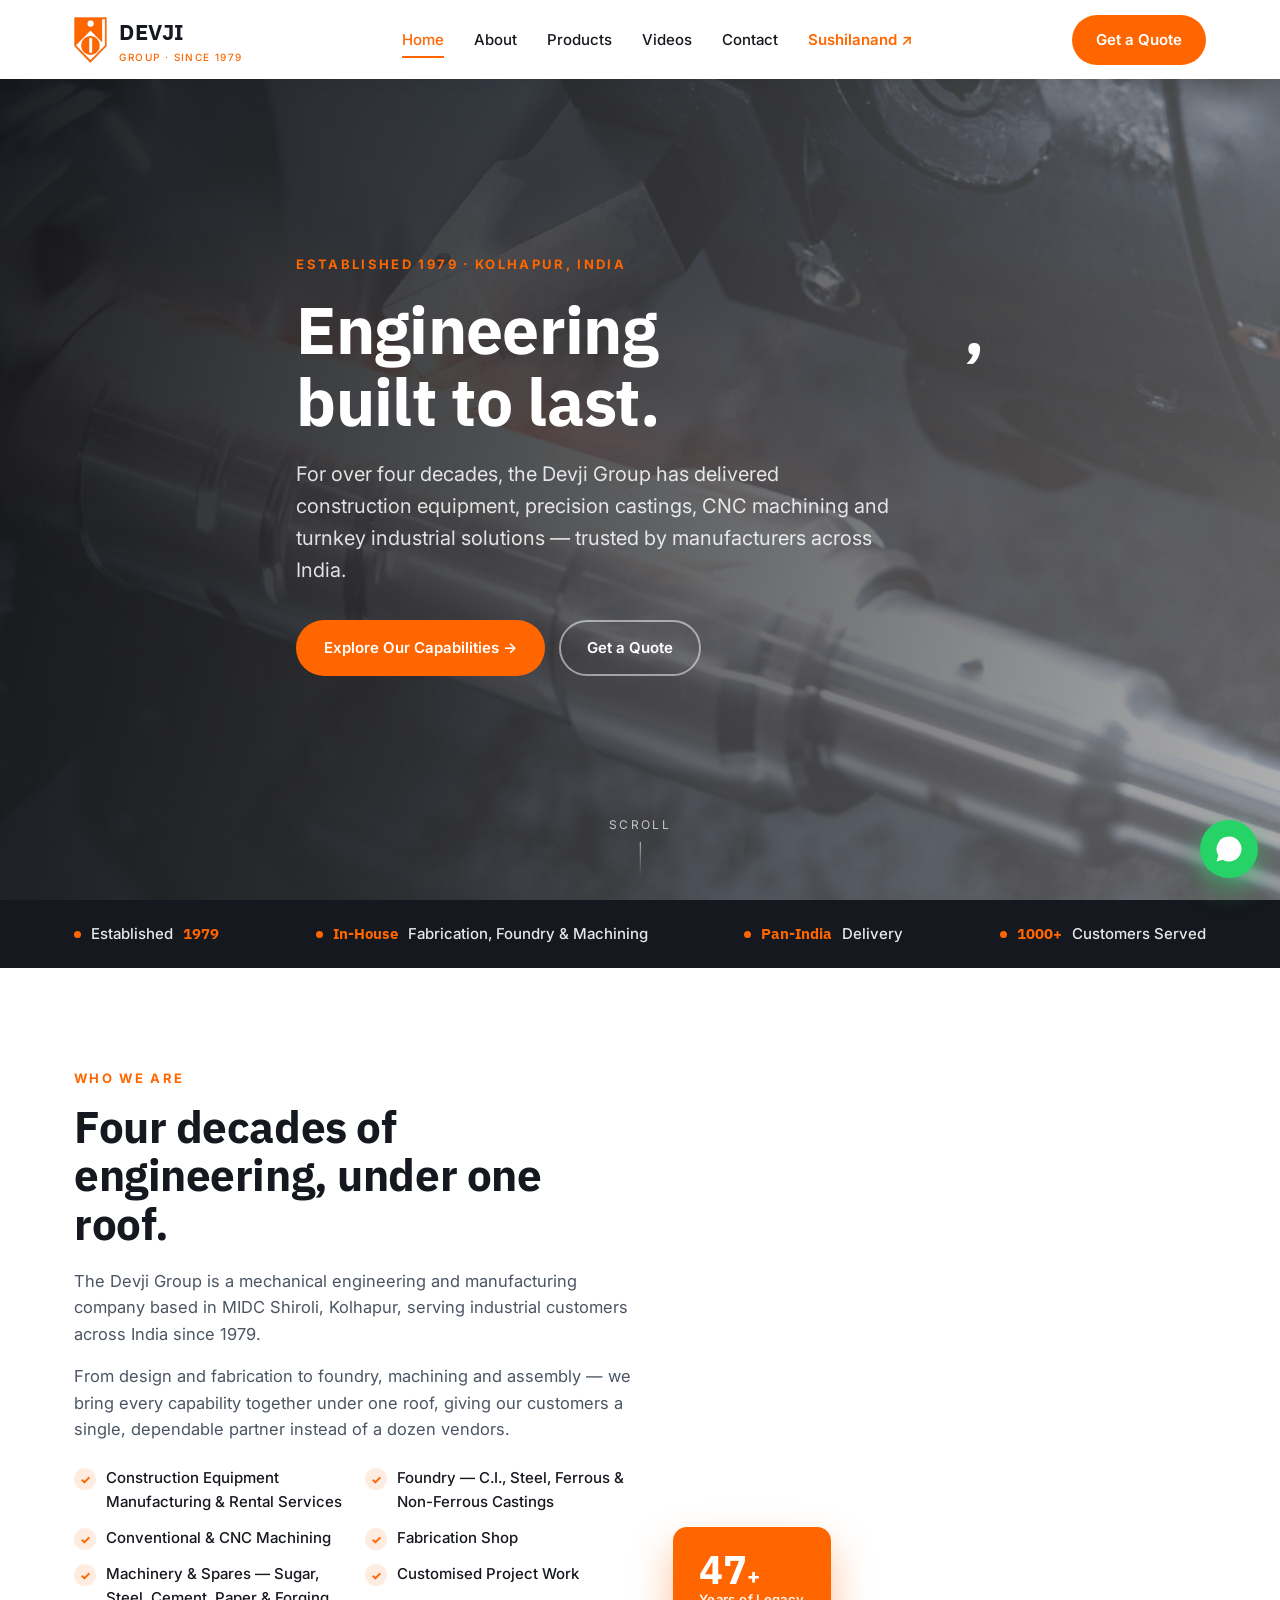
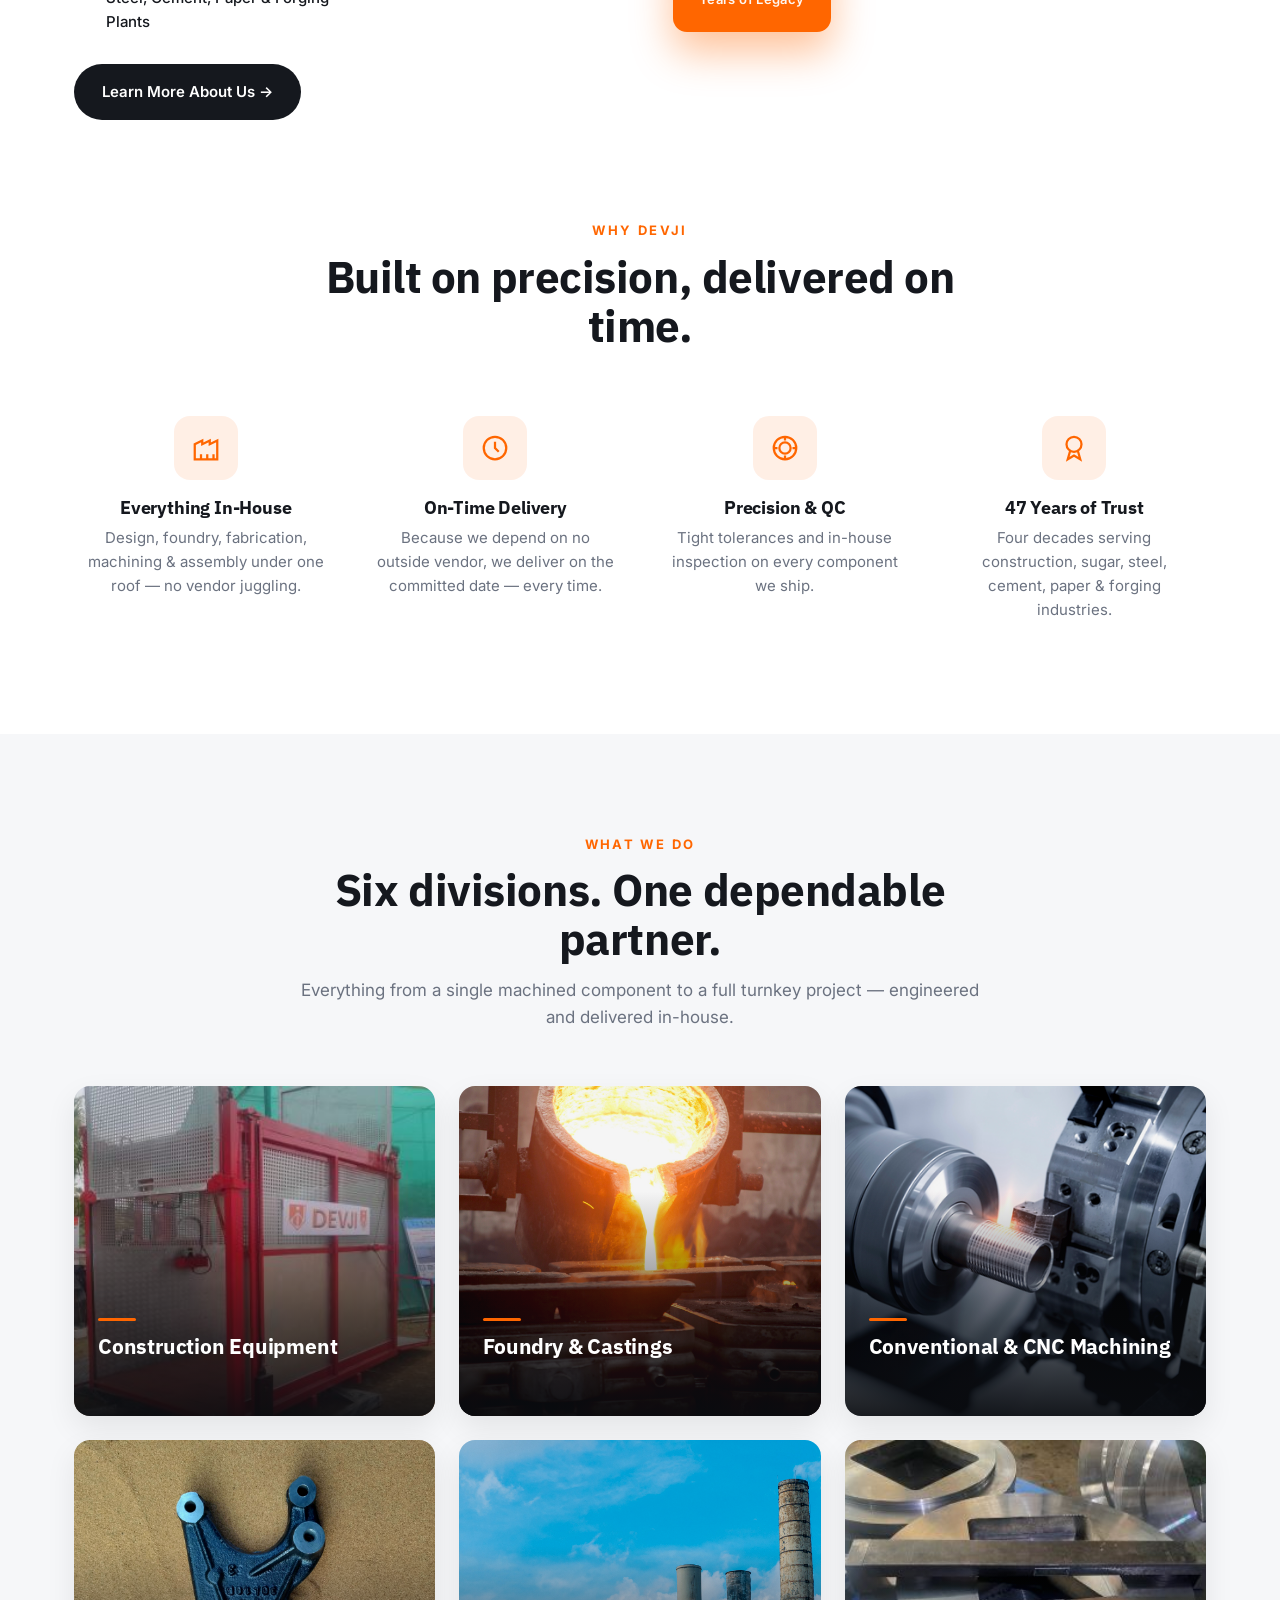
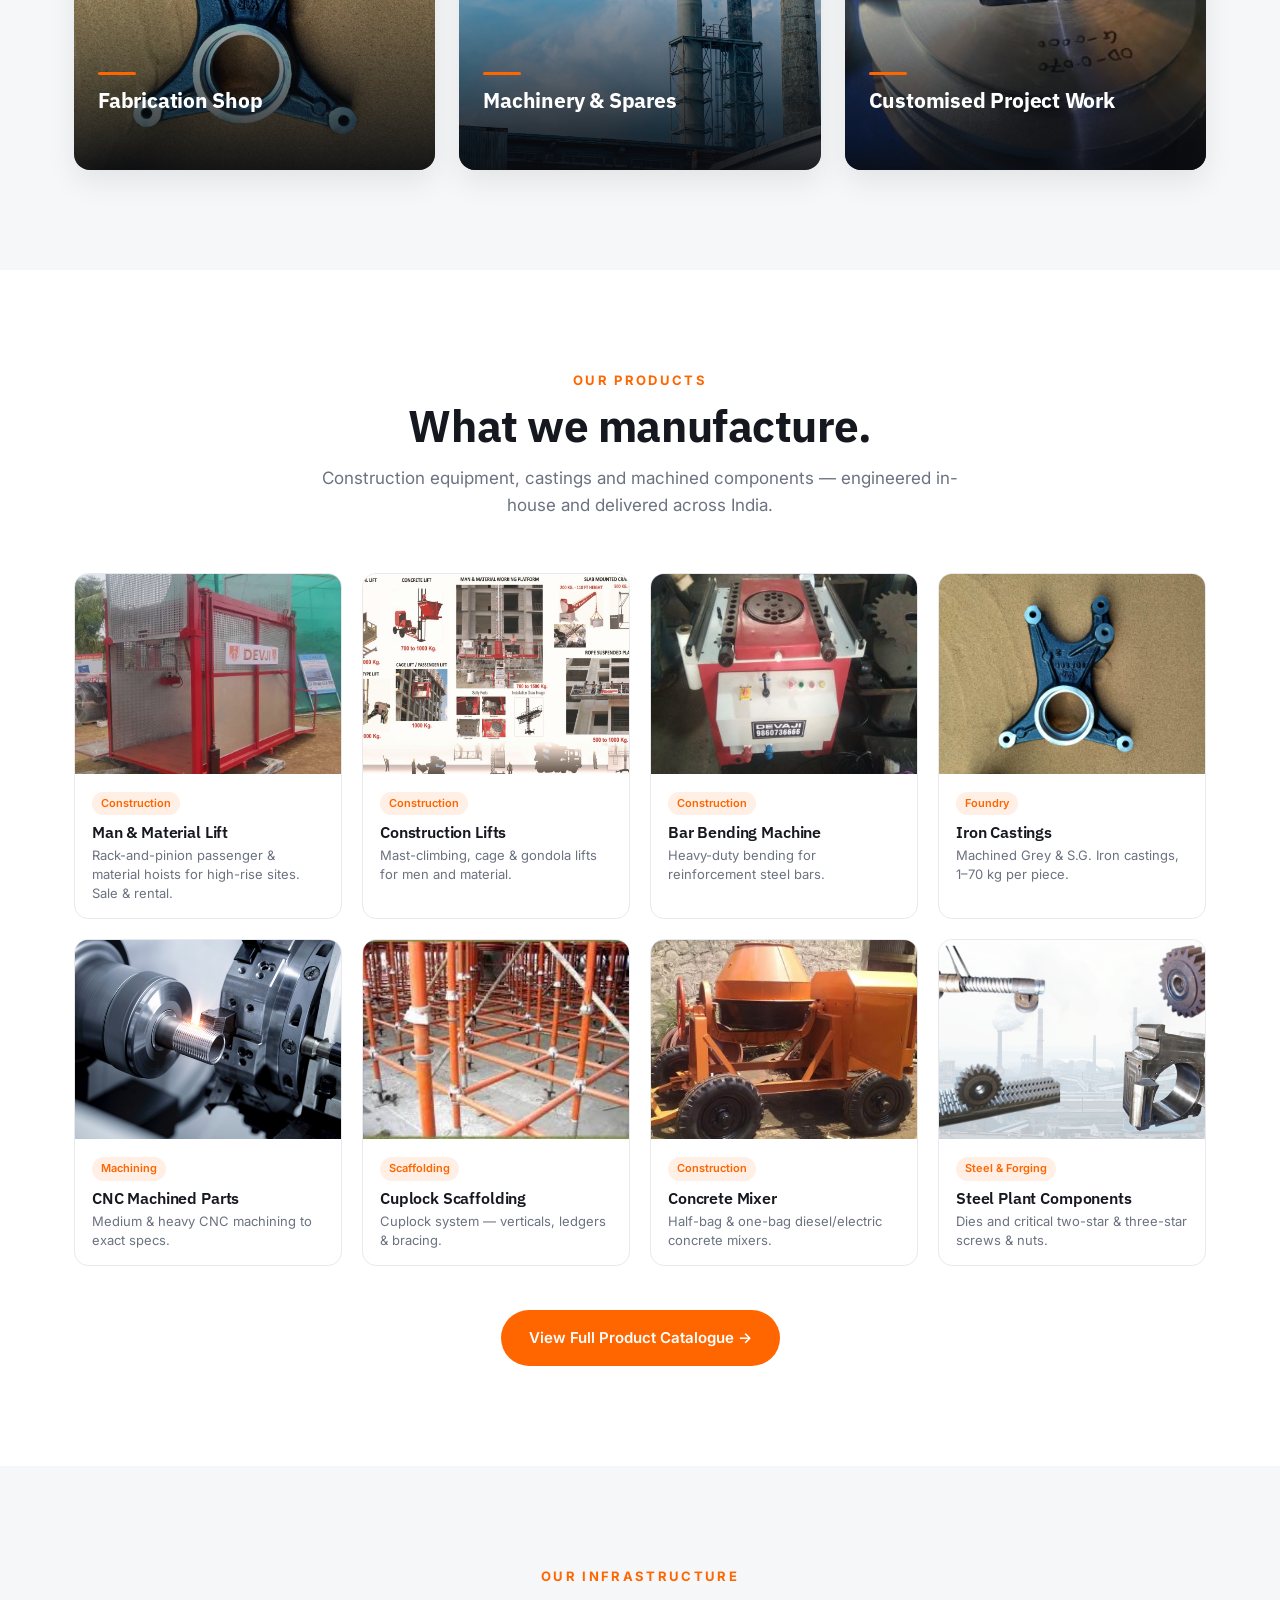
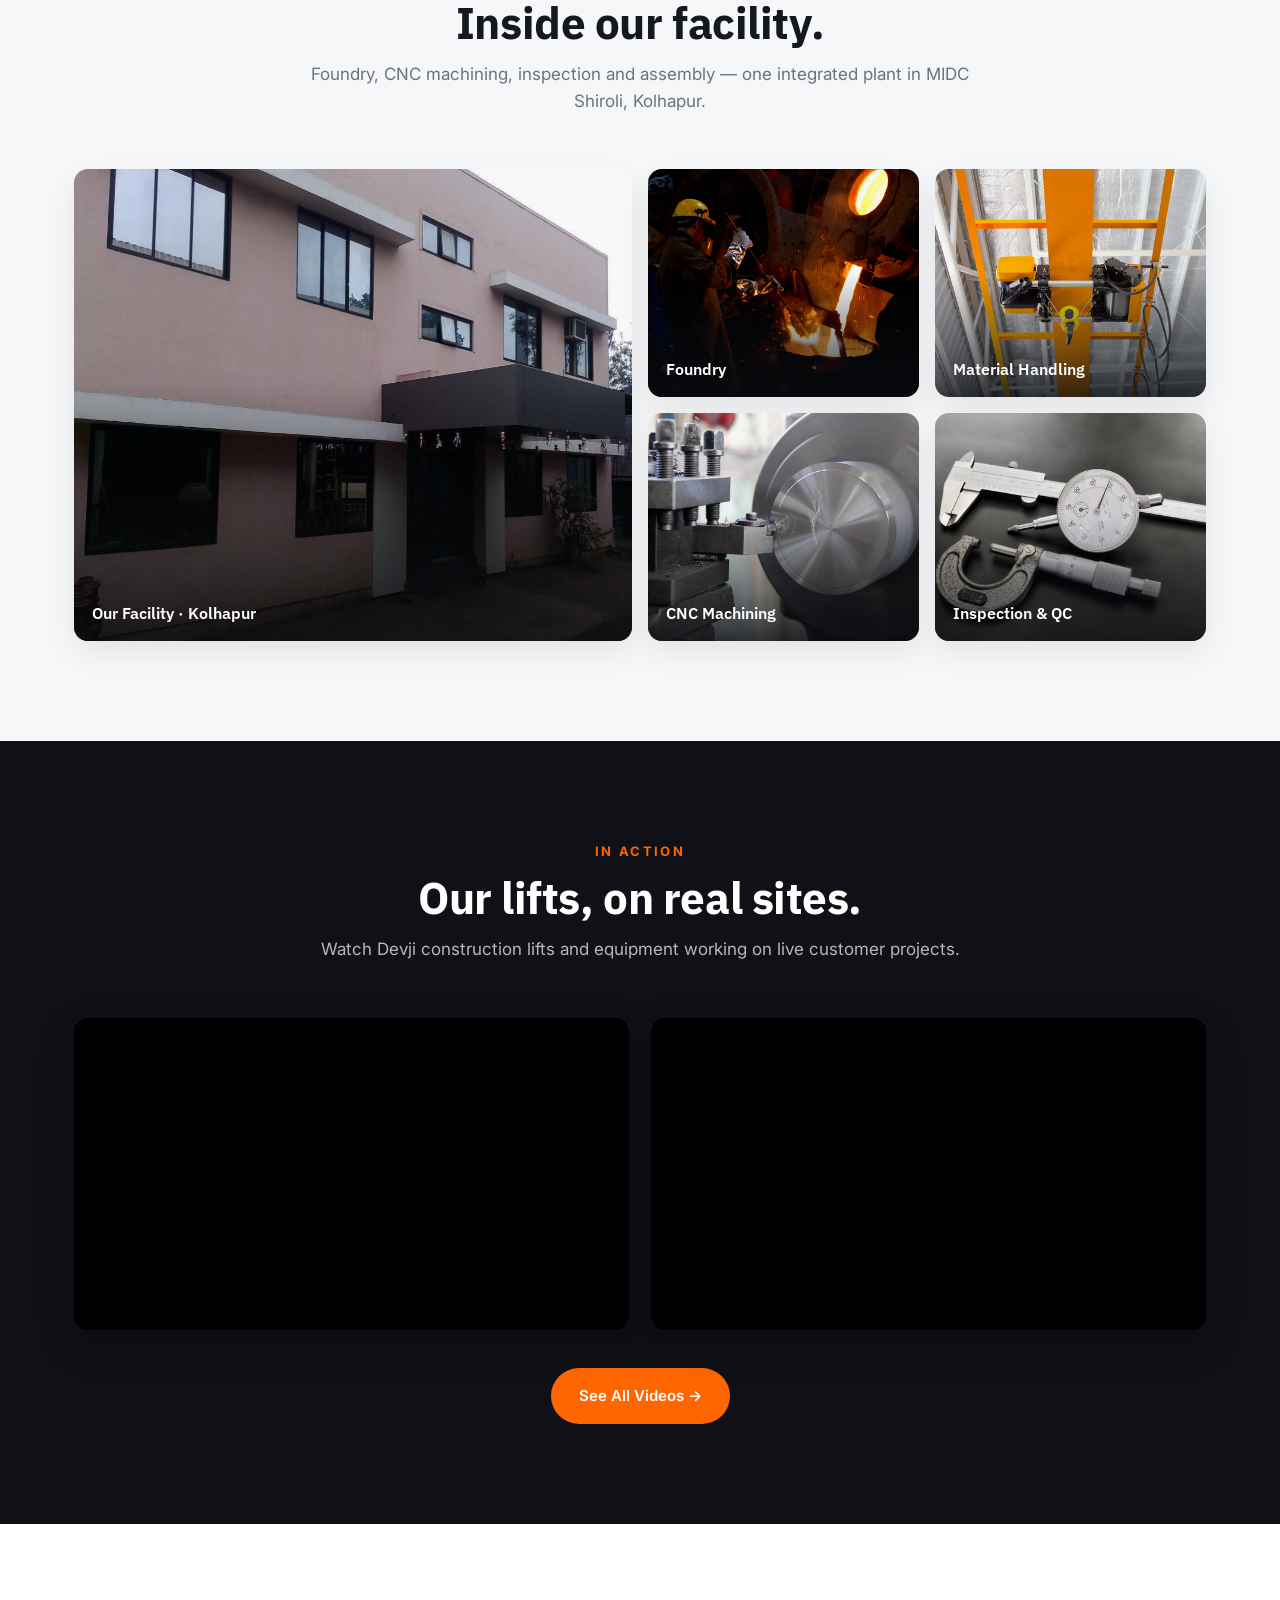
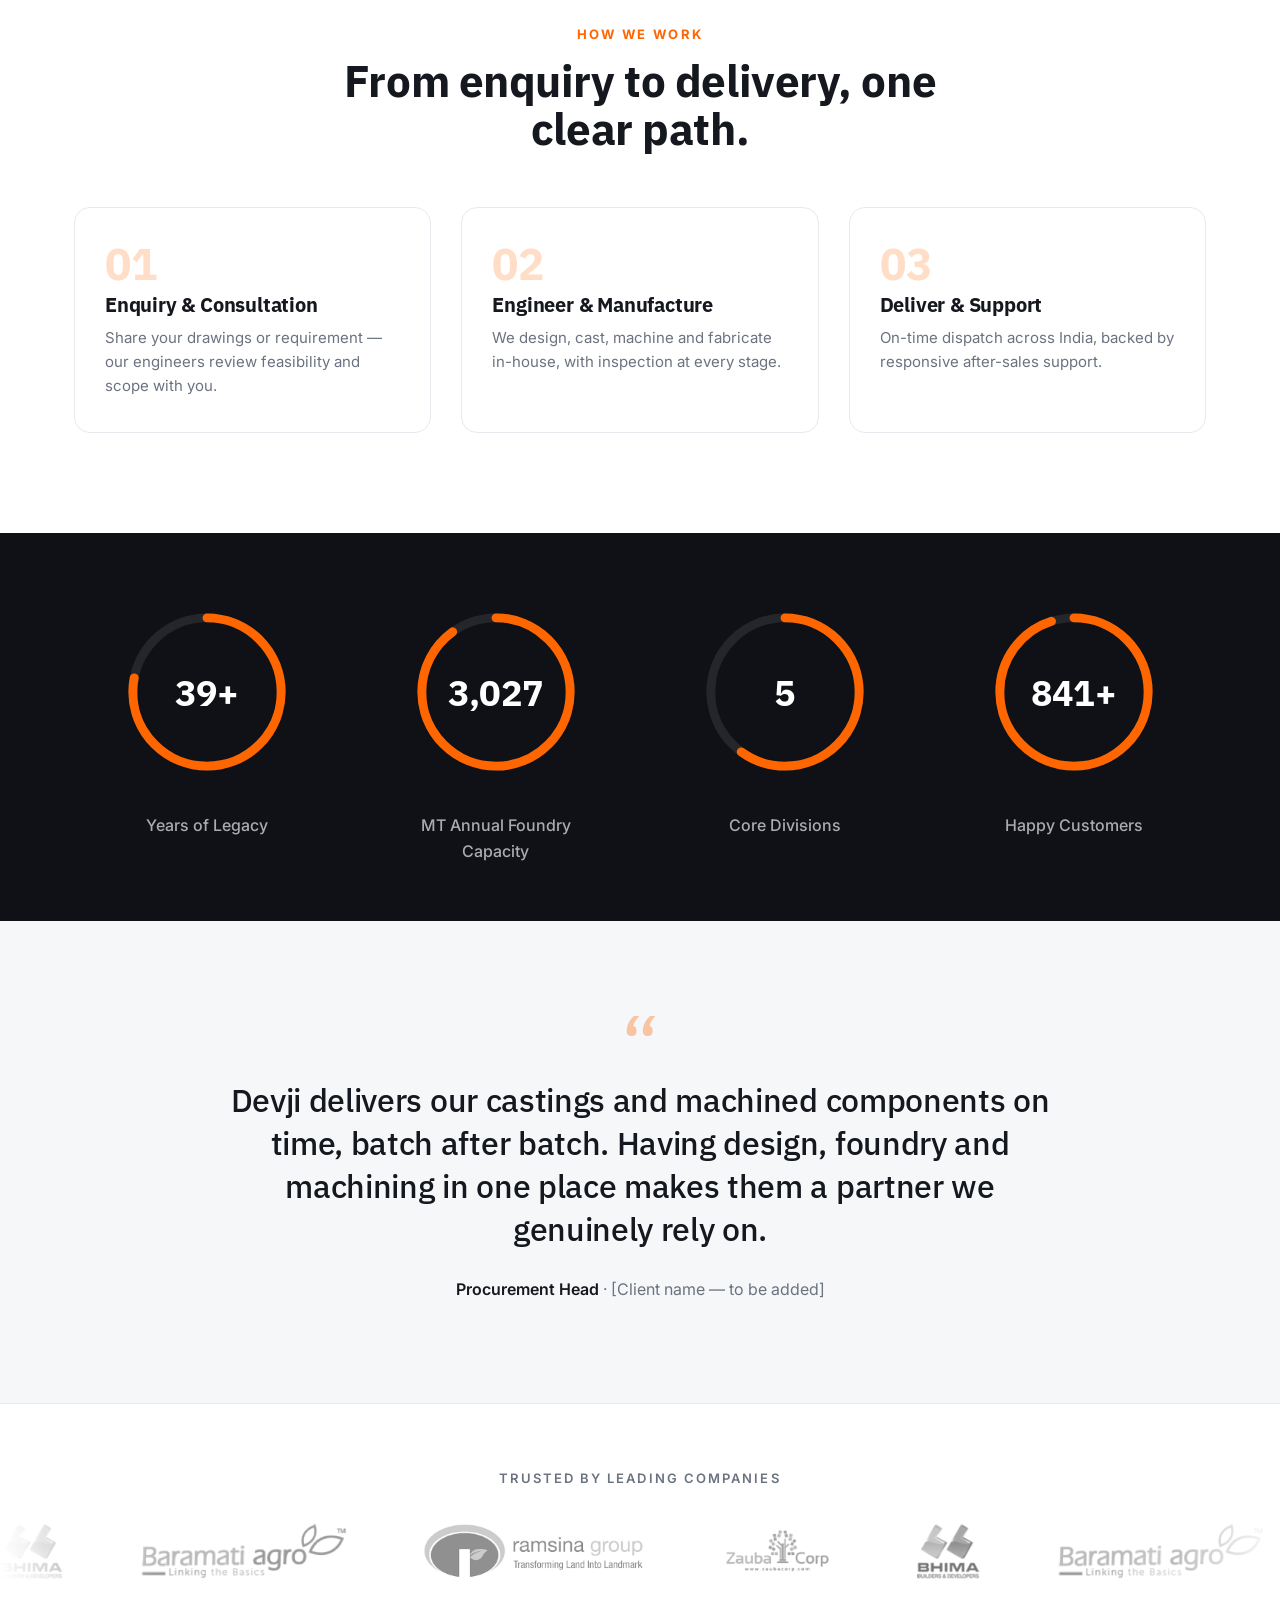
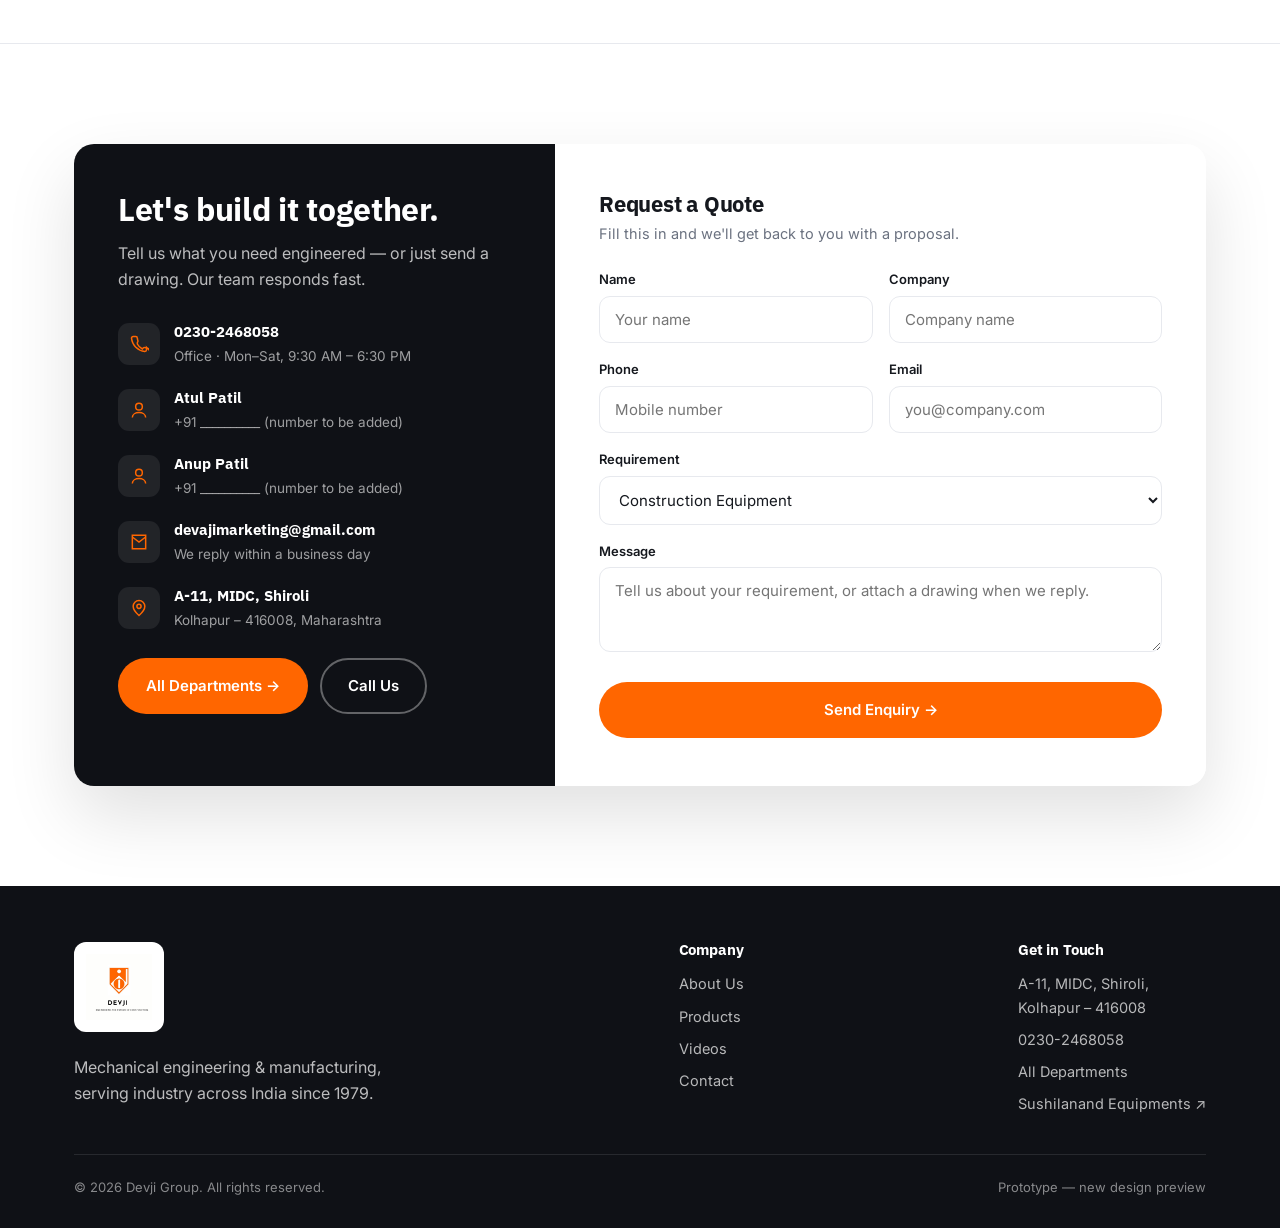
<file: index.html>
<!doctype html>
<html lang="en">
<head>
<meta charset="utf-8">
<meta name="viewport" content="width=device-width, initial-scale=1">
<title>Devji Group — Engineering reliability since 1979</title>
<link rel="icon" href="assets/devji-shield.png">
<link rel="preconnect" href="https://fonts.googleapis.com">
<link rel="preconnect" href="https://fonts.gstatic.com" crossorigin>
<link href="https://fonts.googleapis.com/css2?family=Inter:wght@400;500;600;700&family=IBM+Plex+Sans:wght@500;600;700&display=swap" rel="stylesheet">
<link rel="stylesheet" href="assets/style.css">
</head>
<body>

<header id="hdr">
  <div class="wrap nav">
    <a class="brand" href="index.html">
      <img class="mark-img" src="assets/devji-shield.png" alt="Devji">
      <span>DEVJI<small>Group · Since 1979</small></span>
    </a>
    <nav class="links">
      <a href="index.html" class="current">Home</a><a href="about.html">About</a><a href="products.html">Products</a><a href="videos.html">Videos</a><a href="contact.html">Contact</a><a href="sushilanand.html" class="accent">Sushilanand ↗</a>
    </nav>
    <a class="btn btn-primary" href="contact.html">Get a Quote</a>
    <button class="hamb" id="hamb" aria-label="Menu"><span></span><span></span><span></span></button>
  </div>
</header>
<div class="mobile-nav" id="mnav">
  <a href="index.html">Home</a><a href="about.html">About</a><a href="products.html">Products</a><a href="videos.html">Videos</a><a href="contact.html">Contact</a><a href="sushilanand.html">Sushilanand Equipments ↗</a>
  <a class="btn btn-primary" href="contact.html">Get a Quote</a>
</div>

<!-- HERO -->
<section class="hero" id="home">
  <div class="hero-parallax" id="heroPar"><div class="hero-bg"></div></div>
  <div class="hero-overlay"></div>
  <div class="wrap">
    <div class="hero-inner">
      <div class="eyebrow reveal">Established 1979 · Kolhapur, India</div>
      <h1 class="reveal d1"><span class="hl">Engineering <span class="rot"><span id="rotWord">reliability</span></span>,</span><br class="hl-br">built to last.</h1>
      <p class="lead reveal d2">For over four decades, the Devji Group has delivered construction equipment, precision castings, CNC machining and turnkey industrial solutions — trusted by manufacturers across India.</p>
      <div class="hero-cta reveal d3">
        <a class="btn btn-primary" href="#caps">Explore Our Capabilities →</a>
        <a class="btn btn-ghost" href="contact.html">Get a Quote</a>
      </div>
    </div>
  </div>
  <div class="hero-scroll">Scroll<i></i></div>
</section>

<!-- TRUST -->
<div class="trust">
  <div class="wrap">
    <div class="item"><span class="dot"></span> Established <b>1979</b></div>
    <div class="item"><span class="dot"></span> <b>In-House</b> Fabrication, Foundry &amp; Machining</div>
    <div class="item"><span class="dot"></span> <b>Pan-India</b> Delivery</div>
    <div class="item"><span class="dot"></span> <b>1000+</b> Customers Served</div>
  </div>
</div>

<!-- ABOUT -->
<section class="pad" id="about">
  <div class="wrap about">
    <div>
      <div class="eyebrow reveal">Who We Are</div>
      <h2 class="reveal d1">Four decades of engineering, under one roof.</h2>
      <p class="reveal d1">The Devji Group is a mechanical engineering and manufacturing company based in MIDC Shiroli, Kolhapur, serving industrial customers across India since 1979.</p>
      <p class="reveal d2">From design and fabrication to foundry, machining and assembly — we bring every capability together under one roof, giving our customers a single, dependable partner instead of a dozen vendors.</p>
      <ul class="checks reveal d2">
        <li><span class="tick">✓</span> Construction Equipment Manufacturing &amp; Rental Services</li>
        <li><span class="tick">✓</span> Foundry — C.I., Steel, Ferrous &amp; Non-Ferrous Castings</li>
        <li><span class="tick">✓</span> Conventional &amp; CNC Machining</li>
        <li><span class="tick">✓</span> Fabrication Shop</li>
        <li><span class="tick">✓</span> Machinery &amp; Spares — Sugar, Steel, Cement, Paper &amp; Forging Plants</li>
        <li><span class="tick">✓</span> Customised Project Work</li>
      </ul>
      <a class="btn btn-dark reveal d3" href="about.html">Learn More About Us →</a>
    </div>
    <div class="about-visual reveal d2">
      <div class="about-frame clip"><img src="assets/facility.jpg" alt="Devji Industries facility"></div>
      <div class="float-card"><div class="num">47<span style="font-size:22px">+</span></div><div class="lbl">Years of Legacy</div></div>
    </div>
  </div>
</section>

<!-- WHY -->
<section class="pad" style="padding-top:0" id="why">
  <div class="wrap">
    <div class="sec-head"><div class="eyebrow reveal">Why Devji</div><h2 class="reveal d1">Built on precision, delivered on time.</h2></div>
    <div class="why">
      <div class="why-item reveal"><div class="why-ic"><svg viewBox="0 0 24 24"><path d="M3 21V9l6-3v3l6-3v3l6-3v15z"/><path d="M8 21v-4M13 21v-4M18 21v-4"/></svg></div><h4>Everything In-House</h4><p>Design, foundry, fabrication, machining &amp; assembly under one roof — no vendor juggling.</p></div>
      <div class="why-item reveal d1"><div class="why-ic"><svg viewBox="0 0 24 24"><circle cx="12" cy="12" r="9"/><path d="M12 7v5l3 3"/></svg></div><h4>On-Time Delivery</h4><p>Because we depend on no outside vendor, we deliver on the committed date — every time.</p></div>
      <div class="why-item reveal d2"><div class="why-ic"><svg viewBox="0 0 24 24"><circle cx="12" cy="12" r="9"/><circle cx="12" cy="12" r="4.5"/><path d="M12 3v3M12 18v3M3 12h3M18 12h3"/></svg></div><h4>Precision &amp; QC</h4><p>Tight tolerances and in-house inspection on every component we ship.</p></div>
      <div class="why-item reveal d3"><div class="why-ic"><svg viewBox="0 0 24 24"><circle cx="12" cy="9" r="6"/><path d="M9 14l-2 7 5-3 5 3-2-7"/></svg></div><h4>47 Years of Trust</h4><p>Four decades serving construction, sugar, steel, cement, paper &amp; forging industries.</p></div>
    </div>
  </div>
</section>

<!-- CAPABILITIES -->
<section class="pad caps-sec" id="caps">
  <div class="wrap">
    <div class="sec-head">
      <div class="eyebrow reveal">What We Do</div>
      <h2 class="reveal d1">Six divisions. One dependable partner.</h2>
      <p class="reveal d2">Everything from a single machined component to a full turnkey project — engineered and delivered in-house.</p>
    </div>
    <div class="caps">
      <a class="cap reveal" href="products.html"><img src="assets/cat/man-material-lift.jpg" alt="Construction equipment"><div class="cap-body"><div class="cap-bar"></div><h3>Construction Equipment</h3><div class="cap-desc">Manufacturing &amp; rental services — man &amp; material hoists, cage &amp; gondola lifts, mast climbing platforms.</div><span class="cap-more">Explore →</span></div></a>
      <a class="cap reveal d1" href="products.html"><img src="assets/cap-foundry.png" alt="Foundry"><div class="cap-body"><div class="cap-bar"></div><h3>Foundry &amp; Castings</h3><div class="cap-desc">Castings in C.I., steel, ferrous &amp; non-ferrous — all major grades, machined to spec.</div><span class="cap-more">Explore →</span></div></a>
      <a class="cap reveal d2" href="products.html"><img src="assets/cap-cnc.png" alt="Machining"><div class="cap-body"><div class="cap-bar"></div><h3>Conventional &amp; CNC Machining</h3><div class="cap-desc">Conventional as well as CNC machining — medium &amp; heavy, to exact tolerances.</div><span class="cap-more">Explore →</span></div></a>
      <a class="cap reveal" href="products.html"><img src="assets/cat/casting.jpg" alt="Fabrication shop"><div class="cap-body"><div class="cap-bar"></div><h3>Fabrication Shop</h3><div class="cap-desc">In-house fabrication of structures, assemblies &amp; custom steelwork.</div><span class="cap-more">Explore →</span></div></a>
      <a class="cap reveal d1" href="products.html"><img src="assets/cap-plant.png" alt="Machinery and spares"><div class="cap-body"><div class="cap-bar"></div><h3>Machinery &amp; Spares</h3><div class="cap-desc">Machinery &amp; machinery spares for sugar, steel, cement, paper &amp; forging plants.</div><span class="cap-more">Explore →</span></div></a>
      <a class="cap reveal d2" href="products.html"><img src="assets/cap-machining.jpg" alt="Customised project work"><div class="cap-body"><div class="cap-bar"></div><h3>Customised Project Work</h3><div class="cap-desc">Bespoke, engineered-to-order project work — designed, built &amp; delivered in-house.</div><span class="cap-more">Explore →</span></div></a>
    </div>
  </div>
</section>

<!-- PRODUCTS CATALOG (preview) -->
<section class="pad" id="products">
  <div class="wrap">
    <div class="sec-head">
      <div class="eyebrow reveal">Our Products</div>
      <h2 class="reveal d1">What we manufacture.</h2>
      <p class="reveal d2">Construction equipment, castings and machined components — engineered in-house and delivered across India.</p>
    </div>
    <div class="catalog">
      <div class="pcard reveal"><div class="img"><img src="assets/cat/man-material-lift.jpg" alt="Man &amp; Material Lift"></div><div class="body"><span class="tag">Construction</span><h3>Man &amp; Material Lift</h3><p>Rack-and-pinion passenger &amp; material hoists for high-rise sites. Sale &amp; rental.</p></div></div>
      <div class="pcard reveal"><div class="img"><img src="assets/cat/construction-lift.png" alt="Construction Lift"></div><div class="body"><span class="tag">Construction</span><h3>Construction Lifts</h3><p>Mast-climbing, cage &amp; gondola lifts for men and material.</p></div></div>
      <div class="pcard reveal"><div class="img"><img src="assets/cat/bar-bending.jpg" alt="Bar Bending Machine"></div><div class="body"><span class="tag">Construction</span><h3>Bar Bending Machine</h3><p>Heavy-duty bending for reinforcement steel bars.</p></div></div>
      <div class="pcard reveal"><div class="img"><img src="assets/cat/casting.jpg" alt="Iron Castings"></div><div class="body"><span class="tag">Foundry</span><h3>Iron Castings</h3><p>Machined Grey &amp; S.G. Iron castings, 1–70 kg per piece.</p></div></div>
      <div class="pcard reveal"><div class="img"><img src="assets/cat/cnc.png" alt="CNC Components"></div><div class="body"><span class="tag">Machining</span><h3>CNC Machined Parts</h3><p>Medium &amp; heavy CNC machining to exact specs.</p></div></div>
      <div class="pcard reveal"><div class="img"><img src="assets/cat/cuplock.jpg" alt="Cuplock Scaffolding"></div><div class="body"><span class="tag">Scaffolding</span><h3>Cuplock Scaffolding</h3><p>Cuplock system — verticals, ledgers &amp; bracing.</p></div></div>
      <div class="pcard reveal"><div class="img"><img src="assets/cat/mixer.jpg" alt="Concrete Mixer"></div><div class="body"><span class="tag">Construction</span><h3>Concrete Mixer</h3><p>Half-bag &amp; one-bag diesel/electric concrete mixers.</p></div></div>
      <div class="pcard reveal"><div class="img"><img src="assets/cat/steel-plant.png" alt="Steel Plant Components"></div><div class="body"><span class="tag">Steel &amp; Forging</span><h3>Steel Plant Components</h3><p>Dies and critical two-star &amp; three-star screws &amp; nuts.</p></div></div>
    </div>
    <div style="text-align:center;margin-top:44px"><a class="btn btn-primary reveal" href="products.html">View Full Product Catalogue →</a></div>
  </div>
</section>

<!-- INFRASTRUCTURE -->
<section class="pad caps-sec" id="infra">
  <div class="wrap">
    <div class="sec-head">
      <div class="eyebrow reveal">Our Infrastructure</div>
      <h2 class="reveal d1">Inside our facility.</h2>
      <p class="reveal d2">Foundry, CNC machining, inspection and assembly — one integrated plant in MIDC Shiroli, Kolhapur.</p>
    </div>
    <div class="bento reveal d1">
      <div class="bt big"><img src="assets/facility.jpg" alt="Devji facility"><span>Our Facility · Kolhapur</span></div>
      <div class="bt"><img src="assets/infra-foundry.png" alt="Foundry"><span>Foundry</span></div>
      <div class="bt"><img src="assets/infra-crane.png" alt="Material handling"><span>Material Handling</span></div>
      <div class="bt"><img src="assets/infra-lathe.png" alt="Machining"><span>CNC Machining</span></div>
      <div class="bt"><img src="assets/infra-inspection.png" alt="Inspection"><span>Inspection &amp; QC</span></div>
    </div>
  </div>
</section>

<!-- VIDEOS (preview) -->
<section class="pad videos-sec" id="videos">
  <div class="wrap">
    <div class="sec-head">
      <div class="eyebrow reveal" style="color:var(--orange)">In Action</div>
      <h2 class="reveal d1">Our lifts, on real sites.</h2>
      <p class="reveal d2" style="color:rgba(255,255,255,.7)">Watch Devji construction lifts and equipment working on live customer projects.</p>
    </div>
    <div class="vgrid">
      <div class="vid reveal"><iframe src="https://www.youtube-nocookie.com/embed/VjLJBnm6mVE" title="Platform Lifts Manufactured by Devji" loading="lazy" allow="accelerometer; encrypted-media; gyroscope; picture-in-picture" allowfullscreen></iframe></div>
      <div class="vid reveal d1"><iframe src="https://www.youtube-nocookie.com/embed/5WIGZxOyjjI" title="Devji Kolhapur" loading="lazy" allow="accelerometer; encrypted-media; gyroscope; picture-in-picture" allowfullscreen></iframe></div>
    </div>
    <div style="text-align:center;margin-top:38px"><a class="btn btn-primary reveal" href="videos.html">See All Videos →</a></div>
  </div>
</section>

<!-- HOW WE WORK -->
<section class="pad" id="how">
  <div class="wrap">
    <div class="sec-head"><div class="eyebrow reveal">How We Work</div><h2 class="reveal d1">From enquiry to delivery, one clear path.</h2></div>
    <div class="steps">
      <div class="step reveal"><div class="no">01</div><h4>Enquiry &amp; Consultation</h4><p>Share your drawings or requirement — our engineers review feasibility and scope with you.</p></div>
      <div class="step reveal d1"><div class="no">02</div><h4>Engineer &amp; Manufacture</h4><p>We design, cast, machine and fabricate in-house, with inspection at every stage.</p></div>
      <div class="step reveal d2"><div class="no">03</div><h4>Deliver &amp; Support</h4><p>On-time dispatch across India, backed by responsive after-sales support.</p></div>
    </div>
  </div>
</section>

<!-- STATS gauges -->
<div class="stats">
  <div class="wrap">
    <div class="gauge reveal"><div class="ring"><svg viewBox="0 0 150 150" width="206" height="206"><circle class="track" cx="75" cy="75" r="54"/><circle class="prog" cx="75" cy="75" r="54" data-pct=".78"/></svg><div class="val" data-count="47" data-suffix="+">0</div></div><div class="lbl">Years of Legacy</div></div>
    <div class="gauge reveal d1"><div class="ring"><svg viewBox="0 0 150 150" width="206" height="206"><circle class="track" cx="75" cy="75" r="54"/><circle class="prog" cx="75" cy="75" r="54" data-pct=".9"/></svg><div class="val" data-count="3600">0</div></div><div class="lbl">MT Annual Foundry Capacity</div></div>
    <div class="gauge reveal d2"><div class="ring"><svg viewBox="0 0 150 150" width="206" height="206"><circle class="track" cx="75" cy="75" r="54"/><circle class="prog" cx="75" cy="75" r="54" data-pct=".6"/></svg><div class="val" data-count="6">0</div></div><div class="lbl">Core Divisions</div></div>
    <div class="gauge reveal d3"><div class="ring"><svg viewBox="0 0 150 150" width="206" height="206"><circle class="track" cx="75" cy="75" r="54"/><circle class="prog" cx="75" cy="75" r="54" data-pct=".95"/></svg><div class="val" data-count="1000" data-suffix="+">0</div></div><div class="lbl">Happy Customers</div></div>
  </div>
</div>

<!-- TESTIMONIAL -->
<section class="pad testi">
  <div class="wrap">
    <div class="card reveal">
      <div class="qmark">&ldquo;</div>
      <blockquote>Devji delivers our castings and machined components on time, batch after batch. Having design, foundry and machining in one place makes them a partner we genuinely rely on.</blockquote>
      <div class="who">Procurement Head <span>· [Client name — to be added]</span></div>
    </div>
  </div>
</section>

<!-- CLIENTS -->
<div class="clients">
  <div class="cap-note reveal">Trusted by leading companies</div>
  <div class="marquee"><div class="mtrack">
    <img src="assets/client-bhima.png" alt="Bhima"><img src="assets/client-baramati.png" alt="Baramati Agro"><img src="assets/client-ramsina.png" alt="Ramsina"><img src="assets/client-zauba.png" alt="Zauba">
    <img src="assets/client-bhima.png" alt=""><img src="assets/client-baramati.png" alt=""><img src="assets/client-ramsina.png" alt=""><img src="assets/client-zauba.png" alt="">
  </div></div>
</div>

<!-- CONTACT (preview) -->
<section class="pad contact" id="contact">
  <div class="wrap">
    <div class="contact-grid">
      <div class="c-info">
        <h2>Let's build it together.</h2>
        <p>Tell us what you need engineered — or just send a drawing. Our team responds fast.</p>
        <div class="c-line"><span class="ci"><svg viewBox="0 0 24 24"><path d="M21 16v3a2 2 0 0 1-2 2 18 18 0 0 1-16-16 2 2 0 0 1 2-2h3a2 2 0 0 1 2 2c.1 1 .3 2 .6 2.9a2 2 0 0 1-.5 2.1L10 12a15 15 0 0 0 6 6l1-1.1a2 2 0 0 1 2.1-.5c.9.3 1.9.5 2.9.6a2 2 0 0 1 2 2z"/></svg></span><div><b>0230-2468058</b><span>Office · Mon–Sat, 9:30 AM – 6:30 PM</span></div></div>
        <div class="c-line"><span class="ci"><svg viewBox="0 0 24 24"><circle cx="12" cy="8" r="4"/><path d="M4 21c0-4 4-6 8-6s8 2 8 6"/></svg></span><div><b>Atul Patil</b><span>+91 __________ (number to be added)</span></div></div>
        <div class="c-line"><span class="ci"><svg viewBox="0 0 24 24"><circle cx="12" cy="8" r="4"/><path d="M4 21c0-4 4-6 8-6s8 2 8 6"/></svg></span><div><b>Anup Patil</b><span>+91 __________ (number to be added)</span></div></div>
        <div class="c-line"><span class="ci"><svg viewBox="0 0 24 24"><path d="M4 4h16v16H4z"/><path d="M4 6l8 6 8-6"/></svg></span><div><b>devajimarketing@gmail.com</b><span>We reply within a business day</span></div></div>
        <div class="c-line"><span class="ci"><svg viewBox="0 0 24 24"><path d="M12 21s-7-6-7-11a7 7 0 0 1 14 0c0 5-7 11-7 11z"/><circle cx="12" cy="10" r="2.5"/></svg></span><div><b>A-11, MIDC, Shiroli</b><span>Kolhapur – 416008, Maharashtra</span></div></div>
        <div class="c-btns">
          <a class="btn btn-primary" href="contact.html">All Departments →</a>
          <a class="btn btn-ghost" style="border-color:rgba(255,255,255,.35);color:#fff" href="tel:02302468058">Call Us</a>
        </div>
      </div>
      <div class="c-form">
        <h3>Request a Quote</h3>
        <p>Fill this in and we'll get back to you with a proposal.</p>
        <div class="field-row">
          <div class="field"><label>Name</label><input type="text" placeholder="Your name"></div>
          <div class="field"><label>Company</label><input type="text" placeholder="Company name"></div>
        </div>
        <div class="field-row">
          <div class="field"><label>Phone</label><input type="tel" placeholder="Mobile number"></div>
          <div class="field"><label>Email</label><input type="email" placeholder="you@company.com"></div>
        </div>
        <div class="field"><label>Requirement</label>
          <select><option>Construction Equipment</option><option>Foundry &amp; Castings</option><option>CNC Machining</option><option>Sugar &amp; Steel Plant</option><option>Material Handling</option><option>Custom Project Work</option><option>Other</option></select>
        </div>
        <div class="field"><label>Message</label><textarea rows="3" placeholder="Tell us about your requirement, or attach a drawing when we reply."></textarea></div>
        <a class="btn btn-primary" href="#">Send Enquiry →</a>
      </div>
    </div>
  </div>
</section>

<!-- FOOTER -->
<footer>
  <div class="wrap">
    <div class="foot-top">
      <div class="foot-brand">
        <span class="foot-logo"><img src="assets/devji-logo.png" alt="Devji Industries"></span>
        <p>Mechanical engineering &amp; manufacturing, serving industry across India since 1979.</p>
      </div>
      <div class="foot-col"><h4>Company</h4><a href="about.html">About Us</a><a href="products.html">Products</a><a href="videos.html">Videos</a><a href="contact.html">Contact</a></div>
      <div class="foot-col"><h4>Get in Touch</h4><p>A-11, MIDC, Shiroli,<br>Kolhapur – 416008</p><a href="tel:02302468058">0230-2468058</a><a href="contact.html">All Departments</a><a href="sushilanand.html">Sushilanand Equipments ↗</a></div>
    </div>
    <div class="foot-bottom"><span>© 2026 Devji Group. All rights reserved.</span><span>Prototype — new design preview</span></div>
  </div>
</footer>

<a class="wa-float" href="https://wa.me/919890824779" target="_blank" rel="noopener" aria-label="WhatsApp"><svg viewBox="0 0 24 24"><path d="M17.5 14.4c-.3-.2-1.7-.9-2-1-.3-.1-.5-.2-.7.1l-.9 1.1c-.2.2-.3.2-.6.1a8 8 0 0 1-2.4-1.5 9 9 0 0 1-1.6-2c-.2-.3 0-.5.1-.6l.5-.6c.1-.2.2-.3.3-.5s0-.4 0-.5l-.9-2.2c-.2-.6-.5-.5-.7-.5H6.7c-.2 0-.5.1-.7.3a3 3 0 0 0-1 2.4A5.5 5.5 0 0 0 6.2 12a12 12 0 0 0 4.6 4c.6.3 1.1.4 1.5.6.6.2 1.2.2 1.6.1.5-.1 1.7-.7 1.9-1.4.2-.6.2-1.2.2-1.3l-.5-.6zM12 2a10 10 0 0 0-8.5 15.2L2 22l4.9-1.4A10 10 0 1 0 12 2z"/></svg></a>

<script src="assets/app.js"></script>
</body>
</html>
</file>
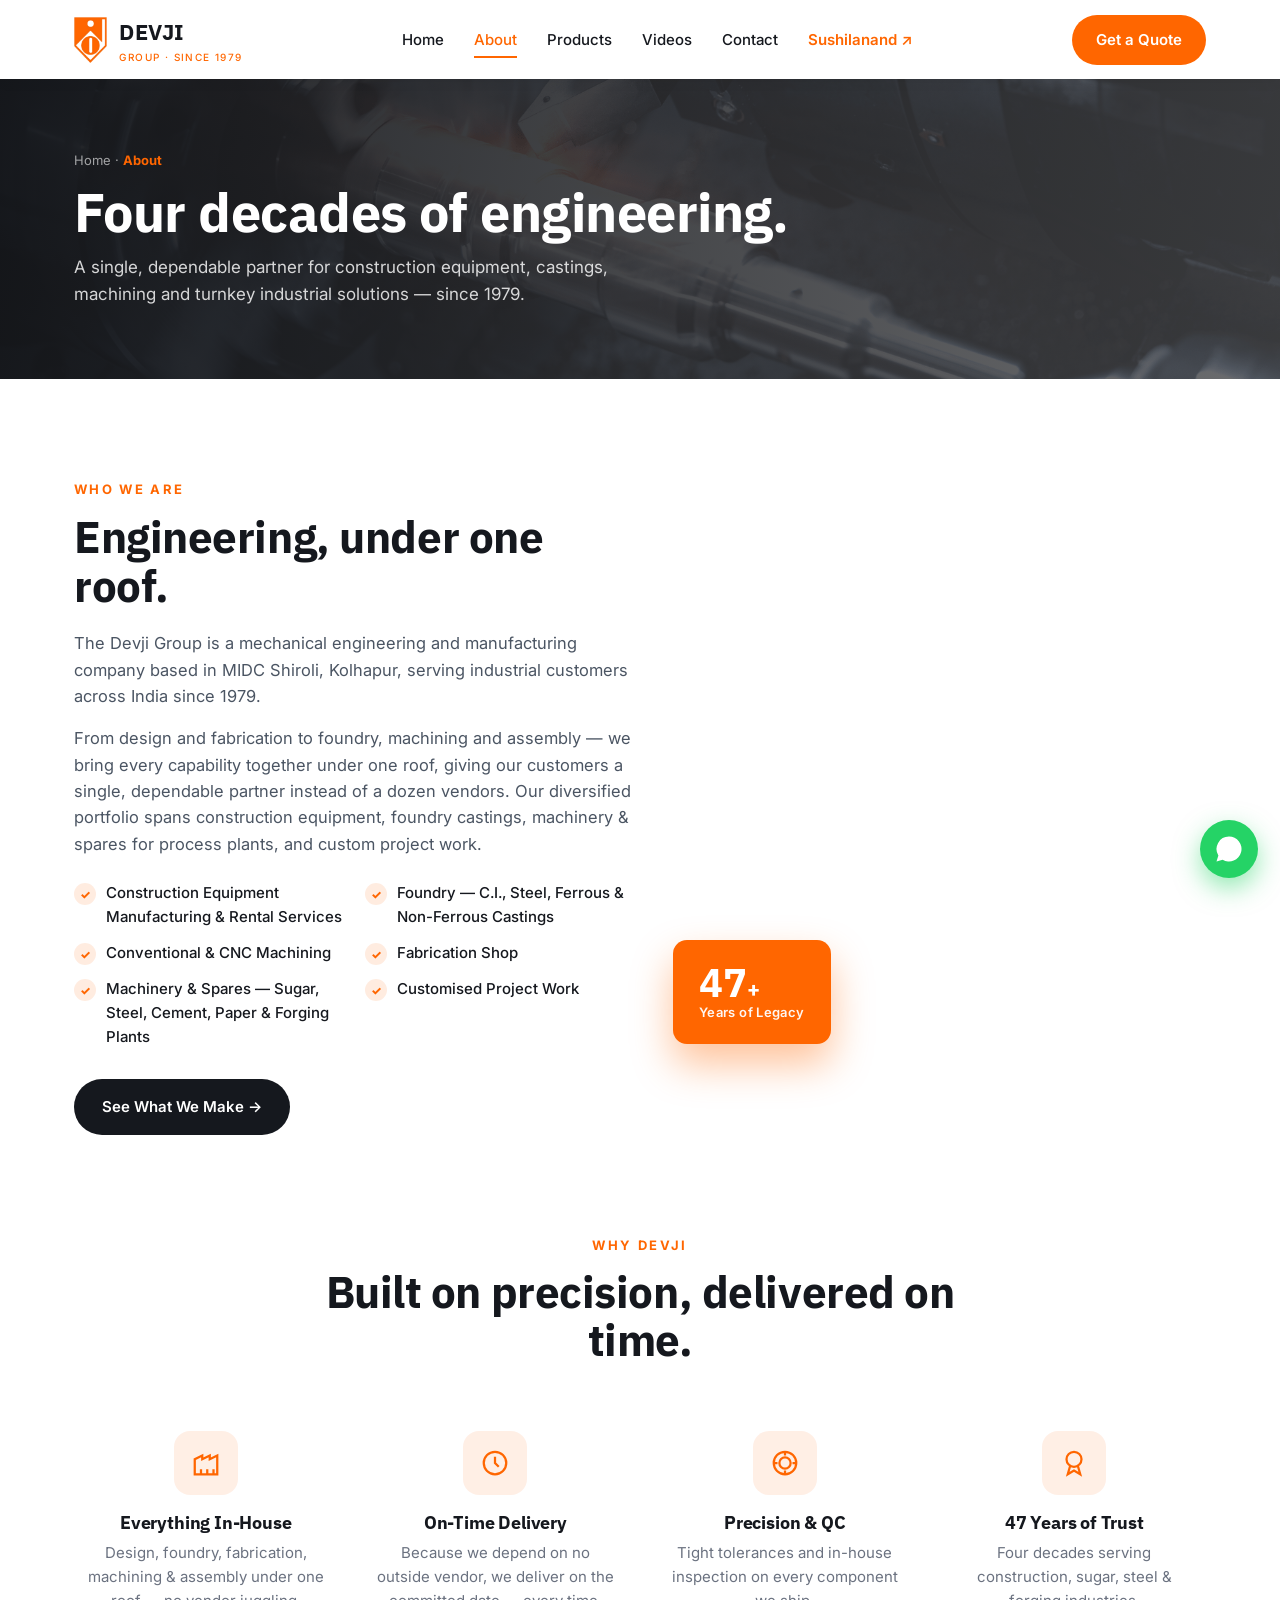
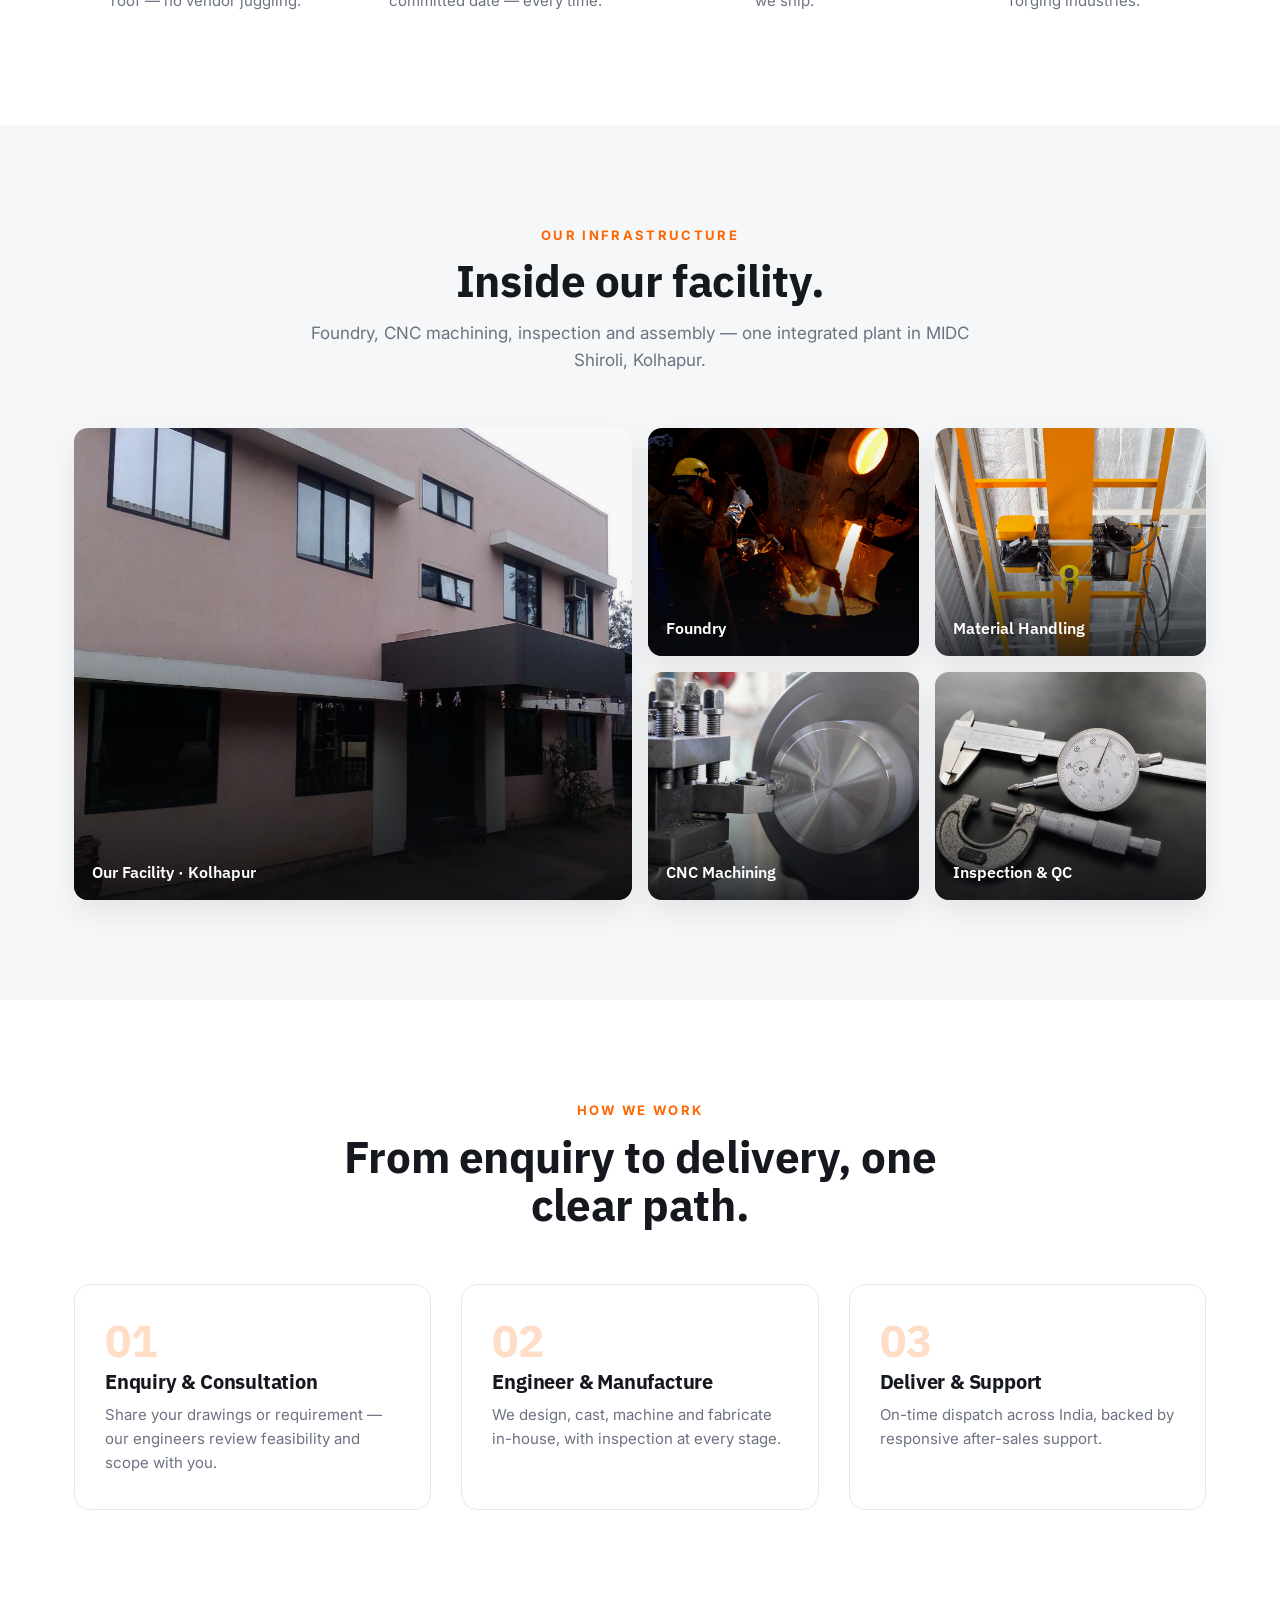
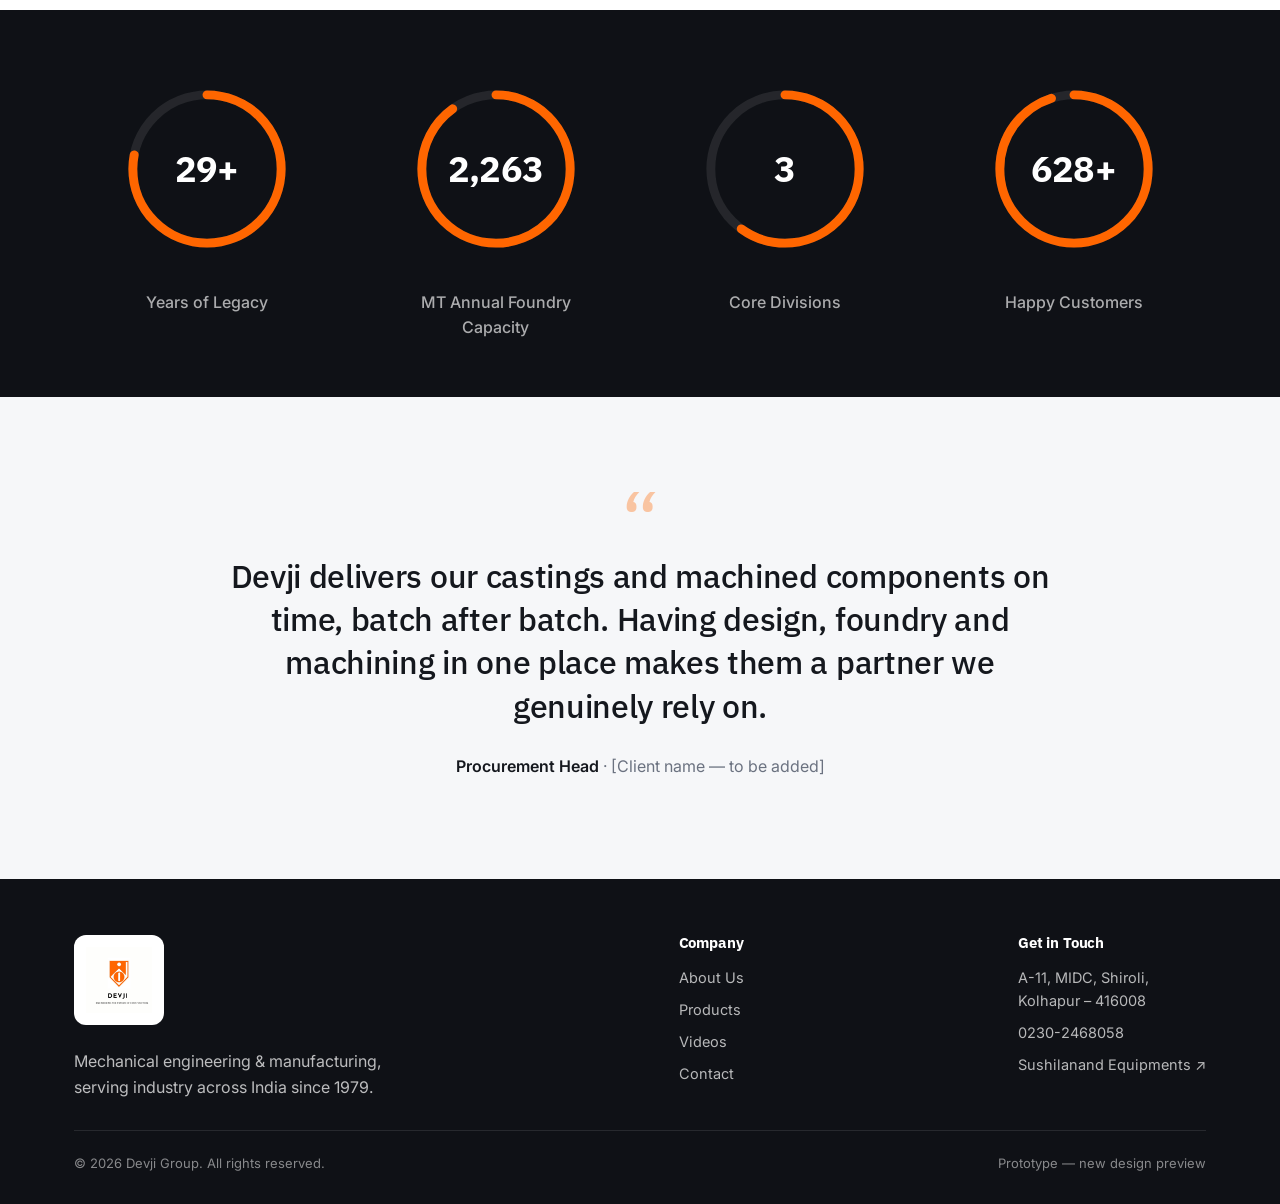
<file: about.html>
<!doctype html>
<html lang="en">
<head>
<meta charset="utf-8">
<meta name="viewport" content="width=device-width, initial-scale=1">
<title>About — Devji Group</title>
<link rel="icon" href="assets/devji-shield.png">
<link rel="preconnect" href="https://fonts.googleapis.com"><link rel="preconnect" href="https://fonts.gstatic.com" crossorigin>
<link href="https://fonts.googleapis.com/css2?family=Inter:wght@400;500;600;700&family=IBM+Plex+Sans:wght@500;600;700&display=swap" rel="stylesheet">
<link rel="stylesheet" href="assets/style.css">
</head>
<body>

<header id="hdr">
  <div class="wrap nav">
    <a class="brand" href="index.html"><img class="mark-img" src="assets/devji-shield.png" alt="Devji"><span>DEVJI<small>Group · Since 1979</small></span></a>
    <nav class="links"><a href="index.html">Home</a><a href="about.html" class="current">About</a><a href="products.html">Products</a><a href="videos.html">Videos</a><a href="contact.html">Contact</a><a href="sushilanand.html" class="accent">Sushilanand ↗</a></nav>
    <a class="btn btn-primary" href="contact.html">Get a Quote</a>
    <button class="hamb" id="hamb" aria-label="Menu"><span></span><span></span><span></span></button>
  </div>
</header>
<div class="mobile-nav" id="mnav"><a href="index.html">Home</a><a href="about.html">About</a><a href="products.html">Products</a><a href="videos.html">Videos</a><a href="contact.html">Contact</a><a href="sushilanand.html">Sushilanand Equipments ↗</a><a class="btn btn-primary" href="contact.html">Get a Quote</a></div>

<section class="page-hero"><div class="pbg" style="background-image:url('assets/hero-cnc.png')"></div>
  <div class="wrap"><div class="crumb">Home · <b>About</b></div><h1>Four decades of engineering.</h1><p>A single, dependable partner for construction equipment, castings, machining and turnkey industrial solutions — since 1979.</p></div>
</section>

<!-- ABOUT -->
<section class="pad" id="about">
  <div class="wrap about">
    <div>
      <div class="eyebrow reveal">Who We Are</div>
      <h2 class="reveal d1">Engineering, under one roof.</h2>
      <p class="reveal d1">The Devji Group is a mechanical engineering and manufacturing company based in MIDC Shiroli, Kolhapur, serving industrial customers across India since 1979.</p>
      <p class="reveal d2">From design and fabrication to foundry, machining and assembly — we bring every capability together under one roof, giving our customers a single, dependable partner instead of a dozen vendors. Our diversified portfolio spans construction equipment, foundry castings, machinery &amp; spares for process plants, and custom project work.</p>
      <ul class="checks reveal d2">
        <li><span class="tick">✓</span> Construction Equipment Manufacturing &amp; Rental Services</li>
        <li><span class="tick">✓</span> Foundry — C.I., Steel, Ferrous &amp; Non-Ferrous Castings</li>
        <li><span class="tick">✓</span> Conventional &amp; CNC Machining</li>
        <li><span class="tick">✓</span> Fabrication Shop</li>
        <li><span class="tick">✓</span> Machinery &amp; Spares — Sugar, Steel, Cement, Paper &amp; Forging Plants</li>
        <li><span class="tick">✓</span> Customised Project Work</li>
      </ul>
      <a class="btn btn-dark reveal d3" href="products.html">See What We Make →</a>
    </div>
    <div class="about-visual reveal d2">
      <div class="about-frame clip"><img src="assets/facility.jpg" alt="Devji Industries facility"></div>
      <div class="float-card"><div class="num">47<span style="font-size:22px">+</span></div><div class="lbl">Years of Legacy</div></div>
    </div>
  </div>
</section>

<!-- WHY -->
<section class="pad" style="padding-top:0">
  <div class="wrap">
    <div class="sec-head"><div class="eyebrow reveal">Why Devji</div><h2 class="reveal d1">Built on precision, delivered on time.</h2></div>
    <div class="why">
      <div class="why-item reveal"><div class="why-ic"><svg viewBox="0 0 24 24"><path d="M3 21V9l6-3v3l6-3v3l6-3v15z"/><path d="M8 21v-4M13 21v-4M18 21v-4"/></svg></div><h4>Everything In-House</h4><p>Design, foundry, fabrication, machining &amp; assembly under one roof — no vendor juggling.</p></div>
      <div class="why-item reveal d1"><div class="why-ic"><svg viewBox="0 0 24 24"><circle cx="12" cy="12" r="9"/><path d="M12 7v5l3 3"/></svg></div><h4>On-Time Delivery</h4><p>Because we depend on no outside vendor, we deliver on the committed date — every time.</p></div>
      <div class="why-item reveal d2"><div class="why-ic"><svg viewBox="0 0 24 24"><circle cx="12" cy="12" r="9"/><circle cx="12" cy="12" r="4.5"/><path d="M12 3v3M12 18v3M3 12h3M18 12h3"/></svg></div><h4>Precision &amp; QC</h4><p>Tight tolerances and in-house inspection on every component we ship.</p></div>
      <div class="why-item reveal d3"><div class="why-ic"><svg viewBox="0 0 24 24"><circle cx="12" cy="9" r="6"/><path d="M9 14l-2 7 5-3 5 3-2-7"/></svg></div><h4>47 Years of Trust</h4><p>Four decades serving construction, sugar, steel &amp; forging industries.</p></div>
    </div>
  </div>
</section>

<!-- INFRASTRUCTURE -->
<section class="pad caps-sec">
  <div class="wrap">
    <div class="sec-head"><div class="eyebrow reveal">Our Infrastructure</div><h2 class="reveal d1">Inside our facility.</h2><p class="reveal d2">Foundry, CNC machining, inspection and assembly — one integrated plant in MIDC Shiroli, Kolhapur.</p></div>
    <div class="bento reveal d1">
      <div class="bt big"><img src="assets/facility.jpg" alt="Devji facility"><span>Our Facility · Kolhapur</span></div>
      <div class="bt"><img src="assets/infra-foundry.png" alt="Foundry"><span>Foundry</span></div>
      <div class="bt"><img src="assets/infra-crane.png" alt="Material handling"><span>Material Handling</span></div>
      <div class="bt"><img src="assets/infra-lathe.png" alt="Machining"><span>CNC Machining</span></div>
      <div class="bt"><img src="assets/infra-inspection.png" alt="Inspection"><span>Inspection &amp; QC</span></div>
    </div>
  </div>
</section>

<!-- HOW WE WORK -->
<section class="pad">
  <div class="wrap">
    <div class="sec-head"><div class="eyebrow reveal">How We Work</div><h2 class="reveal d1">From enquiry to delivery, one clear path.</h2></div>
    <div class="steps">
      <div class="step reveal"><div class="no">01</div><h4>Enquiry &amp; Consultation</h4><p>Share your drawings or requirement — our engineers review feasibility and scope with you.</p></div>
      <div class="step reveal d1"><div class="no">02</div><h4>Engineer &amp; Manufacture</h4><p>We design, cast, machine and fabricate in-house, with inspection at every stage.</p></div>
      <div class="step reveal d2"><div class="no">03</div><h4>Deliver &amp; Support</h4><p>On-time dispatch across India, backed by responsive after-sales support.</p></div>
    </div>
  </div>
</section>

<!-- STATS -->
<div class="stats">
  <div class="wrap">
    <div class="gauge reveal"><div class="ring"><svg viewBox="0 0 150 150" width="206" height="206"><circle class="track" cx="75" cy="75" r="54"/><circle class="prog" cx="75" cy="75" r="54" data-pct=".78"/></svg><div class="val" data-count="47" data-suffix="+">0</div></div><div class="lbl">Years of Legacy</div></div>
    <div class="gauge reveal d1"><div class="ring"><svg viewBox="0 0 150 150" width="206" height="206"><circle class="track" cx="75" cy="75" r="54"/><circle class="prog" cx="75" cy="75" r="54" data-pct=".9"/></svg><div class="val" data-count="3600">0</div></div><div class="lbl">MT Annual Foundry Capacity</div></div>
    <div class="gauge reveal d2"><div class="ring"><svg viewBox="0 0 150 150" width="206" height="206"><circle class="track" cx="75" cy="75" r="54"/><circle class="prog" cx="75" cy="75" r="54" data-pct=".6"/></svg><div class="val" data-count="6">0</div></div><div class="lbl">Core Divisions</div></div>
    <div class="gauge reveal d3"><div class="ring"><svg viewBox="0 0 150 150" width="206" height="206"><circle class="track" cx="75" cy="75" r="54"/><circle class="prog" cx="75" cy="75" r="54" data-pct=".95"/></svg><div class="val" data-count="1000" data-suffix="+">0</div></div><div class="lbl">Happy Customers</div></div>
  </div>
</div>

<!-- TESTIMONIAL -->
<section class="pad testi">
  <div class="wrap"><div class="card reveal">
    <div class="qmark">&ldquo;</div>
    <blockquote>Devji delivers our castings and machined components on time, batch after batch. Having design, foundry and machining in one place makes them a partner we genuinely rely on.</blockquote>
    <div class="who">Procurement Head <span>· [Client name — to be added]</span></div>
  </div></div>
</section>

<footer><div class="wrap">
  <div class="foot-top">
    <div class="foot-brand"><span class="foot-logo"><img src="assets/devji-logo.png" alt="Devji Industries"></span><p>Mechanical engineering &amp; manufacturing, serving industry across India since 1979.</p></div>
    <div class="foot-col"><h4>Company</h4><a href="about.html">About Us</a><a href="products.html">Products</a><a href="videos.html">Videos</a><a href="contact.html">Contact</a></div>
    <div class="foot-col"><h4>Get in Touch</h4><p>A-11, MIDC, Shiroli,<br>Kolhapur – 416008</p><a href="tel:02302468058">0230-2468058</a><a href="sushilanand.html">Sushilanand Equipments ↗</a></div>
  </div>
  <div class="foot-bottom"><span>© 2026 Devji Group. All rights reserved.</span><span>Prototype — new design preview</span></div>
</div></footer>

<a class="wa-float" href="https://wa.me/919890824779" target="_blank" rel="noopener" aria-label="WhatsApp"><svg viewBox="0 0 24 24"><path d="M17.5 14.4c-.3-.2-1.7-.9-2-1-.3-.1-.5-.2-.7.1l-.9 1.1c-.2.2-.3.2-.6.1a8 8 0 0 1-2.4-1.5 9 9 0 0 1-1.6-2c-.2-.3 0-.5.1-.6l.5-.6c.1-.2.2-.3.3-.5s0-.4 0-.5l-.9-2.2c-.2-.6-.5-.5-.7-.5H6.7c-.2 0-.5.1-.7.3a3 3 0 0 0-1 2.4A5.5 5.5 0 0 0 6.2 12a12 12 0 0 0 4.6 4c.6.3 1.1.4 1.5.6.6.2 1.2.2 1.6.1.5-.1 1.7-.7 1.9-1.4.2-.6.2-1.2.2-1.3l-.5-.6zM12 2a10 10 0 0 0-8.5 15.2L2 22l4.9-1.4A10 10 0 1 0 12 2z"/></svg></a>
<script src="assets/app.js"></script>
</body>
</html>
</file>
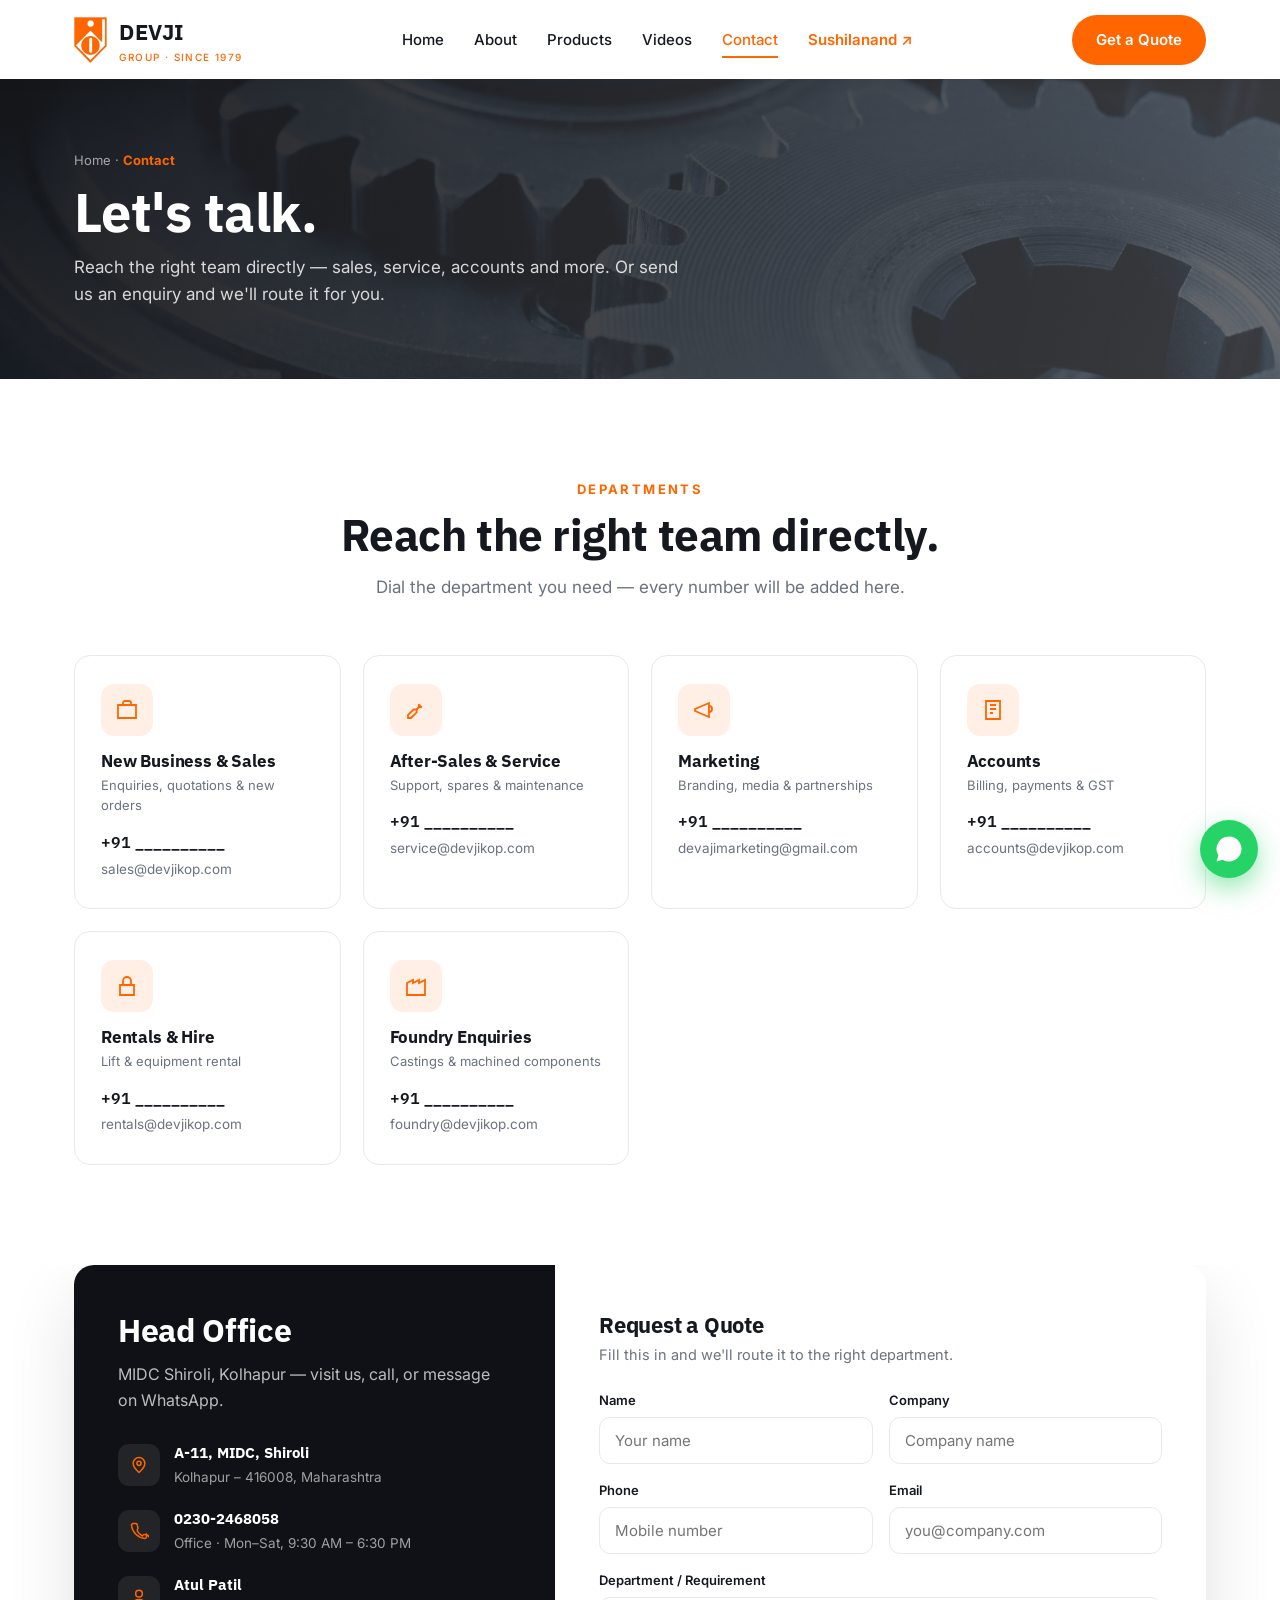
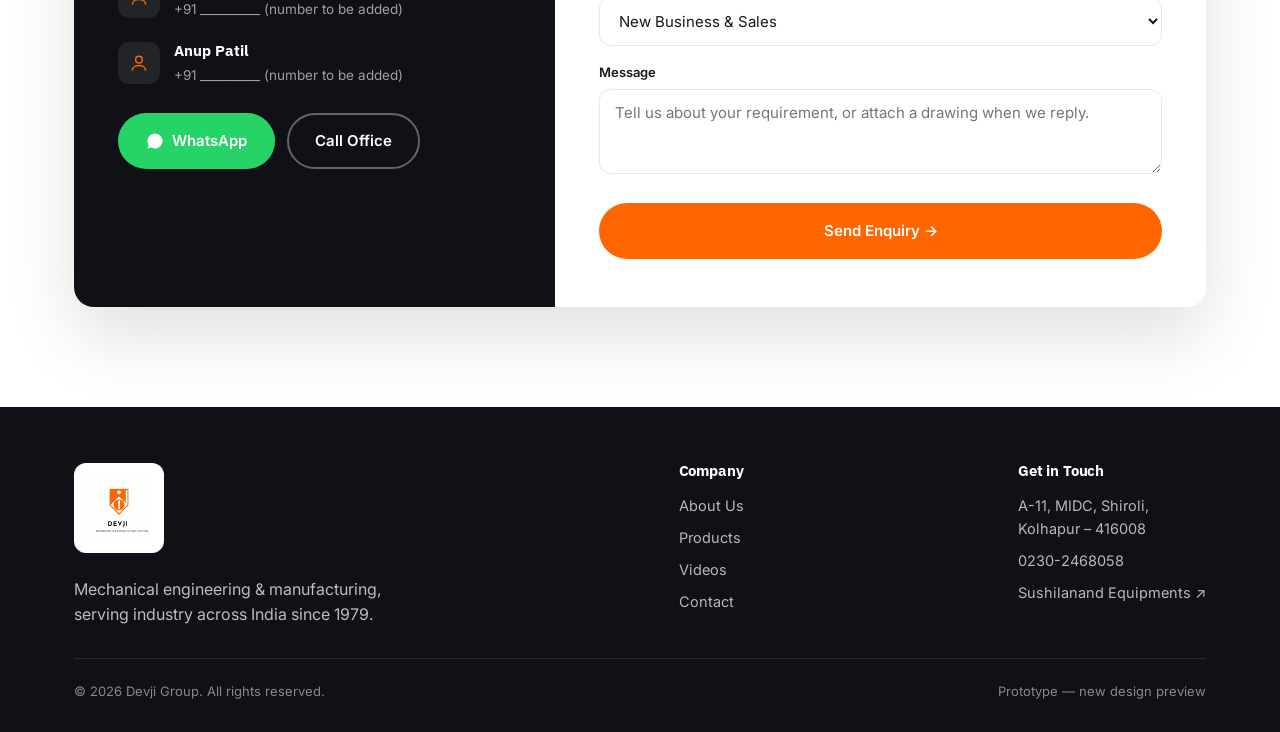
<file: contact.html>
<!doctype html>
<html lang="en">
<head>
<meta charset="utf-8">
<meta name="viewport" content="width=device-width, initial-scale=1">
<title>Contact Us — Devji Industries</title>
<link rel="icon" href="assets/devji-shield.png">
<link rel="preconnect" href="https://fonts.googleapis.com"><link rel="preconnect" href="https://fonts.gstatic.com" crossorigin>
<link href="https://fonts.googleapis.com/css2?family=Inter:wght@400;500;600;700&family=IBM+Plex+Sans:wght@500;600;700&display=swap" rel="stylesheet">
<link rel="stylesheet" href="assets/style.css">
</head>
<body>

<header id="hdr">
  <div class="wrap nav">
    <a class="brand" href="index.html"><img class="mark-img" src="assets/devji-shield.png" alt="Devji"><span>DEVJI<small>Group · Since 1979</small></span></a>
    <nav class="links"><a href="index.html">Home</a><a href="about.html">About</a><a href="products.html">Products</a><a href="videos.html">Videos</a><a href="contact.html" class="current">Contact</a><a href="sushilanand.html" class="accent">Sushilanand ↗</a></nav>
    <a class="btn btn-primary" href="#quote">Get a Quote</a>
    <button class="hamb" id="hamb" aria-label="Menu"><span></span><span></span><span></span></button>
  </div>
</header>
<div class="mobile-nav" id="mnav"><a href="index.html">Home</a><a href="about.html">About</a><a href="products.html">Products</a><a href="videos.html">Videos</a><a href="contact.html">Contact</a><a href="sushilanand.html">Sushilanand Equipments ↗</a><a class="btn btn-primary" href="#quote">Get a Quote</a></div>

<section class="page-hero"><div class="pbg" style="background-image:url('assets/gears.png')"></div>
  <div class="wrap"><div class="crumb">Home · <b>Contact</b></div><h1>Let's talk.</h1><p>Reach the right team directly — sales, service, accounts and more. Or send us an enquiry and we'll route it for you.</p></div>
</section>

<!-- DEPARTMENTS -->
<section class="pad">
  <div class="wrap">
    <div class="sec-head"><div class="eyebrow reveal">Departments</div><h2 class="reveal d1">Reach the right team directly.</h2><p class="reveal d2">Dial the department you need — every number will be added here.</p></div>
    <div class="depts">
      <div class="dept reveal"><div class="dic"><svg viewBox="0 0 24 24"><path d="M3 7h18v13H3z"/><path d="M8 7V5a2 2 0 0 1 2-2h4a2 2 0 0 1 2 2v2"/></svg></div><h4>New Business &amp; Sales</h4><div class="role">Enquiries, quotations &amp; new orders</div><div class="ph">+91 __________</div><div class="em">sales@devjikop.com</div></div>
      <div class="dept reveal d1"><div class="dic"><svg viewBox="0 0 24 24"><path d="M14.7 6.3a4 4 0 0 1-5 5L4 17v3h3l5.7-5.7a4 4 0 0 1 5-5z"/></svg></div><h4>After-Sales &amp; Service</h4><div class="role">Support, spares &amp; maintenance</div><div class="ph">+91 __________</div><div class="em">service@devjikop.com</div></div>
      <div class="dept reveal d2"><div class="dic"><svg viewBox="0 0 24 24"><path d="M3 11l14-6v14L3 13z"/><path d="M17 8a3 3 0 0 1 0 6"/></svg></div><h4>Marketing</h4><div class="role">Branding, media &amp; partnerships</div><div class="ph">+91 __________</div><div class="em">devajimarketing@gmail.com</div></div>
      <div class="dept reveal d3"><div class="dic"><svg viewBox="0 0 24 24"><path d="M5 3h14v18H5z"/><path d="M9 7h6M9 11h6M9 15h3"/></svg></div><h4>Accounts</h4><div class="role">Billing, payments &amp; GST</div><div class="ph">+91 __________</div><div class="em">accounts@devjikop.com</div></div>
      <div class="dept reveal"><div class="dic"><svg viewBox="0 0 24 24"><path d="M8 11V7a4 4 0 0 1 8 0v4"/><path d="M5 11h14v10H5z"/></svg></div><h4>Rentals &amp; Hire</h4><div class="role">Lift &amp; equipment rental</div><div class="ph">+91 __________</div><div class="em">rentals@devjikop.com</div></div>
      <div class="dept reveal d1"><div class="dic"><svg viewBox="0 0 24 24"><path d="M3 21V9l6-3v3l6-3v3l6-3v15z"/></svg></div><h4>Foundry Enquiries</h4><div class="role">Castings &amp; machined components</div><div class="ph">+91 __________</div><div class="em">foundry@devjikop.com</div></div>
    </div>
  </div>
</section>

<!-- MAIN CONTACT + QUOTE -->
<section class="pad contact" style="padding-top:0" id="quote">
  <div class="wrap">
    <div class="contact-grid">
      <div class="c-info">
        <h2>Head Office</h2>
        <p>MIDC Shiroli, Kolhapur — visit us, call, or message on WhatsApp.</p>
        <div class="c-line"><span class="ci"><svg viewBox="0 0 24 24"><path d="M12 21s-7-6-7-11a7 7 0 0 1 14 0c0 5-7 11-7 11z"/><circle cx="12" cy="10" r="2.5"/></svg></span><div><b>A-11, MIDC, Shiroli</b><span>Kolhapur – 416008, Maharashtra</span></div></div>
        <div class="c-line"><span class="ci"><svg viewBox="0 0 24 24"><path d="M21 16v3a2 2 0 0 1-2 2 18 18 0 0 1-16-16 2 2 0 0 1 2-2h3a2 2 0 0 1 2 2c.1 1 .3 2 .6 2.9a2 2 0 0 1-.5 2.1L10 12a15 15 0 0 0 6 6l1-1.1a2 2 0 0 1 2.1-.5c.9.3 1.9.5 2.9.6a2 2 0 0 1 2 2z"/></svg></span><div><b>0230-2468058</b><span>Office · Mon–Sat, 9:30 AM – 6:30 PM</span></div></div>
        <div class="c-line"><span class="ci"><svg viewBox="0 0 24 24"><circle cx="12" cy="8" r="4"/><path d="M4 21c0-4 4-6 8-6s8 2 8 6"/></svg></span><div><b>Atul Patil</b><span>+91 __________ (number to be added)</span></div></div>
        <div class="c-line"><span class="ci"><svg viewBox="0 0 24 24"><circle cx="12" cy="8" r="4"/><path d="M4 21c0-4 4-6 8-6s8 2 8 6"/></svg></span><div><b>Anup Patil</b><span>+91 __________ (number to be added)</span></div></div>
        <div class="c-btns">
          <a class="btn btn-wa" href="https://wa.me/919890824779" target="_blank" rel="noopener"><svg width="18" height="18" viewBox="0 0 24 24" fill="#fff"><path d="M17.5 14.4c-.3-.2-1.7-.9-2-1-.3-.1-.5-.2-.7.1l-.9 1.1c-.2.2-.3.2-.6.1a8 8 0 0 1-2.4-1.5 9 9 0 0 1-1.6-2c-.2-.3 0-.5.1-.6l.5-.6c.1-.2.2-.3.3-.5s0-.4 0-.5l-.9-2.2c-.2-.6-.5-.5-.7-.5H6.7c-.2 0-.5.1-.7.3a3 3 0 0 0-1 2.4A5.5 5.5 0 0 0 6.2 12a12 12 0 0 0 4.6 4c.6.3 1.1.4 1.5.6.6.2 1.2.2 1.6.1.5-.1 1.7-.7 1.9-1.4.2-.6.2-1.2.2-1.3l-.5-.6zM12 2a10 10 0 0 0-8.5 15.2L2 22l4.9-1.4A10 10 0 1 0 12 2z"/></svg> WhatsApp</a>
          <a class="btn btn-ghost" style="border-color:rgba(255,255,255,.35);color:#fff" href="tel:02302468058">Call Office</a>
        </div>
      </div>
      <div class="c-form">
        <h3>Request a Quote</h3>
        <p>Fill this in and we'll route it to the right department.</p>
        <div class="field-row">
          <div class="field"><label>Name</label><input type="text" placeholder="Your name"></div>
          <div class="field"><label>Company</label><input type="text" placeholder="Company name"></div>
        </div>
        <div class="field-row">
          <div class="field"><label>Phone</label><input type="tel" placeholder="Mobile number"></div>
          <div class="field"><label>Email</label><input type="email" placeholder="you@company.com"></div>
        </div>
        <div class="field"><label>Department / Requirement</label>
          <select><option>New Business &amp; Sales</option><option>After-Sales &amp; Service</option><option>Rentals &amp; Hire</option><option>Foundry &amp; Castings</option><option>CNC Machining</option><option>Accounts</option><option>Other</option></select>
        </div>
        <div class="field"><label>Message</label><textarea rows="3" placeholder="Tell us about your requirement, or attach a drawing when we reply."></textarea></div>
        <a class="btn btn-primary" href="#">Send Enquiry →</a>
      </div>
    </div>
  </div>
</section>

<footer><div class="wrap">
  <div class="foot-top">
    <div class="foot-brand"><span class="foot-logo"><img src="assets/devji-logo.png" alt="Devji Industries"></span><p>Mechanical engineering &amp; manufacturing, serving industry across India since 1979.</p></div>
    <div class="foot-col"><h4>Company</h4><a href="about.html">About Us</a><a href="products.html">Products</a><a href="videos.html">Videos</a><a href="contact.html">Contact</a></div>
    <div class="foot-col"><h4>Get in Touch</h4><p>A-11, MIDC, Shiroli,<br>Kolhapur – 416008</p><a href="tel:02302468058">0230-2468058</a><a href="sushilanand.html">Sushilanand Equipments ↗</a></div>
  </div>
  <div class="foot-bottom"><span>© 2026 Devji Group. All rights reserved.</span><span>Prototype — new design preview</span></div>
</div></footer>

<a class="wa-float" href="https://wa.me/919890824779" target="_blank" rel="noopener" aria-label="WhatsApp"><svg viewBox="0 0 24 24"><path d="M17.5 14.4c-.3-.2-1.7-.9-2-1-.3-.1-.5-.2-.7.1l-.9 1.1c-.2.2-.3.2-.6.1a8 8 0 0 1-2.4-1.5 9 9 0 0 1-1.6-2c-.2-.3 0-.5.1-.6l.5-.6c.1-.2.2-.3.3-.5s0-.4 0-.5l-.9-2.2c-.2-.6-.5-.5-.7-.5H6.7c-.2 0-.5.1-.7.3a3 3 0 0 0-1 2.4A5.5 5.5 0 0 0 6.2 12a12 12 0 0 0 4.6 4c.6.3 1.1.4 1.5.6.6.2 1.2.2 1.6.1.5-.1 1.7-.7 1.9-1.4.2-.6.2-1.2.2-1.3l-.5-.6zM12 2a10 10 0 0 0-8.5 15.2L2 22l4.9-1.4A10 10 0 1 0 12 2z"/></svg></a>
<script src="assets/app.js"></script>
</body>
</html>
</file>
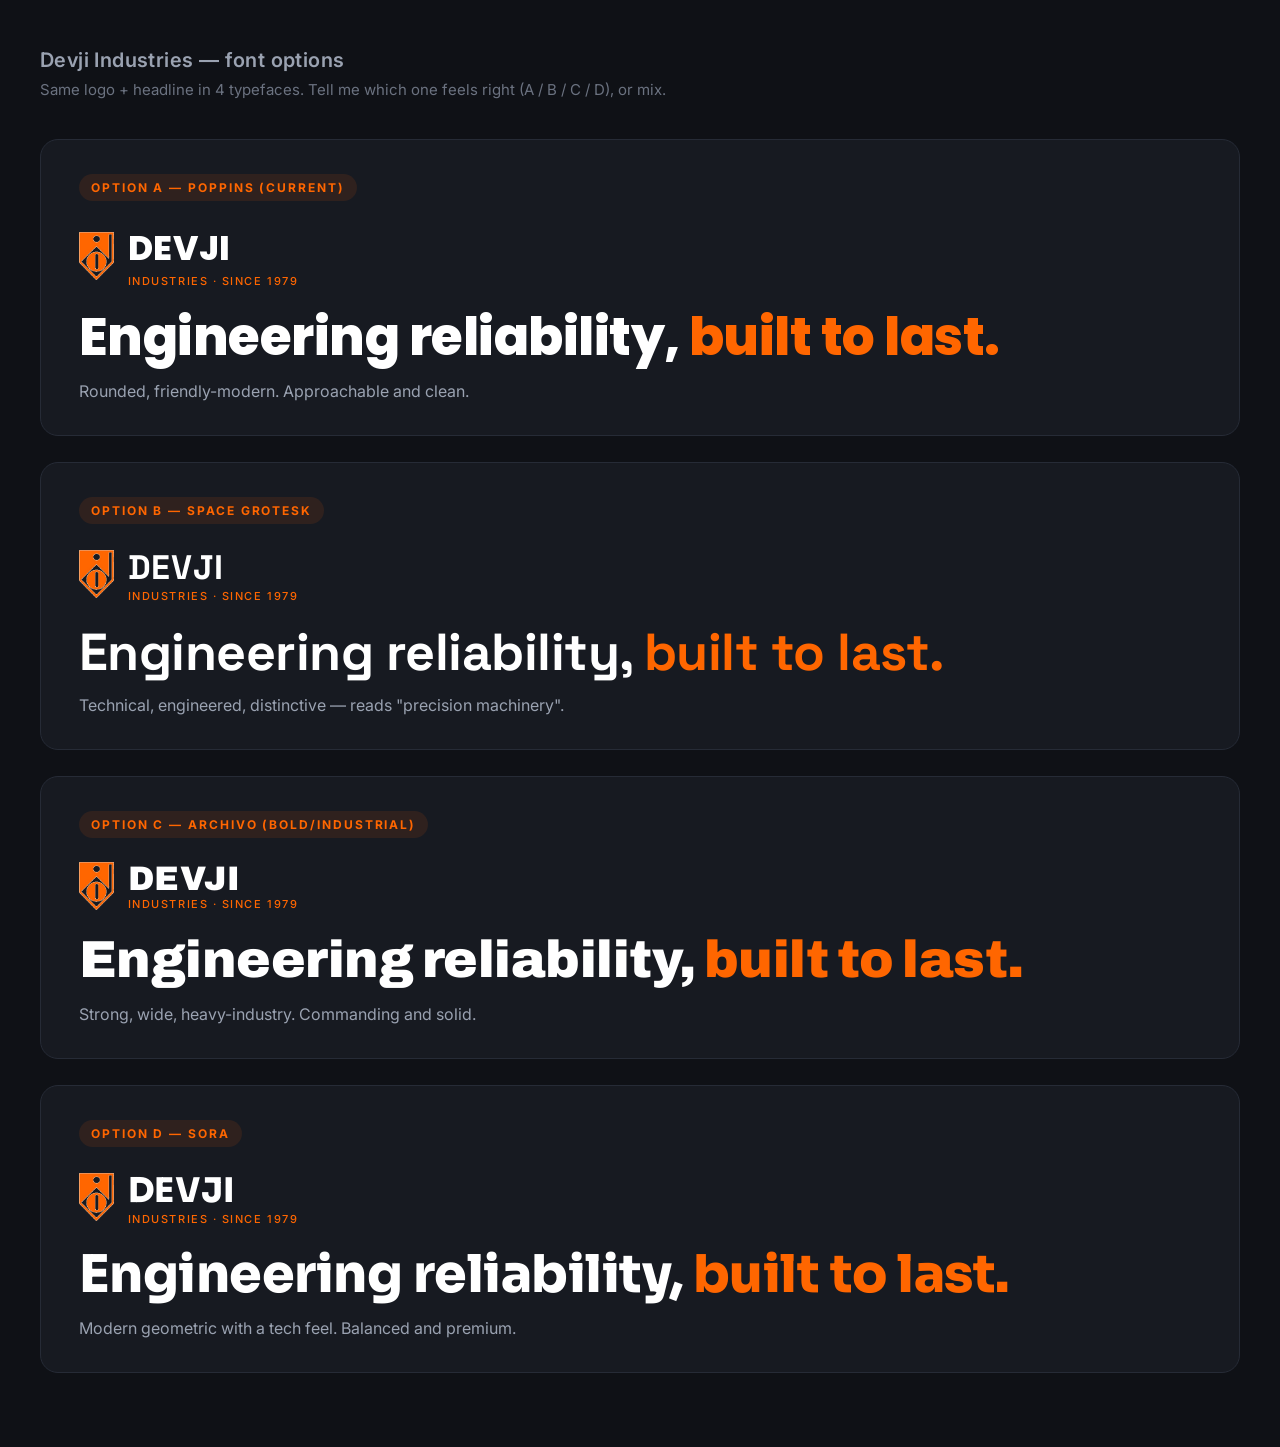
<file: font-compare.html>
<!doctype html><html lang="en"><head><meta charset="utf-8">
<meta name="viewport" content="width=device-width,initial-scale=1">
<title>Devji — Font options</title>
<link rel="preconnect" href="https://fonts.googleapis.com"><link rel="preconnect" href="https://fonts.gstatic.com" crossorigin>
<link href="https://fonts.googleapis.com/css2?family=Poppins:wght@600;700;800&family=Space+Grotesk:wght@500;700&family=Archivo:wght@700;800;900&family=Sora:wght@600;700;800&family=Inter:wght@400;500;600&display=swap" rel="stylesheet">
<style>
  :root{--orange:#FF6600;--ink:#15181e}
  *{margin:0;padding:0;box-sizing:border-box}
  body{background:#0f1116;color:#fff;font-family:'Inter',sans-serif;padding:48px 40px}
  h1.title{font-family:'Inter';font-weight:600;font-size:20px;color:#9aa2b1;margin-bottom:8px;letter-spacing:.02em}
  p.sub{color:#6b7280;margin-bottom:40px;font-size:15px}
  .card{background:#171a21;border:1px solid #262b36;border-radius:18px;padding:34px 38px;margin-bottom:26px}
  .tag{display:inline-block;font-size:12px;font-weight:700;letter-spacing:.16em;text-transform:uppercase;color:var(--orange);background:rgba(255,102,0,.1);padding:6px 12px;border-radius:999px;margin-bottom:22px}
  .brandrow{display:flex;align-items:center;gap:14px;margin-bottom:22px}
  .brandrow img{height:48px}
  .brandrow .wm{font-weight:800;font-size:34px;letter-spacing:.02em}
  .brandrow .wm small{display:block;font-family:'Inter';font-weight:500;font-size:11px;letter-spacing:.14em;color:var(--orange);text-transform:uppercase}
  .headline{font-weight:800;font-size:clamp(30px,4.4vw,52px);line-height:1.05;letter-spacing:-.01em;margin-bottom:16px}
  .headline .o{color:var(--orange)}
  .body{font-family:'Inter';color:#9aa2b1;font-size:16px;max-width:640px}
  /* per-option display font */
  .fA .wm,.fA .headline{font-family:'Poppins'}
  .fB .wm,.fB .headline{font-family:'Space Grotesk'}
  .fC .wm,.fC .headline{font-family:'Archivo';font-weight:900}
  .fD .wm,.fD .headline{font-family:'Sora'}
</style></head>
<body>
  <h1 class="title">Devji Industries — font options</h1>
  <p class="sub">Same logo + headline in 4 typefaces. Tell me which one feels right (A / B / C / D), or mix.</p>

  <div class="card fA">
    <span class="tag">Option A — Poppins (current)</span>
    <div class="brandrow"><img src="assets/devji-shield.png"><div class="wm">DEVJI<small>Industries · Since 1979</small></div></div>
    <div class="headline">Engineering reliability, <span class="o">built to last.</span></div>
    <div class="body">Rounded, friendly-modern. Approachable and clean.</div>
  </div>

  <div class="card fB">
    <span class="tag">Option B — Space Grotesk</span>
    <div class="brandrow"><img src="assets/devji-shield.png"><div class="wm">DEVJI<small>Industries · Since 1979</small></div></div>
    <div class="headline">Engineering reliability, <span class="o">built to last.</span></div>
    <div class="body">Technical, engineered, distinctive — reads "precision machinery".</div>
  </div>

  <div class="card fC">
    <span class="tag">Option C — Archivo (bold/industrial)</span>
    <div class="brandrow"><img src="assets/devji-shield.png"><div class="wm">DEVJI<small>Industries · Since 1979</small></div></div>
    <div class="headline">Engineering reliability, <span class="o">built to last.</span></div>
    <div class="body">Strong, wide, heavy-industry. Commanding and solid.</div>
  </div>

  <div class="card fD">
    <span class="tag">Option D — Sora</span>
    <div class="brandrow"><img src="assets/devji-shield.png"><div class="wm">DEVJI<small>Industries · Since 1979</small></div></div>
    <div class="headline">Engineering reliability, <span class="o">built to last.</span></div>
    <div class="body">Modern geometric with a tech feel. Balanced and premium.</div>
  </div>
</body></html>
</file>
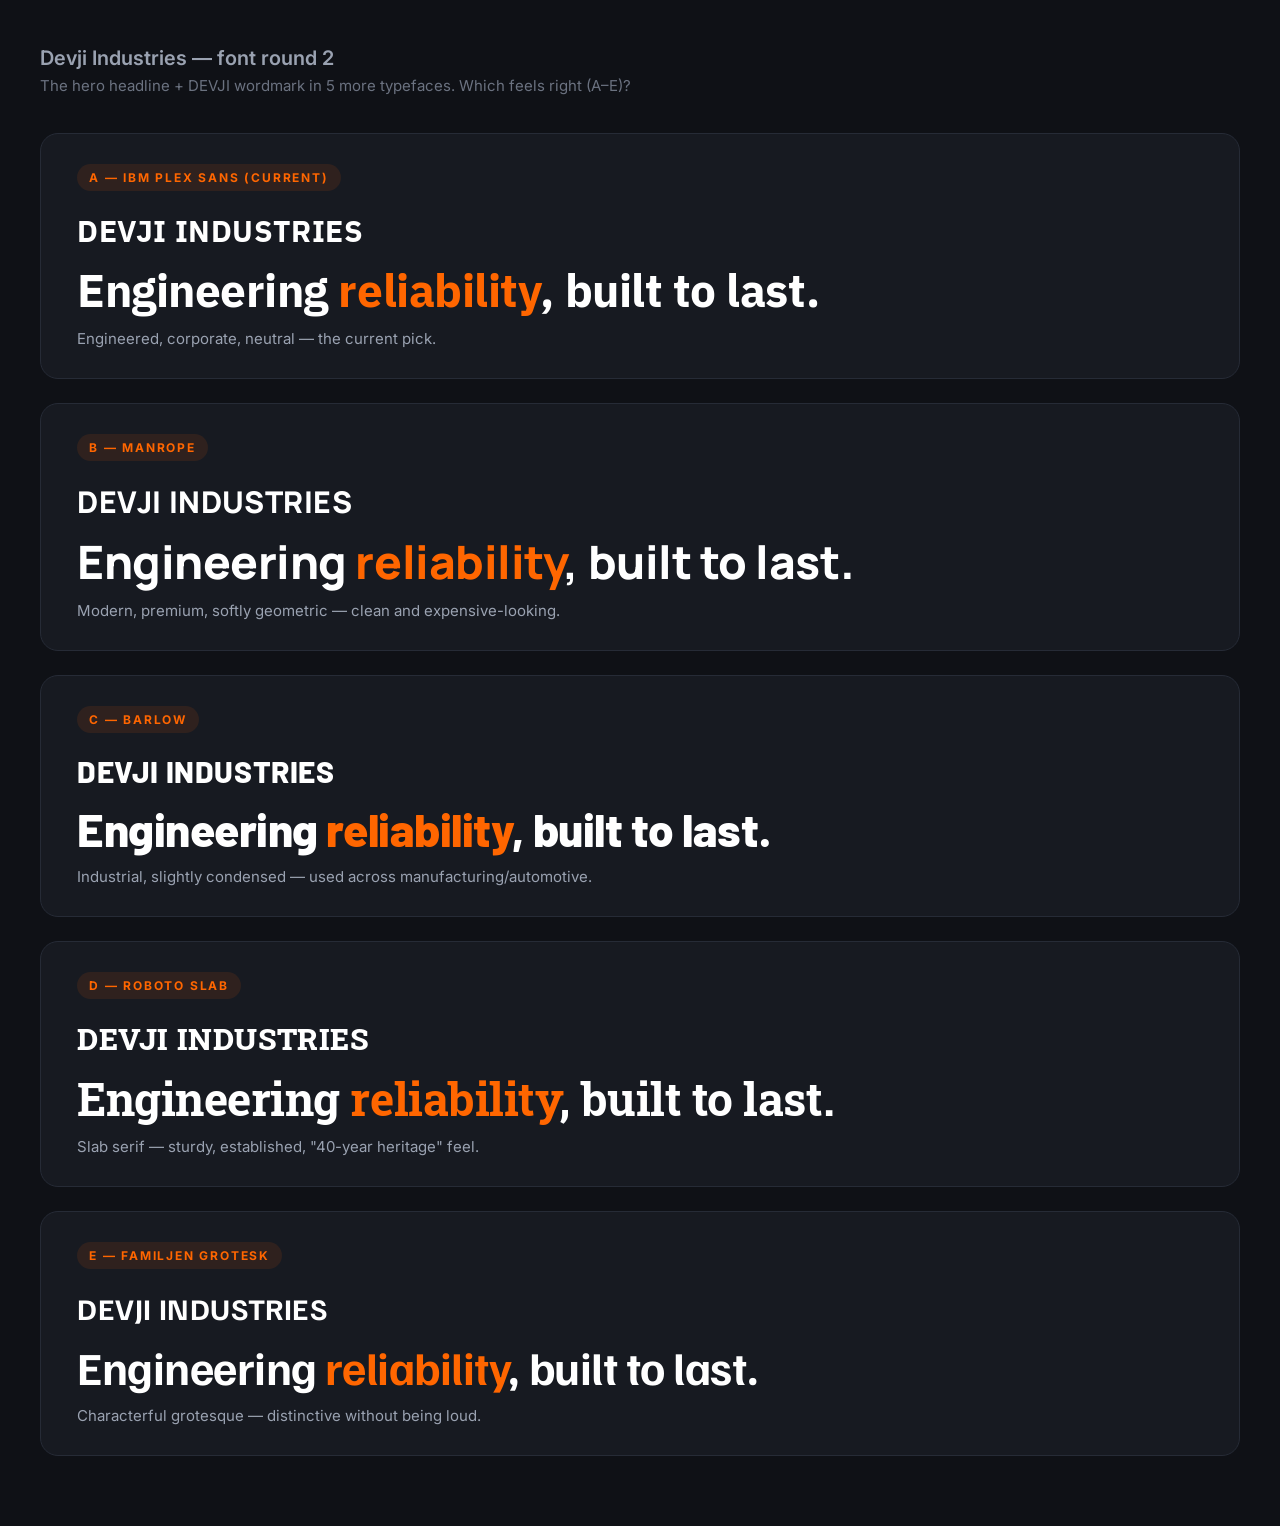
<file: font-compare3.html>
<!doctype html><html lang="en"><head><meta charset="utf-8"><meta name="viewport" content="width=device-width,initial-scale=1">
<title>Devji — Font round 2</title>
<link rel="preconnect" href="https://fonts.googleapis.com"><link rel="preconnect" href="https://fonts.gstatic.com" crossorigin>
<link href="https://fonts.googleapis.com/css2?family=IBM+Plex+Sans:wght@600;700&family=Manrope:wght@600;700;800&family=Barlow:wght@600;700;800&family=Roboto+Slab:wght@600;700;800&family=Familjen+Grotesk:wght@600;700&family=Inter:wght@400;500;600&display=swap" rel="stylesheet">
<style>
  :root{--orange:#FF6600}
  *{margin:0;padding:0;box-sizing:border-box}
  body{background:#0f1116;color:#fff;font-family:'Inter',sans-serif;padding:46px 40px}
  h1.t{font-weight:600;font-size:20px;color:#9aa2b1;margin-bottom:6px}
  p.s{color:#6b7280;margin-bottom:38px;font-size:15px}
  .card{background:#171a21;border:1px solid #262b36;border-radius:18px;padding:30px 36px;margin-bottom:24px}
  .tag{display:inline-block;font-size:12px;font-weight:700;letter-spacing:.15em;text-transform:uppercase;color:var(--orange);background:rgba(255,102,0,.1);padding:6px 12px;border-radius:999px;margin-bottom:20px}
  .wm{font-weight:800;font-size:30px;letter-spacing:.02em;margin-bottom:16px}
  .h{font-weight:700;font-size:clamp(28px,4vw,46px);line-height:1.06;letter-spacing:-.01em;margin-bottom:14px}
  .h .o{color:var(--orange)}
  .b{font-family:'Inter';color:#9aa2b1;font-size:15px}
  .fA .wm,.fA .h{font-family:'IBM Plex Sans'}
  .fB .wm,.fB .h{font-family:'Manrope';font-weight:800}
  .fC .wm,.fC .h{font-family:'Barlow';font-weight:800}
  .fD .wm,.fD .h{font-family:'Roboto Slab'}
  .fE .wm,.fE .h{font-family:'Familjen Grotesk'}
</style></head><body>
<h1 class="t">Devji Industries — font round 2</h1>
<p class="s">The hero headline + DEVJI wordmark in 5 more typefaces. Which feels right (A–E)?</p>
<div class="card fA"><span class="tag">A — IBM Plex Sans (current)</span><div class="wm">DEVJI INDUSTRIES</div><div class="h">Engineering <span class="o">reliability</span>, built to last.</div><div class="b">Engineered, corporate, neutral — the current pick.</div></div>
<div class="card fB"><span class="tag">B — Manrope</span><div class="wm">DEVJI INDUSTRIES</div><div class="h">Engineering <span class="o">reliability</span>, built to last.</div><div class="b">Modern, premium, softly geometric — clean and expensive-looking.</div></div>
<div class="card fC"><span class="tag">C — Barlow</span><div class="wm">DEVJI INDUSTRIES</div><div class="h">Engineering <span class="o">reliability</span>, built to last.</div><div class="b">Industrial, slightly condensed — used across manufacturing/automotive.</div></div>
<div class="card fD"><span class="tag">D — Roboto Slab</span><div class="wm">DEVJI INDUSTRIES</div><div class="h">Engineering <span class="o">reliability</span>, built to last.</div><div class="b">Slab serif — sturdy, established, "40-year heritage" feel.</div></div>
<div class="card fE"><span class="tag">E — Familjen Grotesk</span><div class="wm">DEVJI INDUSTRIES</div><div class="h">Engineering <span class="o">reliability</span>, built to last.</div><div class="b">Characterful grotesque — distinctive without being loud.</div></div>
</body></html>
</file>
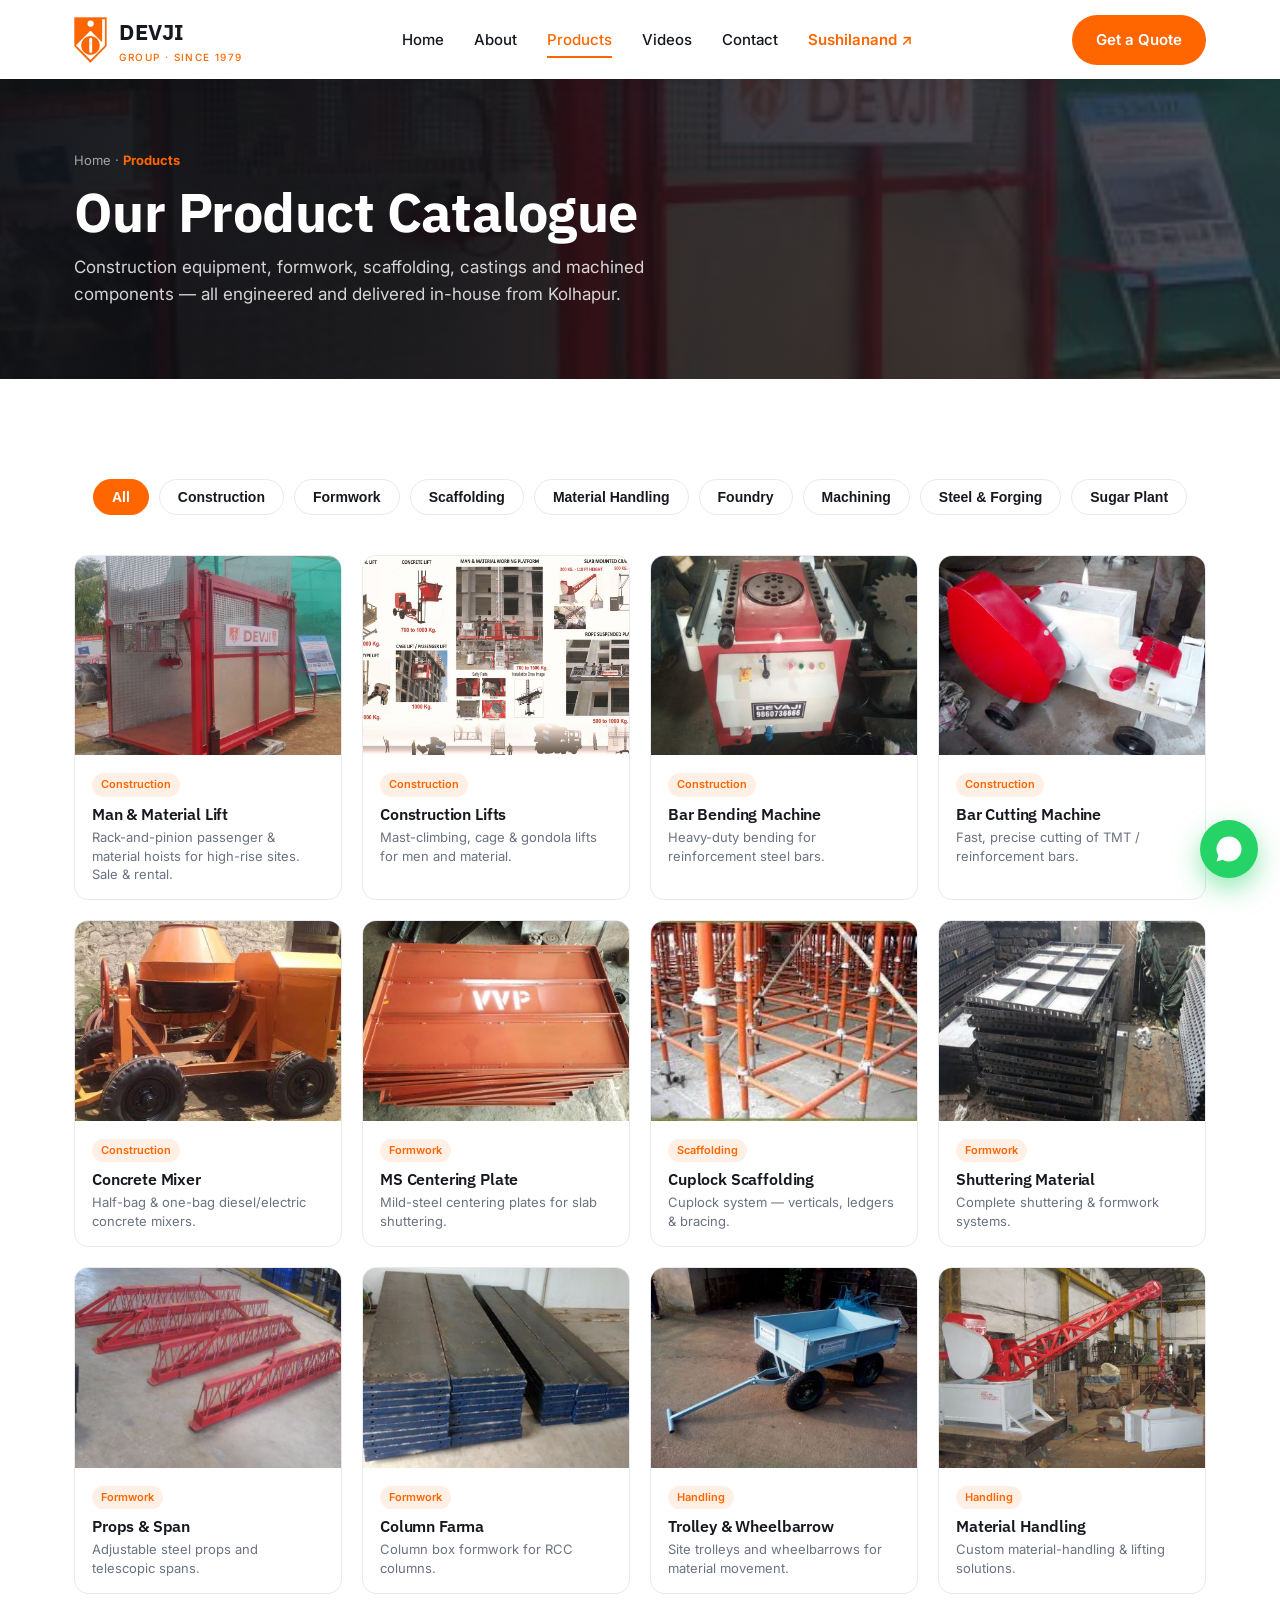
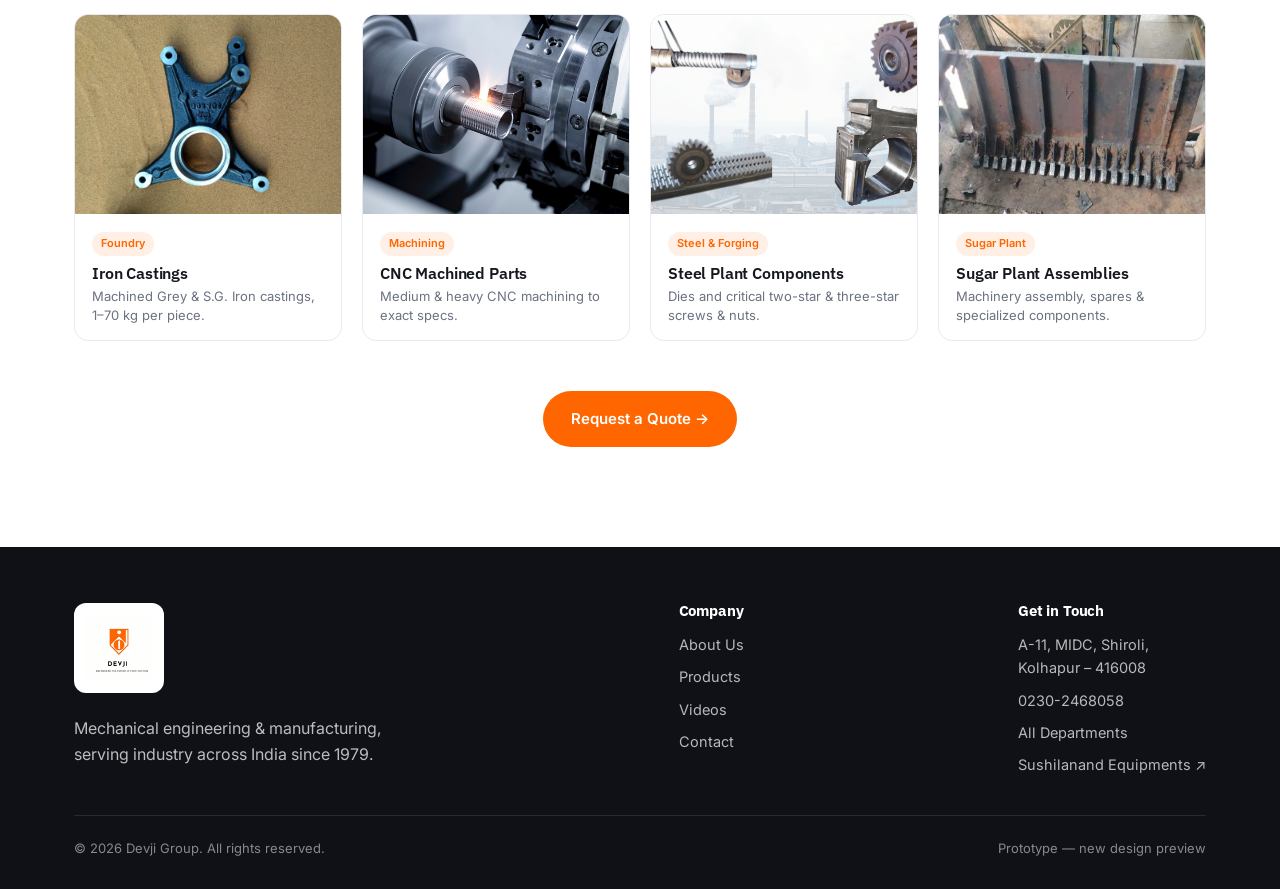
<file: products.html>
<!doctype html>
<html lang="en">
<head>
<meta charset="utf-8">
<meta name="viewport" content="width=device-width, initial-scale=1">
<title>Products — Devji Industries</title>
<link rel="icon" href="assets/devji-shield.png">
<link rel="preconnect" href="https://fonts.googleapis.com"><link rel="preconnect" href="https://fonts.gstatic.com" crossorigin>
<link href="https://fonts.googleapis.com/css2?family=Inter:wght@400;500;600;700&family=IBM+Plex+Sans:wght@500;600;700&display=swap" rel="stylesheet">
<link rel="stylesheet" href="assets/style.css">
</head>
<body>

<header id="hdr">
  <div class="wrap nav">
    <a class="brand" href="index.html"><img class="mark-img" src="assets/devji-shield.png" alt="Devji"><span>DEVJI<small>Group · Since 1979</small></span></a>
    <nav class="links"><a href="index.html">Home</a><a href="about.html">About</a><a href="products.html" class="current">Products</a><a href="videos.html">Videos</a><a href="contact.html">Contact</a><a href="sushilanand.html" class="accent">Sushilanand ↗</a></nav>
    <a class="btn btn-primary" href="contact.html">Get a Quote</a>
    <button class="hamb" id="hamb" aria-label="Menu"><span></span><span></span><span></span></button>
  </div>
</header>
<div class="mobile-nav" id="mnav"><a href="index.html">Home</a><a href="about.html">About</a><a href="products.html">Products</a><a href="videos.html">Videos</a><a href="contact.html">Contact</a><a href="sushilanand.html">Sushilanand Equipments ↗</a><a class="btn btn-primary" href="contact.html">Get a Quote</a></div>

<section class="page-hero"><div class="pbg" style="background-image:url('assets/cat/man-material-lift.jpg')"></div>
  <div class="wrap"><div class="crumb">Home · <b>Products</b></div><h1>Our Product Catalogue</h1><p>Construction equipment, formwork, scaffolding, castings and machined components — all engineered and delivered in-house from Kolhapur.</p></div>
</section>

<section class="pad">
  <div class="wrap">
    <div class="filters">
      <button class="chip active" data-filter="all">All</button>
      <button class="chip" data-filter="construction">Construction</button>
      <button class="chip" data-filter="formwork">Formwork</button>
      <button class="chip" data-filter="scaffolding">Scaffolding</button>
      <button class="chip" data-filter="handling">Material Handling</button>
      <button class="chip" data-filter="foundry">Foundry</button>
      <button class="chip" data-filter="machining">Machining</button>
      <button class="chip" data-filter="steel">Steel &amp; Forging</button>
      <button class="chip" data-filter="sugar">Sugar Plant</button>
    </div>
    <div class="catalog">
      <div class="pcard reveal" data-cat="construction"><div class="img"><img src="assets/cat/man-material-lift.jpg" alt=""></div><div class="body"><span class="tag">Construction</span><h3>Man &amp; Material Lift</h3><p>Rack-and-pinion passenger &amp; material hoists for high-rise sites. Sale &amp; rental.</p></div></div>
      <div class="pcard reveal" data-cat="construction"><div class="img"><img src="assets/cat/construction-lift.png" alt=""></div><div class="body"><span class="tag">Construction</span><h3>Construction Lifts</h3><p>Mast-climbing, cage &amp; gondola lifts for men and material.</p></div></div>
      <div class="pcard reveal" data-cat="construction"><div class="img"><img src="assets/cat/bar-bending.jpg" alt=""></div><div class="body"><span class="tag">Construction</span><h3>Bar Bending Machine</h3><p>Heavy-duty bending for reinforcement steel bars.</p></div></div>
      <div class="pcard reveal" data-cat="construction"><div class="img"><img src="assets/cat/bar-cutting.jpg" alt=""></div><div class="body"><span class="tag">Construction</span><h3>Bar Cutting Machine</h3><p>Fast, precise cutting of TMT / reinforcement bars.</p></div></div>
      <div class="pcard reveal" data-cat="construction"><div class="img"><img src="assets/cat/mixer.jpg" alt=""></div><div class="body"><span class="tag">Construction</span><h3>Concrete Mixer</h3><p>Half-bag &amp; one-bag diesel/electric concrete mixers.</p></div></div>
      <div class="pcard reveal" data-cat="formwork"><div class="img"><img src="assets/cat/centering-plate.jpg" alt=""></div><div class="body"><span class="tag">Formwork</span><h3>MS Centering Plate</h3><p>Mild-steel centering plates for slab shuttering.</p></div></div>
      <div class="pcard reveal" data-cat="scaffolding"><div class="img"><img src="assets/cat/cuplock.jpg" alt=""></div><div class="body"><span class="tag">Scaffolding</span><h3>Cuplock Scaffolding</h3><p>Cuplock system — verticals, ledgers &amp; bracing.</p></div></div>
      <div class="pcard reveal" data-cat="formwork"><div class="img"><img src="assets/cat/shuttering.jpg" alt=""></div><div class="body"><span class="tag">Formwork</span><h3>Shuttering Material</h3><p>Complete shuttering &amp; formwork systems.</p></div></div>
      <div class="pcard reveal" data-cat="formwork"><div class="img"><img src="assets/cat/props-span.jpg" alt=""></div><div class="body"><span class="tag">Formwork</span><h3>Props &amp; Span</h3><p>Adjustable steel props and telescopic spans.</p></div></div>
      <div class="pcard reveal" data-cat="formwork"><div class="img"><img src="assets/cat/column-farma.jpg" alt=""></div><div class="body"><span class="tag">Formwork</span><h3>Column Farma</h3><p>Column box formwork for RCC columns.</p></div></div>
      <div class="pcard reveal" data-cat="handling"><div class="img"><img src="assets/cat/trolley.jpg" alt=""></div><div class="body"><span class="tag">Handling</span><h3>Trolley &amp; Wheelbarrow</h3><p>Site trolleys and wheelbarrows for material movement.</p></div></div>
      <div class="pcard reveal" data-cat="handling"><div class="img"><img src="assets/cat/material-handling.jpg" alt=""></div><div class="body"><span class="tag">Handling</span><h3>Material Handling</h3><p>Custom material-handling &amp; lifting solutions.</p></div></div>
      <div class="pcard reveal" data-cat="foundry"><div class="img"><img src="assets/cat/casting.jpg" alt=""></div><div class="body"><span class="tag">Foundry</span><h3>Iron Castings</h3><p>Machined Grey &amp; S.G. Iron castings, 1–70 kg per piece.</p></div></div>
      <div class="pcard reveal" data-cat="machining"><div class="img"><img src="assets/cat/cnc.png" alt=""></div><div class="body"><span class="tag">Machining</span><h3>CNC Machined Parts</h3><p>Medium &amp; heavy CNC machining to exact specs.</p></div></div>
      <div class="pcard reveal" data-cat="steel"><div class="img"><img src="assets/cat/steel-plant.png" alt=""></div><div class="body"><span class="tag">Steel &amp; Forging</span><h3>Steel Plant Components</h3><p>Dies and critical two-star &amp; three-star screws &amp; nuts.</p></div></div>
      <div class="pcard reveal" data-cat="sugar"><div class="img"><img src="assets/cat/assembly.jpg" alt=""></div><div class="body"><span class="tag">Sugar Plant</span><h3>Sugar Plant Assemblies</h3><p>Machinery assembly, spares &amp; specialized components.</p></div></div>
    </div>
    <div style="text-align:center;margin-top:50px"><a class="btn btn-primary" href="contact.html">Request a Quote →</a></div>
  </div>
</section>

<footer><div class="wrap">
  <div class="foot-top">
    <div class="foot-brand"><span class="foot-logo"><img src="assets/devji-logo.png" alt="Devji Industries"></span><p>Mechanical engineering &amp; manufacturing, serving industry across India since 1979.</p></div>
    <div class="foot-col"><h4>Company</h4><a href="about.html">About Us</a><a href="products.html">Products</a><a href="videos.html">Videos</a><a href="contact.html">Contact</a></div>
    <div class="foot-col"><h4>Get in Touch</h4><p>A-11, MIDC, Shiroli,<br>Kolhapur – 416008</p><a href="tel:02302468058">0230-2468058</a><a href="contact.html">All Departments</a><a href="sushilanand.html">Sushilanand Equipments ↗</a></div>
  </div>
  <div class="foot-bottom"><span>© 2026 Devji Group. All rights reserved.</span><span>Prototype — new design preview</span></div>
</div></footer>

<a class="wa-float" href="https://wa.me/919890824779" target="_blank" rel="noopener" aria-label="WhatsApp"><svg viewBox="0 0 24 24"><path d="M17.5 14.4c-.3-.2-1.7-.9-2-1-.3-.1-.5-.2-.7.1l-.9 1.1c-.2.2-.3.2-.6.1a8 8 0 0 1-2.4-1.5 9 9 0 0 1-1.6-2c-.2-.3 0-.5.1-.6l.5-.6c.1-.2.2-.3.3-.5s0-.4 0-.5l-.9-2.2c-.2-.6-.5-.5-.7-.5H6.7c-.2 0-.5.1-.7.3a3 3 0 0 0-1 2.4A5.5 5.5 0 0 0 6.2 12a12 12 0 0 0 4.6 4c.6.3 1.1.4 1.5.6.6.2 1.2.2 1.6.1.5-.1 1.7-.7 1.9-1.4.2-.6.2-1.2.2-1.3l-.5-.6zM12 2a10 10 0 0 0-8.5 15.2L2 22l4.9-1.4A10 10 0 1 0 12 2z"/></svg></a>
<script src="assets/app.js"></script>
</body>
</html>
</file>
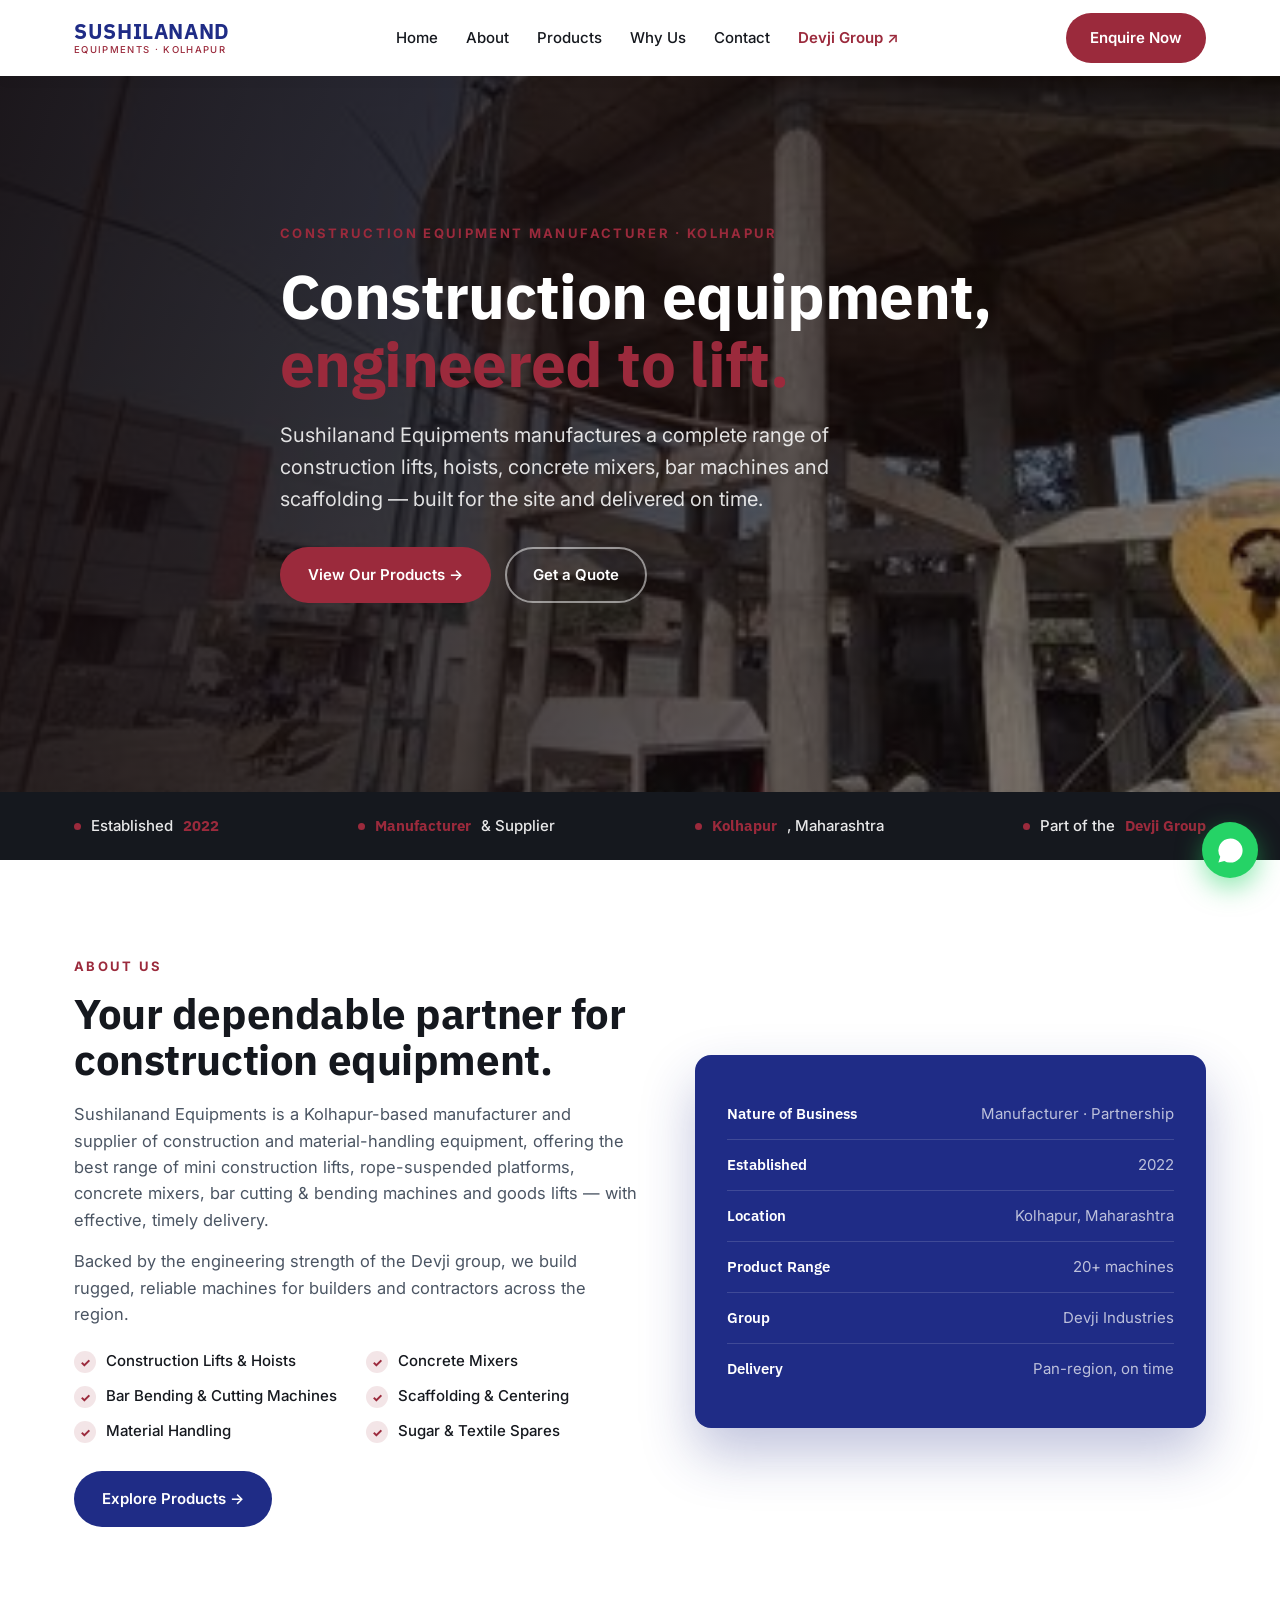
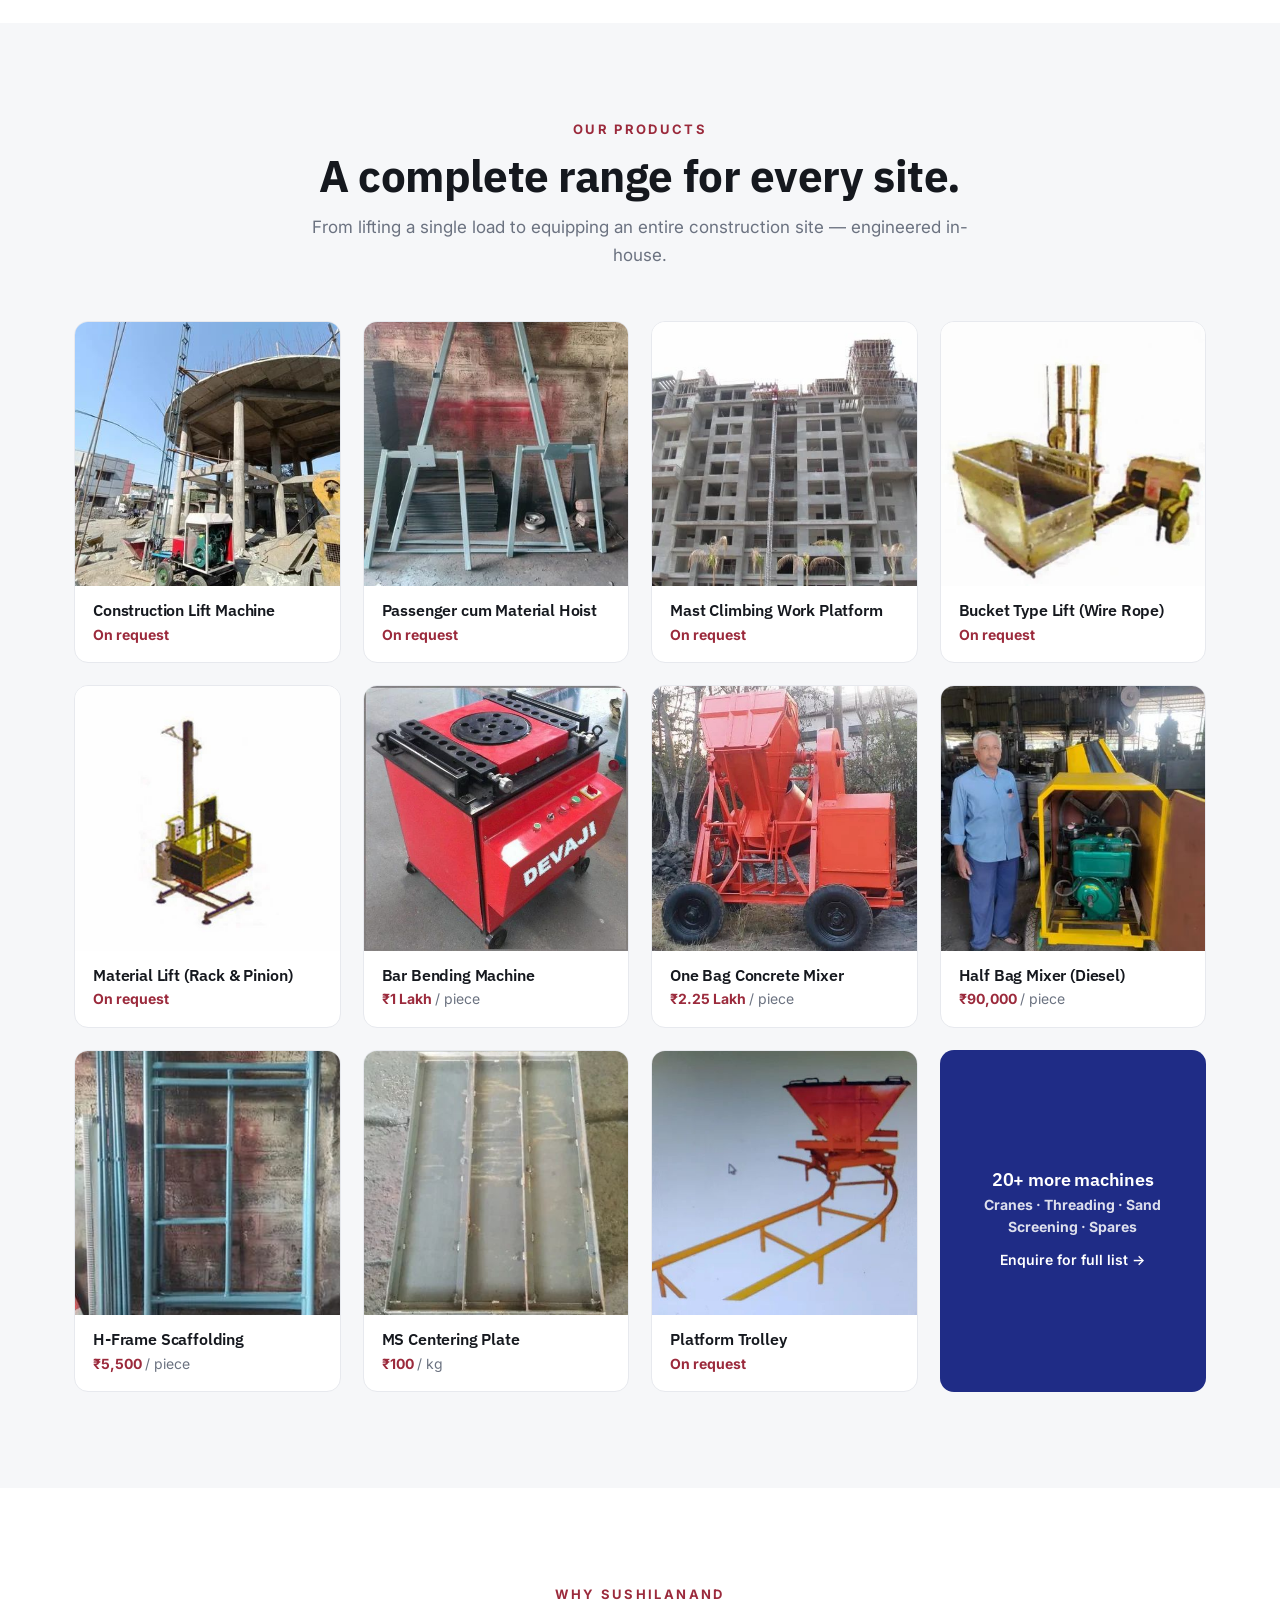
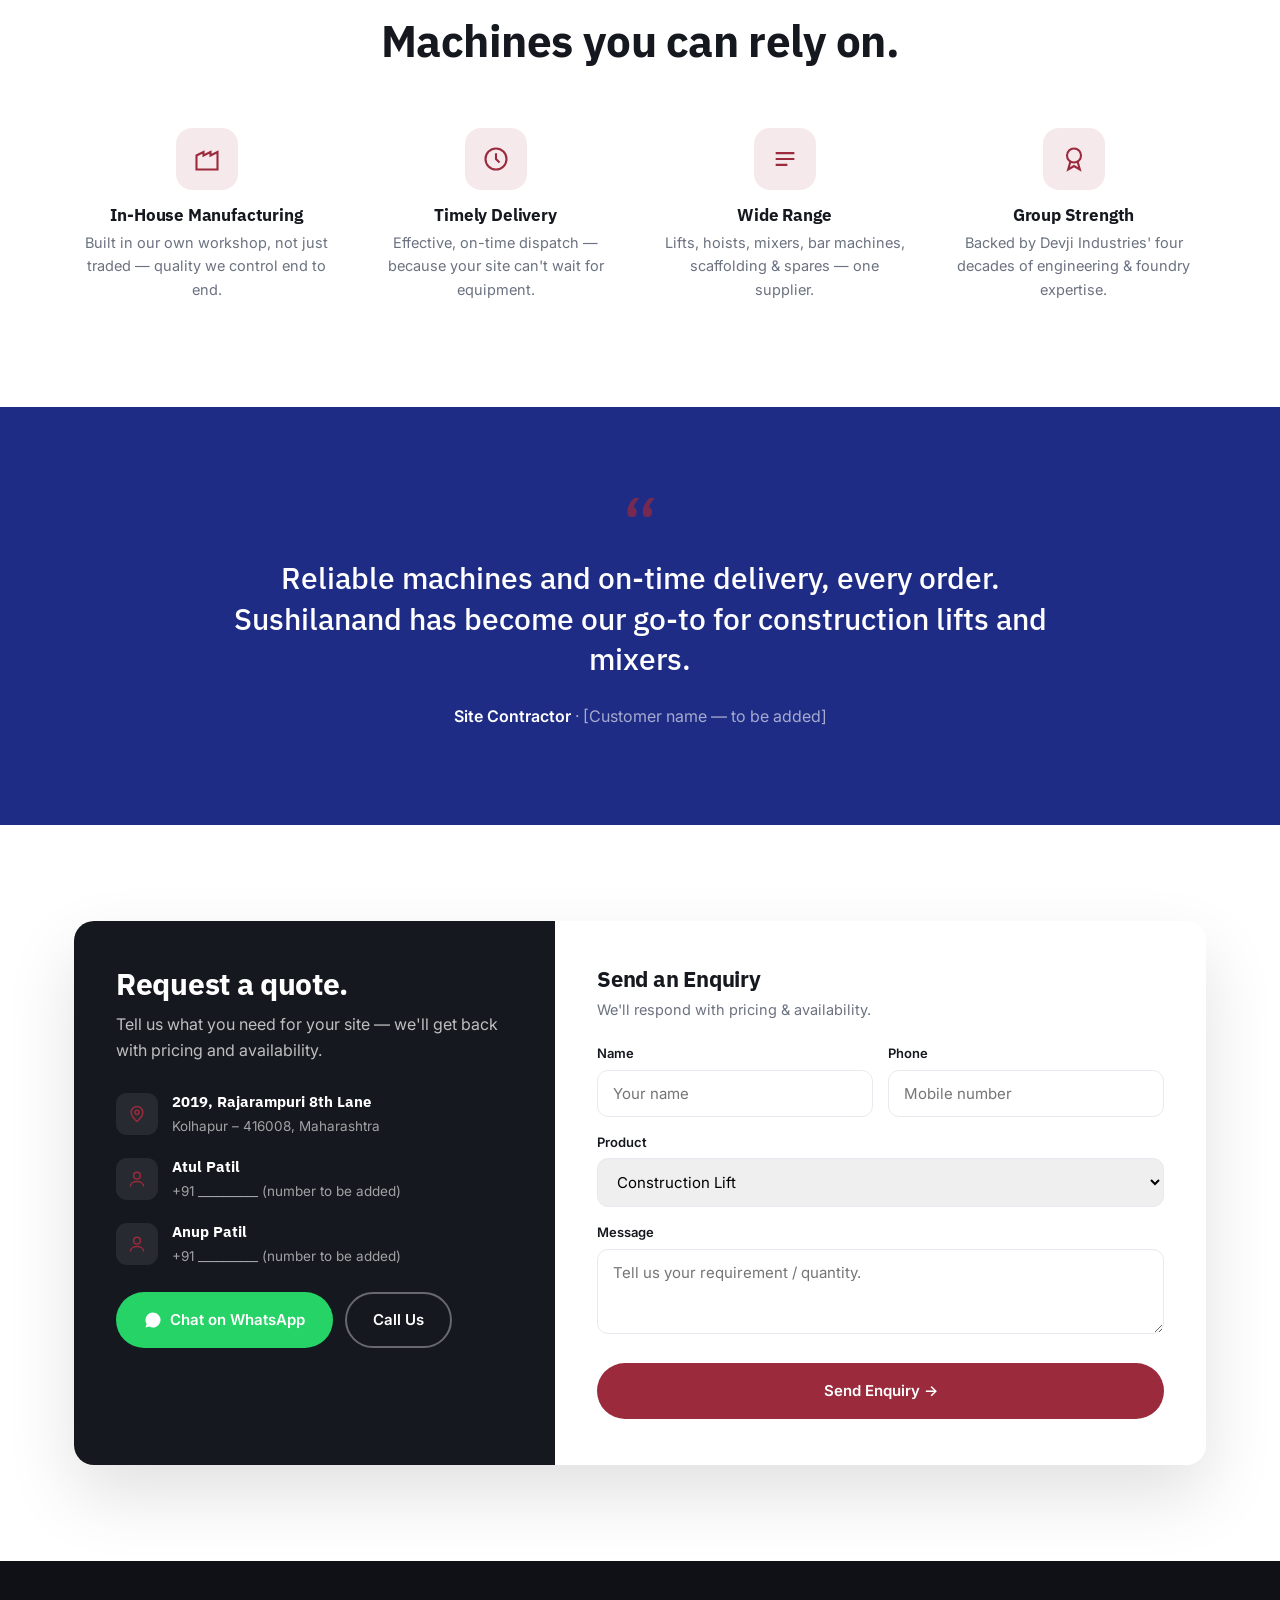
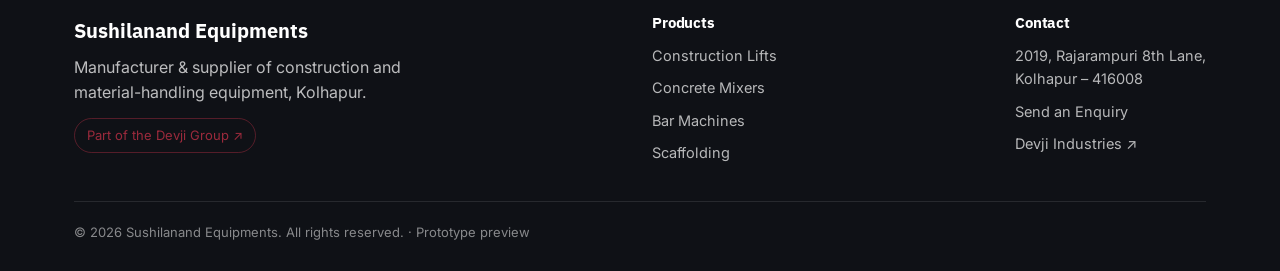
<file: sushilanand.html>
<!doctype html>
<html lang="en">
<head>
<meta charset="utf-8">
<meta name="viewport" content="width=device-width, initial-scale=1">
<title>Sushilanand Equipments — Construction Equipment Manufacturer, Kolhapur</title>
<link rel="preconnect" href="https://fonts.googleapis.com">
<link rel="preconnect" href="https://fonts.gstatic.com" crossorigin>
<link href="https://fonts.googleapis.com/css2?family=Inter:wght@400;500;600;700&family=IBM+Plex+Sans:wght@500;600;700&display=swap" rel="stylesheet">
<style>
  :root{
    --maroon:#9B2A3C; --maroon-dk:#7f2130; --navy:#1F2C86; --ink:#15181e; --ink-2:#232833;
    --grey:#6b7280; --line:#e7e9ee; --bg:#ffffff; --bg-soft:#f6f7f9; --wa:#25D366;
    --radius:16px; --maxw:1180px; --display:'IBM Plex Sans',system-ui,sans-serif;
  }
  *{box-sizing:border-box;margin:0;padding:0}
  html{scroll-behavior:smooth}
  body{font-family:'Inter',system-ui,Arial,sans-serif;color:var(--ink);background:var(--bg);line-height:1.6;-webkit-font-smoothing:antialiased;overflow-x:hidden}
  h1,h2,h3,h4,.display{font-family:var(--display);line-height:1.1;letter-spacing:-.01em}
  a{text-decoration:none;color:inherit}
  img{max-width:100%}
  .wrap{max-width:var(--maxw);margin:0 auto;padding:0 24px}
  .eyebrow{font-weight:700;font-size:13px;letter-spacing:.18em;text-transform:uppercase;color:var(--maroon)}
  .btn{display:inline-flex;align-items:center;gap:8px;font-weight:600;font-size:15px;padding:14px 26px;border-radius:999px;transition:.25s ease;cursor:pointer;border:2px solid transparent}
  .btn-primary{background:var(--maroon);color:#fff}
  .btn-primary:hover{background:var(--maroon-dk);transform:translateY(-2px);box-shadow:0 10px 24px rgba(155,42,60,.35)}
  .btn-ghost{background:transparent;color:#fff;border-color:rgba(255,255,255,.5)}
  .btn-ghost:hover{background:#fff;color:var(--ink);transform:translateY(-2px)}
  .btn-navy{background:var(--navy);color:#fff}.btn-navy:hover{filter:brightness(1.1);transform:translateY(-2px)}
  .btn-wa{background:var(--wa);color:#fff}.btn-wa:hover{filter:brightness(1.06);transform:translateY(-2px)}
  .sec-head{text-align:center;max-width:700px;margin:0 auto 52px}
  .sec-head h2{font-size:clamp(28px,4vw,44px);font-weight:700;margin:12px 0 14px}
  .sec-head p{color:var(--grey);font-size:17px}
  section.pad{padding:96px 0}

  /* HEADER */
  header{position:fixed;top:0;left:0;right:0;z-index:60;transition:.3s ease;background:#fff;box-shadow:0 2px 14px rgba(0,0,0,.05);padding:13px 0}
  header.scrolled{box-shadow:0 6px 24px rgba(0,0,0,.09);padding:8px 0}
  .nav{display:flex;align-items:center;justify-content:space-between}
  .brand{display:flex;flex-direction:column;font-family:var(--display);font-weight:700;font-size:21px;letter-spacing:.03em;color:var(--navy);line-height:1}
  .brand small{font-family:'Inter';font-weight:500;font-size:9.5px;letter-spacing:.14em;color:var(--maroon);text-transform:uppercase;margin-top:3px}
  nav.links{display:flex;align-items:center;gap:28px}
  nav.links a{font-weight:500;font-size:15px;color:var(--ink);transition:.2s;position:relative}
  nav.links a::after{content:"";position:absolute;left:0;bottom:-6px;width:0;height:2px;background:var(--maroon);transition:.25s}
  nav.links a:hover{color:var(--maroon)} nav.links a:hover::after{width:100%}
  .nav .btn{padding:11px 22px}
  .hamb{display:none;flex-direction:column;gap:5px;background:none;border:0;cursor:pointer;padding:6px}
  .hamb span{width:26px;height:2.5px;background:var(--ink);border-radius:2px}
  .mobile-nav{position:fixed;inset:0;background:#fff;z-index:55;transform:translateX(100%);transition:.35s ease;display:flex;flex-direction:column;justify-content:center;gap:8px;padding:40px}
  .mobile-nav.open{transform:none}
  .mobile-nav a{font-family:var(--display);font-weight:600;font-size:25px;padding:14px 0;border-bottom:1px solid var(--line)}
  @media(max-width:860px){nav.links,.nav>.btn{display:none} .hamb{display:flex}}

  /* HERO */
  .hero{position:relative;min-height:88vh;display:flex;align-items:center;overflow:hidden;color:#fff}
  .hero-bg{position:absolute;inset:0;background:url('assets/sushil/construction-lift.jpg') center/cover no-repeat;transform:scale(1.05);animation:kb 24s ease-in-out infinite alternate}
  @keyframes kb{to{transform:scale(1.16)}}
  .hero-overlay{position:absolute;inset:0;background:linear-gradient(105deg,rgba(18,10,12,.94) 0%,rgba(18,10,12,.78) 45%,rgba(18,10,12,.42) 100%)}
  .hero .wrap{position:relative;z-index:2;padding-top:90px;padding-bottom:56px}
  .hero-inner{max-width:720px}
  .hero h1{font-size:clamp(36px,5.6vw,62px);font-weight:700;margin:18px 0 20px}
  .hero h1 .a{color:var(--maroon)}
  .hero p.lead{font-size:clamp(16px,2vw,20px);color:rgba(255,255,255,.86);max-width:600px;margin-bottom:32px}
  .hero-cta{display:flex;gap:14px;flex-wrap:wrap}

  /* TRUST */
  .trust{background:var(--ink);color:#fff}
  .trust .wrap{display:flex;flex-wrap:wrap;justify-content:space-between;gap:16px;padding:22px 24px}
  .trust .item{display:flex;align-items:center;gap:10px;font-weight:500;font-size:15px;color:rgba(255,255,255,.9)}
  .trust .item b{color:var(--maroon);font-family:var(--display);font-weight:700}
  .trust .dot{width:7px;height:7px;border-radius:50%;background:var(--maroon)}

  /* ABOUT */
  .about{display:grid;grid-template-columns:1.05fr .95fr;gap:56px;align-items:center}
  @media(max-width:900px){.about{grid-template-columns:1fr;gap:38px}}
  .about h2{font-size:clamp(28px,4vw,42px);font-weight:700;margin:14px 0 18px}
  .about p{color:#4b5563;margin-bottom:15px;font-size:16.5px}
  .checks{list-style:none;margin:22px 0 28px;display:grid;grid-template-columns:1fr 1fr;gap:11px 20px}
  @media(max-width:520px){.checks{grid-template-columns:1fr}}
  .checks li{display:flex;align-items:flex-start;gap:10px;font-weight:500;font-size:15px}
  .checks .tick{flex:0 0 22px;width:22px;height:22px;border-radius:50%;background:rgba(155,42,60,.12);color:var(--maroon);display:grid;place-items:center;font-size:12px;font-weight:800;margin-top:2px}
  .about-facts{background:var(--navy);color:#fff;border-radius:var(--radius);padding:34px 32px;box-shadow:0 26px 54px rgba(31,44,134,.28)}
  .about-facts .f{display:flex;justify-content:space-between;padding:13px 0;border-bottom:1px solid rgba(255,255,255,.14);font-size:15px}
  .about-facts .f:last-child{border-bottom:0}
  .about-facts .f b{font-family:var(--display);font-weight:600}
  .about-facts .f span{color:rgba(255,255,255,.7)}

  /* PRODUCTS */
  .prod-sec{background:var(--bg-soft)}
  .prods{display:grid;grid-template-columns:repeat(4,1fr);gap:22px}
  @media(max-width:1000px){.prods{grid-template-columns:repeat(3,1fr)}}
  @media(max-width:760px){.prods{grid-template-columns:1fr 1fr}}
  @media(max-width:480px){.prods{grid-template-columns:1fr}}
  .prod{background:#fff;border:1px solid var(--line);border-radius:14px;overflow:hidden;transition:.3s;cursor:pointer}
  .prod:hover{transform:translateY(-5px);box-shadow:0 18px 38px rgba(0,0,0,.1);border-color:transparent}
  .prod .img{aspect-ratio:1/1;overflow:hidden;background:#eee}
  .prod .img img{width:100%;height:100%;object-fit:cover;transition:transform .6s}
  .prod:hover .img img{transform:scale(1.07)}
  .prod .body{padding:16px 18px}
  .prod h3{font-size:16px;font-weight:600;margin-bottom:4px}
  .prod .price{color:var(--maroon);font-weight:700;font-size:14px}
  .prod .price span{color:var(--grey);font-weight:400}

  /* WHY */
  .why{display:grid;grid-template-columns:repeat(4,1fr);gap:24px}
  @media(max-width:860px){.why{grid-template-columns:1fr 1fr}}
  @media(max-width:520px){.why{grid-template-columns:1fr}}
  .why-item{text-align:center;padding:10px}
  .why-ic{width:62px;height:62px;margin:0 auto 16px;border-radius:16px;background:rgba(155,42,60,.1);display:grid;place-items:center;color:var(--maroon)}
  .why-ic svg{width:28px;height:28px;stroke:currentColor;fill:none;stroke-width:1.8}
  .why-item h4{font-size:17px;font-weight:700;margin-bottom:7px}
  .why-item p{color:var(--grey);font-size:14.5px}

  /* TESTIMONIAL */
  .testi{background:var(--navy);color:#fff}
  .testi .card{max-width:820px;margin:0 auto;text-align:center}
  .testi .qmark{font-family:var(--display);font-size:76px;line-height:.6;color:var(--maroon);opacity:.7}
  .testi blockquote{font-family:var(--display);font-weight:500;font-size:clamp(21px,3vw,30px);line-height:1.35;margin:10px 0 24px}
  .testi .who{font-weight:600}.testi .who span{color:rgba(255,255,255,.6);font-weight:400}

  /* CONTACT */
  .contact-grid{display:grid;grid-template-columns:.85fr 1.15fr;border-radius:20px;overflow:hidden;box-shadow:0 30px 70px rgba(0,0,0,.12)}
  @media(max-width:820px){.contact-grid{grid-template-columns:1fr}}
  .c-info{background:var(--ink);color:#fff;padding:46px 42px}
  .c-info h2{font-size:30px;font-weight:700;margin-bottom:12px}
  .c-info>p{color:rgba(255,255,255,.72);margin-bottom:26px}
  .c-line{display:flex;align-items:center;gap:14px;margin-bottom:17px;font-size:15px}
  .c-line .ci{width:42px;height:42px;flex:0 0 42px;border-radius:11px;background:rgba(255,255,255,.08);display:grid;place-items:center;color:var(--maroon)}
  .c-line .ci svg{width:20px;height:20px;stroke:currentColor;fill:none;stroke-width:1.8}
  .c-line b{display:block;font-family:var(--display)} .c-line span{color:rgba(255,255,255,.6);font-size:13.5px}
  .c-btns{display:flex;gap:12px;flex-wrap:wrap;margin-top:24px}
  .c-form{background:#fff;padding:46px 42px}
  .c-form h3{font-size:22px;font-weight:700;margin-bottom:6px}
  .c-form>p{color:var(--grey);font-size:14.5px;margin-bottom:22px}
  .field{margin-bottom:15px}
  .field label{display:block;font-size:13px;font-weight:600;margin-bottom:6px}
  .field input,.field select,.field textarea{width:100%;padding:13px 15px;border:1.5px solid var(--line);border-radius:11px;font-family:inherit;font-size:15px;transition:.2s}
  .field input:focus,.field select:focus,.field textarea:focus{outline:none;border-color:var(--maroon);box-shadow:0 0 0 3px rgba(155,42,60,.12)}
  .field-row{display:grid;grid-template-columns:1fr 1fr;gap:15px}
  @media(max-width:520px){.field-row{grid-template-columns:1fr}}
  .c-form .btn{width:100%;justify-content:center;margin-top:6px}

  /* FOOTER */
  footer{background:#0f1116;color:rgba(255,255,255,.72);padding:54px 0 28px}
  .foot-top{display:flex;justify-content:space-between;flex-wrap:wrap;gap:28px;padding-bottom:28px;border-bottom:1px solid rgba(255,255,255,.1)}
  .foot-brand{max-width:340px}
  .foot-brand .fb-name{font-family:var(--display);font-weight:700;font-size:20px;color:#fff;margin-bottom:8px}
  .foot-brand .group{display:inline-block;margin-top:12px;font-size:13px;color:var(--maroon);border:1px solid rgba(155,42,60,.5);padding:6px 12px;border-radius:999px}
  .foot-col h4{color:#fff;font-family:var(--display);font-size:15px;margin-bottom:13px}
  .foot-col a,.foot-col p{display:block;font-size:14.5px;margin-bottom:9px;color:rgba(255,255,255,.7)}
  .foot-col a:hover{color:var(--maroon)}
  .foot-bottom{padding-top:20px;font-size:13px;color:rgba(255,255,255,.5)}

  .wa-float{position:fixed;right:22px;bottom:22px;z-index:70;width:56px;height:56px;border-radius:50%;background:var(--wa);display:grid;place-items:center;box-shadow:0 10px 26px rgba(37,211,102,.5);animation:bob 2.6s ease-in-out infinite}
  .wa-float svg{width:29px;height:29px;fill:#fff}
  @keyframes bob{50%{transform:translateY(-6px)}}

  .reveal{opacity:0;transform:translateY(32px);transition:opacity .7s ease,transform .7s ease}
  .reveal.in{opacity:1;transform:none}
  .reveal.d1{transition-delay:.08s}.reveal.d2{transition-delay:.16s}.reveal.d3{transition-delay:.24s}
</style>
</head>
<body>

<header id="hdr">
  <div class="wrap nav">
    <a class="brand" href="#home">SUSHILANAND<small>Equipments · Kolhapur</small></a>
    <nav class="links">
      <a href="#home">Home</a><a href="#about">About</a><a href="#products">Products</a><a href="#why">Why Us</a><a href="#contact">Contact</a>
      <a href="index.html" style="color:var(--maroon);font-weight:600">Devji Group ↗</a>
    </nav>
    <a class="btn btn-primary" href="#contact">Enquire Now</a>
    <button class="hamb" id="hamb" aria-label="Menu"><span></span><span></span><span></span></button>
  </div>
</header>
<div class="mobile-nav" id="mnav">
  <a href="#home">Home</a><a href="#about">About</a><a href="#products">Products</a><a href="#why">Why Us</a><a href="#contact">Contact</a>
  <a href="index.html">Devji Group ↗</a><a class="btn btn-primary" href="#contact">Enquire Now</a>
</div>

<!-- HERO -->
<section class="hero" id="home">
  <div class="hero-bg"></div><div class="hero-overlay"></div>
  <div class="wrap">
    <div class="hero-inner">
      <div class="eyebrow reveal">Construction Equipment Manufacturer · Kolhapur</div>
      <h1 class="reveal d1">Construction equipment, <span class="a">engineered to lift.</span></h1>
      <p class="lead reveal d2">Sushilanand Equipments manufactures a complete range of construction lifts, hoists, concrete mixers, bar machines and scaffolding — built for the site and delivered on time.</p>
      <div class="hero-cta reveal d3">
        <a class="btn btn-primary" href="#products">View Our Products →</a>
        <a class="btn btn-ghost" href="#contact">Get a Quote</a>
      </div>
    </div>
  </div>
</section>

<!-- TRUST -->
<div class="trust"><div class="wrap">
  <div class="item"><span class="dot"></span> Established <b>2022</b></div>
  <div class="item"><span class="dot"></span> <b>Manufacturer</b> &amp; Supplier</div>
  <div class="item"><span class="dot"></span> <b>Kolhapur</b>, Maharashtra</div>
  <div class="item"><span class="dot"></span> Part of the <b>Devji Group</b></div>
</div></div>

<!-- ABOUT -->
<section class="pad" id="about"><div class="wrap about">
  <div>
    <div class="eyebrow reveal">About Us</div>
    <h2 class="reveal d1">Your dependable partner for construction equipment.</h2>
    <p class="reveal d1">Sushilanand Equipments is a Kolhapur-based manufacturer and supplier of construction and material-handling equipment, offering the best range of mini construction lifts, rope-suspended platforms, concrete mixers, bar cutting &amp; bending machines and goods lifts — with effective, timely delivery.</p>
    <p class="reveal d2">Backed by the engineering strength of the Devji group, we build rugged, reliable machines for builders and contractors across the region.</p>
    <ul class="checks reveal d2">
      <li><span class="tick">✓</span> Construction Lifts &amp; Hoists</li>
      <li><span class="tick">✓</span> Concrete Mixers</li>
      <li><span class="tick">✓</span> Bar Bending &amp; Cutting Machines</li>
      <li><span class="tick">✓</span> Scaffolding &amp; Centering</li>
      <li><span class="tick">✓</span> Material Handling</li>
      <li><span class="tick">✓</span> Sugar &amp; Textile Spares</li>
    </ul>
    <a class="btn btn-navy reveal d3" href="#products">Explore Products →</a>
  </div>
  <div class="about-facts reveal d2">
    <div class="f"><b>Nature of Business</b><span>Manufacturer · Partnership</span></div>
    <div class="f"><b>Established</b><span>2022</span></div>
    <div class="f"><b>Location</b><span>Kolhapur, Maharashtra</span></div>
    <div class="f"><b>Product Range</b><span>20+ machines</span></div>
    <div class="f"><b>Group</b><span>Devji Industries</span></div>
    <div class="f"><b>Delivery</b><span>Pan-region, on time</span></div>
  </div>
</div></section>

<!-- PRODUCTS -->
<section class="pad prod-sec" id="products"><div class="wrap">
  <div class="sec-head">
    <div class="eyebrow reveal">Our Products</div>
    <h2 class="reveal d1">A complete range for every site.</h2>
    <p class="reveal d2">From lifting a single load to equipping an entire construction site — engineered in-house.</p>
  </div>
  <div class="prods">
    <a class="prod reveal" href="#products"><div class="img"><img src="assets/sushil/construction-lift.jpg" alt=""></div><div class="body"><h3>Construction Lift Machine</h3><div class="price">On request</div></div></a>
    <a class="prod reveal" href="#products"><div class="img"><img src="assets/sushil/hoist.jpg" alt=""></div><div class="body"><h3>Passenger cum Material Hoist</h3><div class="price">On request</div></div></a>
    <a class="prod reveal" href="#products"><div class="img"><img src="assets/sushil/mast-platform.jpg" alt=""></div><div class="body"><h3>Mast Climbing Work Platform</h3><div class="price">On request</div></div></a>
    <a class="prod reveal" href="#products"><div class="img"><img src="assets/sushil/bucket-lift.jpg" alt=""></div><div class="body"><h3>Bucket Type Lift (Wire Rope)</h3><div class="price">On request</div></div></a>
    <a class="prod reveal" href="#products"><div class="img"><img src="assets/sushil/material-lift.jpg" alt=""></div><div class="body"><h3>Material Lift (Rack &amp; Pinion)</h3><div class="price">On request</div></div></a>
    <a class="prod reveal" href="#products"><div class="img"><img src="assets/sushil/bar-bending.jpg" alt=""></div><div class="body"><h3>Bar Bending Machine</h3><div class="price">₹1 Lakh <span>/ piece</span></div></div></a>
    <a class="prod reveal" href="#products"><div class="img"><img src="assets/sushil/mixer-onebag.jpg" alt=""></div><div class="body"><h3>One Bag Concrete Mixer</h3><div class="price">₹2.25 Lakh <span>/ piece</span></div></div></a>
    <a class="prod reveal" href="#products"><div class="img"><img src="assets/sushil/mixer-halfbag.jpg" alt=""></div><div class="body"><h3>Half Bag Mixer (Diesel)</h3><div class="price">₹90,000 <span>/ piece</span></div></div></a>
    <a class="prod reveal" href="#products"><div class="img"><img src="assets/sushil/scaffolding.jpg" alt=""></div><div class="body"><h3>H-Frame Scaffolding</h3><div class="price">₹5,500 <span>/ piece</span></div></div></a>
    <a class="prod reveal" href="#products"><div class="img"><img src="assets/sushil/centering-plate.jpg" alt=""></div><div class="body"><h3>MS Centering Plate</h3><div class="price">₹100 <span>/ kg</span></div></div></a>
    <a class="prod reveal" href="#products"><div class="img"><img src="assets/sushil/trolley.jpg" alt=""></div><div class="body"><h3>Platform Trolley</h3><div class="price">On request</div></div></a>
    <a class="prod reveal" href="#contact" style="display:grid;place-items:center;background:var(--navy);color:#fff;border:0"><div class="body" style="text-align:center"><h3 style="color:#fff;font-size:18px">20+ more machines</h3><div class="price" style="color:rgba(255,255,255,.85)">Cranes · Threading · Sand Screening · Spares</div><span style="display:inline-block;margin-top:10px;color:#fff;font-weight:600;font-size:14px">Enquire for full list →</span></div></a>
  </div>
</div></section>

<!-- WHY -->
<section class="pad" id="why"><div class="wrap">
  <div class="sec-head"><div class="eyebrow reveal">Why Sushilanand</div><h2 class="reveal d1">Machines you can rely on.</h2></div>
  <div class="why">
    <div class="why-item reveal"><div class="why-ic"><svg viewBox="0 0 24 24"><path d="M3 21V9l6-3v3l6-3v3l6-3v15z"/></svg></div><h4>In-House Manufacturing</h4><p>Built in our own workshop, not just traded — quality we control end to end.</p></div>
    <div class="why-item reveal d1"><div class="why-ic"><svg viewBox="0 0 24 24"><circle cx="12" cy="12" r="9"/><path d="M12 7v5l3 3"/></svg></div><h4>Timely Delivery</h4><p>Effective, on-time dispatch — because your site can't wait for equipment.</p></div>
    <div class="why-item reveal d2"><div class="why-ic"><svg viewBox="0 0 24 24"><path d="M4 7h16M4 12h16M4 17h10"/></svg></div><h4>Wide Range</h4><p>Lifts, hoists, mixers, bar machines, scaffolding &amp; spares — one supplier.</p></div>
    <div class="why-item reveal d3"><div class="why-ic"><svg viewBox="0 0 24 24"><circle cx="12" cy="9" r="6"/><path d="M9 14l-2 7 5-3 5 3-2-7"/></svg></div><h4>Group Strength</h4><p>Backed by Devji Industries' four decades of engineering &amp; foundry expertise.</p></div>
  </div>
</div></section>

<!-- TESTIMONIAL -->
<section class="pad testi"><div class="wrap"><div class="card reveal">
  <div class="qmark">&ldquo;</div>
  <blockquote>Reliable machines and on-time delivery, every order. Sushilanand has become our go-to for construction lifts and mixers.</blockquote>
  <div class="who">Site Contractor <span>· [Customer name — to be added]</span></div>
</div></div></section>

<!-- CONTACT -->
<section class="pad" id="contact"><div class="wrap"><div class="contact-grid">
  <div class="c-info">
    <h2>Request a quote.</h2>
    <p>Tell us what you need for your site — we'll get back with pricing and availability.</p>
    <div class="c-line"><span class="ci"><svg viewBox="0 0 24 24"><path d="M12 21s-7-6-7-11a7 7 0 0 1 14 0c0 5-7 11-7 11z"/><circle cx="12" cy="10" r="2.5"/></svg></span><div><b>2019, Rajarampuri 8th Lane</b><span>Kolhapur – 416008, Maharashtra</span></div></div>
    <div class="c-line"><span class="ci"><svg viewBox="0 0 24 24"><circle cx="12" cy="8" r="4"/><path d="M4 21c0-4 4-6 8-6s8 2 8 6"/></svg></span><div><b>Atul Patil</b><span>+91 __________ (number to be added)</span></div></div>
    <div class="c-line"><span class="ci"><svg viewBox="0 0 24 24"><circle cx="12" cy="8" r="4"/><path d="M4 21c0-4 4-6 8-6s8 2 8 6"/></svg></span><div><b>Anup Patil</b><span>+91 __________ (number to be added)</span></div></div>
    <div class="c-btns">
      <a class="btn btn-wa" href="#"><svg width="18" height="18" viewBox="0 0 24 24" fill="#fff"><path d="M17.5 14.4c-.3-.2-1.7-.9-2-1-.3-.1-.5-.2-.7.1l-.9 1.1c-.2.2-.3.2-.6.1a8 8 0 0 1-2.4-1.5 9 9 0 0 1-1.6-2c-.2-.3 0-.5.1-.6l.5-.6c.1-.2.2-.3.3-.5s0-.4 0-.5l-.9-2.2c-.2-.6-.5-.5-.7-.5H6.7c-.2 0-.5.1-.7.3a3 3 0 0 0-1 2.4A5.5 5.5 0 0 0 6.2 12a12 12 0 0 0 4.6 4c.6.3 1.1.4 1.5.6.6.2 1.2.2 1.6.1.5-.1 1.7-.7 1.9-1.4.2-.6.2-1.2.2-1.3l-.5-.6zM12 2a10 10 0 0 0-8.5 15.2L2 22l4.9-1.4A10 10 0 1 0 12 2z"/></svg> Chat on WhatsApp</a>
      <a class="btn btn-ghost" style="border-color:rgba(255,255,255,.35);color:#fff" href="#">Call Us</a>
    </div>
  </div>
  <div class="c-form">
    <h3>Send an Enquiry</h3><p>We'll respond with pricing &amp; availability.</p>
    <div class="field-row"><div class="field"><label>Name</label><input placeholder="Your name"></div><div class="field"><label>Phone</label><input placeholder="Mobile number"></div></div>
    <div class="field"><label>Product</label><select><option>Construction Lift</option><option>Material / Passenger Hoist</option><option>Concrete Mixer</option><option>Bar Bending / Cutting Machine</option><option>Scaffolding / Centering</option><option>Material Handling</option><option>Other</option></select></div>
    <div class="field"><label>Message</label><textarea rows="3" placeholder="Tell us your requirement / quantity."></textarea></div>
    <a class="btn btn-primary" href="#">Send Enquiry →</a>
  </div>
</div></div></section>

<!-- FOOTER -->
<footer><div class="wrap">
  <div class="foot-top">
    <div class="foot-brand">
      <div class="fb-name">Sushilanand Equipments</div>
      <p>Manufacturer &amp; supplier of construction and material-handling equipment, Kolhapur.</p>
      <a class="group" href="index.html">Part of the Devji Group ↗</a>
    </div>
    <div class="foot-col"><h4>Products</h4><a href="#products">Construction Lifts</a><a href="#products">Concrete Mixers</a><a href="#products">Bar Machines</a><a href="#products">Scaffolding</a></div>
    <div class="foot-col"><h4>Contact</h4><p>2019, Rajarampuri 8th Lane,<br>Kolhapur – 416008</p><a href="#contact">Send an Enquiry</a><a href="index.html">Devji Industries ↗</a></div>
  </div>
  <div class="foot-bottom">© 2026 Sushilanand Equipments. All rights reserved. · Prototype preview</div>
</div></footer>

<a class="wa-float" href="#" aria-label="WhatsApp"><svg viewBox="0 0 24 24"><path d="M17.5 14.4c-.3-.2-1.7-.9-2-1-.3-.1-.5-.2-.7.1l-.9 1.1c-.2.2-.3.2-.6.1a8 8 0 0 1-2.4-1.5 9 9 0 0 1-1.6-2c-.2-.3 0-.5.1-.6l.5-.6c.1-.2.2-.3.3-.5s0-.4 0-.5l-.9-2.2c-.2-.6-.5-.5-.7-.5H6.7c-.2 0-.5.1-.7.3a3 3 0 0 0-1 2.4A5.5 5.5 0 0 0 6.2 12a12 12 0 0 0 4.6 4c.6.3 1.1.4 1.5.6.6.2 1.2.2 1.6.1.5-.1 1.7-.7 1.9-1.4.2-.6.2-1.2.2-1.3l-.5-.6zM12 2a10 10 0 0 0-8.5 15.2L2 22l4.9-1.4A10 10 0 1 0 12 2z"/></svg></a>

<script>
  const hdr=document.getElementById('hdr');
  const onScroll=()=>hdr.classList.toggle('scrolled',window.scrollY>40);
  onScroll();window.addEventListener('scroll',onScroll,{passive:true});
  const hamb=document.getElementById('hamb'),mnav=document.getElementById('mnav');
  hamb.addEventListener('click',()=>mnav.classList.toggle('open'));
  mnav.querySelectorAll('a').forEach(a=>a.addEventListener('click',()=>mnav.classList.remove('open')));
  const io=new IntersectionObserver((es)=>{es.forEach(e=>{if(e.isIntersecting){e.target.classList.add('in');io.unobserve(e.target);}})},{threshold:.12});
  document.querySelectorAll('.reveal').forEach(el=>io.observe(el));
</script>
</body>
</html>
</file>
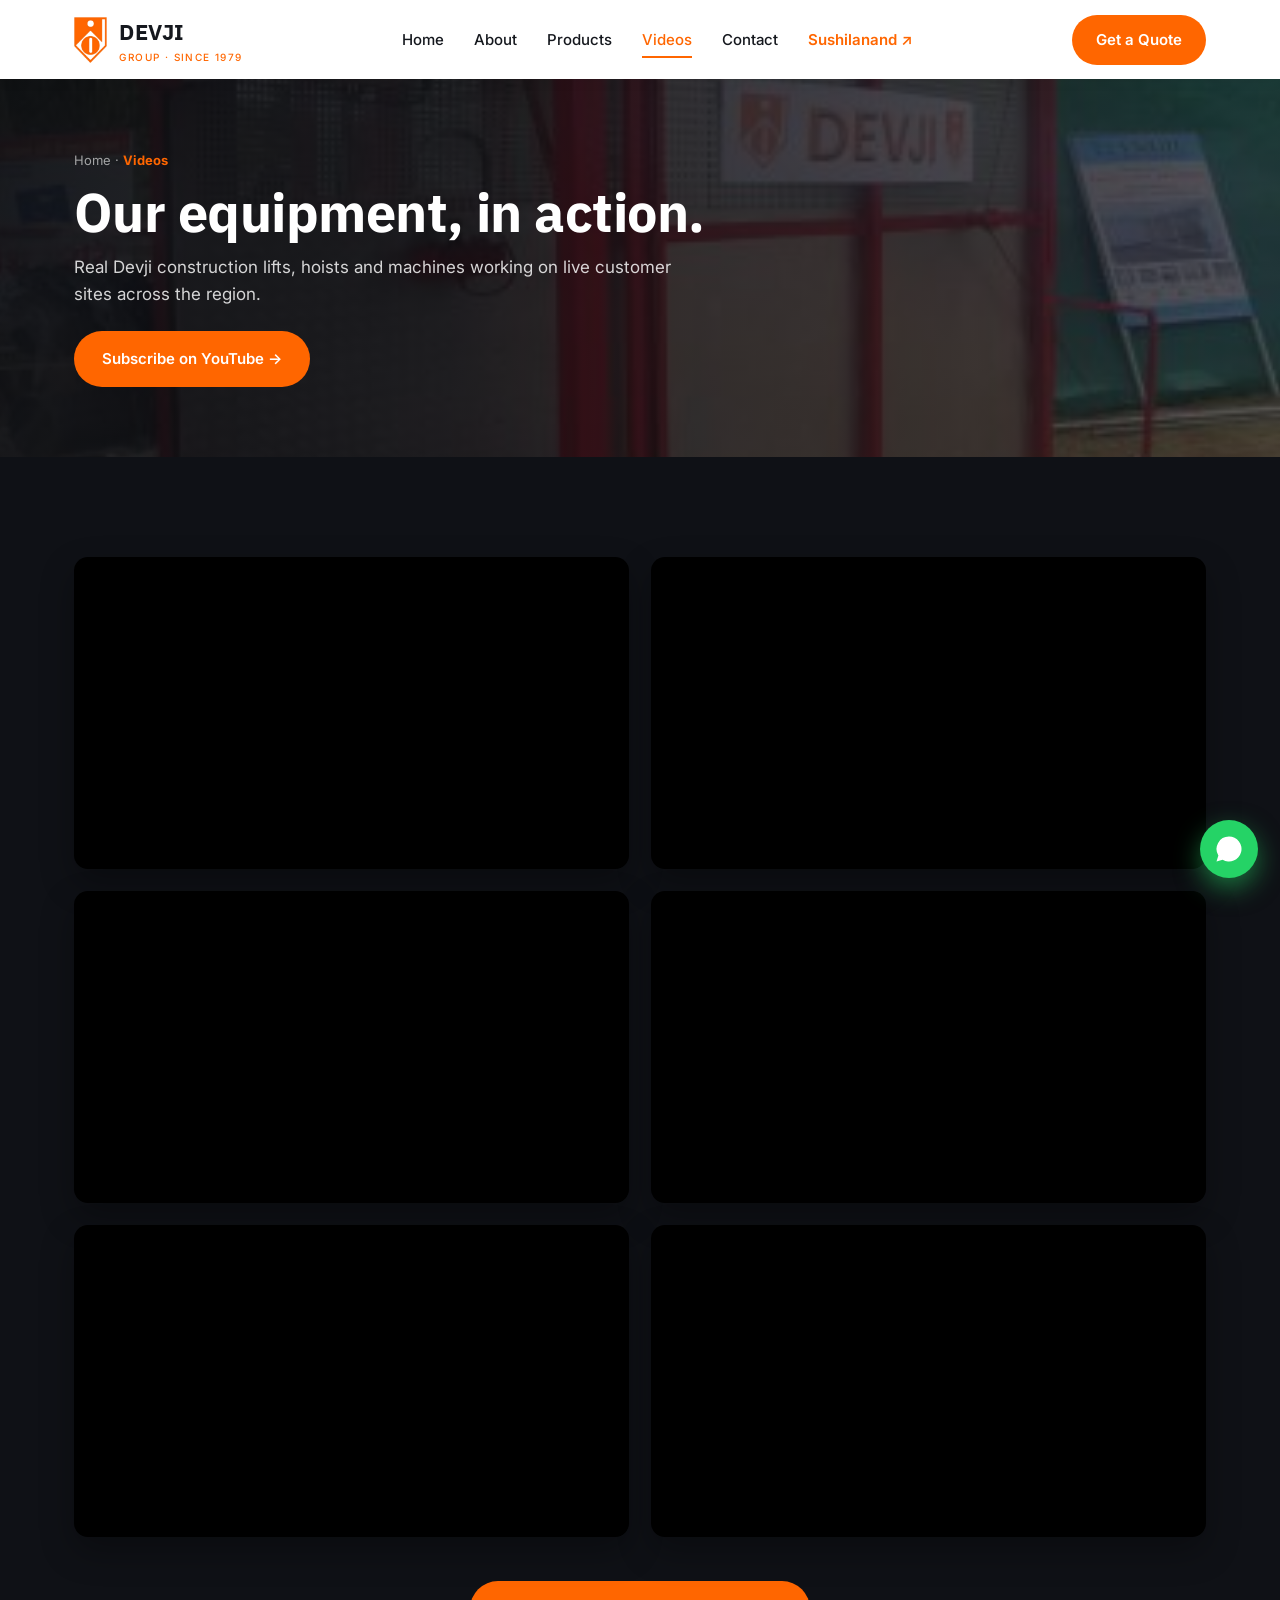
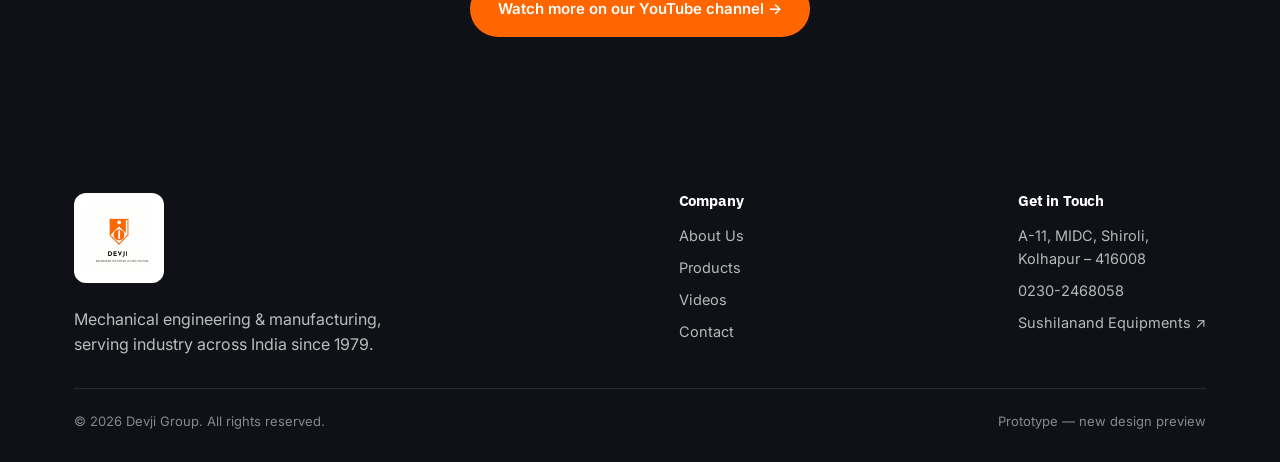
<file: videos.html>
<!doctype html>
<html lang="en">
<head>
<meta charset="utf-8">
<meta name="viewport" content="width=device-width, initial-scale=1">
<title>Videos — Devji Industries</title>
<link rel="icon" href="assets/devji-shield.png">
<link rel="preconnect" href="https://fonts.googleapis.com"><link rel="preconnect" href="https://fonts.gstatic.com" crossorigin>
<link href="https://fonts.googleapis.com/css2?family=Inter:wght@400;500;600;700&family=IBM+Plex+Sans:wght@500;600;700&display=swap" rel="stylesheet">
<link rel="stylesheet" href="assets/style.css">
</head>
<body>

<header id="hdr">
  <div class="wrap nav">
    <a class="brand" href="index.html"><img class="mark-img" src="assets/devji-shield.png" alt="Devji"><span>DEVJI<small>Group · Since 1979</small></span></a>
    <nav class="links"><a href="index.html">Home</a><a href="about.html">About</a><a href="products.html">Products</a><a href="videos.html" class="current">Videos</a><a href="contact.html">Contact</a><a href="sushilanand.html" class="accent">Sushilanand ↗</a></nav>
    <a class="btn btn-primary" href="contact.html">Get a Quote</a>
    <button class="hamb" id="hamb" aria-label="Menu"><span></span><span></span><span></span></button>
  </div>
</header>
<div class="mobile-nav" id="mnav"><a href="index.html">Home</a><a href="about.html">About</a><a href="products.html">Products</a><a href="videos.html">Videos</a><a href="contact.html">Contact</a><a href="sushilanand.html">Sushilanand Equipments ↗</a><a class="btn btn-primary" href="contact.html">Get a Quote</a></div>

<section class="page-hero"><div class="pbg" style="background-image:url('assets/cat/man-material-lift.jpg')"></div>
  <div class="wrap"><div class="crumb">Home · <b>Videos</b></div><h1>Our equipment, in action.</h1><p>Real Devji construction lifts, hoists and machines working on live customer sites across the region.</p>
  <div style="margin-top:22px"><a class="btn btn-primary" href="https://www.youtube.com/@DEVJIINDUSTRIESKOLHAPUR" target="_blank" rel="noopener">Subscribe on YouTube →</a></div></div>
</section>

<section class="pad videos-sec">
  <div class="wrap">
    <div class="vgrid">
      <div class="vid reveal"><iframe src="https://www.youtube-nocookie.com/embed/VjLJBnm6mVE" title="Platform Lifts Manufactured by Devji" loading="lazy" allow="accelerometer; encrypted-media; gyroscope; picture-in-picture" allowfullscreen></iframe></div>
      <div class="vid reveal d1"><iframe src="https://www.youtube-nocookie.com/embed/5WIGZxOyjjI" title="Devji Kolhapur" loading="lazy" allow="accelerometer; encrypted-media; gyroscope; picture-in-picture" allowfullscreen></iframe></div>
      <div class="vid reveal"><iframe src="https://www.youtube-nocookie.com/embed/K3_Rmi1LE4A" title="Devji Kolhapur" loading="lazy" allow="accelerometer; encrypted-media; gyroscope; picture-in-picture" allowfullscreen></iframe></div>
      <div class="vid reveal d1"><iframe src="https://www.youtube-nocookie.com/embed/a89C7Y24kak" title="Devji Kolhapur" loading="lazy" allow="accelerometer; encrypted-media; gyroscope; picture-in-picture" allowfullscreen></iframe></div>
      <div class="vid reveal"><iframe src="https://www.youtube-nocookie.com/embed/lz4HhzY7Jwg" title="Devji Kolhapur" loading="lazy" allow="accelerometer; encrypted-media; gyroscope; picture-in-picture" allowfullscreen></iframe></div>
      <div class="vid reveal d1"><iframe src="https://www.youtube-nocookie.com/embed/4kSqDMNg6Wk" title="Devji Kolhapur" loading="lazy" allow="accelerometer; encrypted-media; gyroscope; picture-in-picture" allowfullscreen></iframe></div>
    </div>
    <div style="text-align:center;margin-top:44px"><a class="btn btn-primary" href="https://www.youtube.com/@DEVJIINDUSTRIESKOLHAPUR" target="_blank" rel="noopener">Watch more on our YouTube channel →</a></div>
  </div>
</section>

<footer><div class="wrap">
  <div class="foot-top">
    <div class="foot-brand"><span class="foot-logo"><img src="assets/devji-logo.png" alt="Devji Industries"></span><p>Mechanical engineering &amp; manufacturing, serving industry across India since 1979.</p></div>
    <div class="foot-col"><h4>Company</h4><a href="about.html">About Us</a><a href="products.html">Products</a><a href="videos.html">Videos</a><a href="contact.html">Contact</a></div>
    <div class="foot-col"><h4>Get in Touch</h4><p>A-11, MIDC, Shiroli,<br>Kolhapur – 416008</p><a href="tel:02302468058">0230-2468058</a><a href="sushilanand.html">Sushilanand Equipments ↗</a></div>
  </div>
  <div class="foot-bottom"><span>© 2026 Devji Group. All rights reserved.</span><span>Prototype — new design preview</span></div>
</div></footer>

<a class="wa-float" href="https://wa.me/919890824779" target="_blank" rel="noopener" aria-label="WhatsApp"><svg viewBox="0 0 24 24"><path d="M17.5 14.4c-.3-.2-1.7-.9-2-1-.3-.1-.5-.2-.7.1l-.9 1.1c-.2.2-.3.2-.6.1a8 8 0 0 1-2.4-1.5 9 9 0 0 1-1.6-2c-.2-.3 0-.5.1-.6l.5-.6c.1-.2.2-.3.3-.5s0-.4 0-.5l-.9-2.2c-.2-.6-.5-.5-.7-.5H6.7c-.2 0-.5.1-.7.3a3 3 0 0 0-1 2.4A5.5 5.5 0 0 0 6.2 12a12 12 0 0 0 4.6 4c.6.3 1.1.4 1.5.6.6.2 1.2.2 1.6.1.5-.1 1.7-.7 1.9-1.4.2-.6.2-1.2.2-1.3l-.5-.6zM12 2a10 10 0 0 0-8.5 15.2L2 22l4.9-1.4A10 10 0 1 0 12 2z"/></svg></a>
<script src="assets/app.js"></script>
</body>
</html>
</file>
<file: assets/style.css>
/* ===== Devji / shared styles ===== */
@view-transition { navigation: auto; }
::view-transition-old(root){animation:vtOut .28s ease both}
::view-transition-new(root){animation:vtIn .34s ease both}
@keyframes vtOut{to{opacity:0;transform:translateY(-8px)}}
@keyframes vtIn{from{opacity:0;transform:translateY(12px)}to{opacity:1;transform:none}}

:root{
  --orange:#FF6600; --orange-dark:#e25200; --ink:#15181e; --ink-2:#232833;
  --grey:#6b7280; --line:#e7e9ee; --bg:#ffffff; --bg-soft:#f6f7f9; --wa:#25D366;
  --radius:16px; --maxw:1180px; --display:'IBM Plex Sans',system-ui,sans-serif;
}
*{box-sizing:border-box;margin:0;padding:0}
html{scroll-behavior:smooth;overflow-x:clip;width:100%}
body{font-family:'Inter',system-ui,Arial,sans-serif;color:var(--ink);background:var(--bg);line-height:1.6;-webkit-font-smoothing:antialiased;overflow-x:clip;width:100%;max-width:100%;position:relative}
/* keep the headline phrase on one line only on wider screens */
.hero h1 .hl{white-space:nowrap}
h1,h2,h3,h4,.display{font-family:var(--display);line-height:1.1;letter-spacing:-.01em}
a{text-decoration:none;color:inherit}
img{max-width:100%}
.wrap{max-width:var(--maxw);margin:0 auto;padding:0 24px}
.eyebrow{font-weight:700;font-size:13px;letter-spacing:.18em;text-transform:uppercase;color:var(--orange)}
.btn{display:inline-flex;align-items:center;gap:8px;font-weight:600;font-size:15px;padding:14px 26px;border-radius:999px;transition:.25s ease;cursor:pointer;border:2px solid transparent}
.btn-primary{background:var(--orange);color:#fff}
.btn-primary:hover{background:var(--orange-dark);transform:translateY(-2px);box-shadow:0 10px 24px rgba(255,102,0,.35)}
.btn-ghost{background:transparent;color:#fff;border-color:rgba(255,255,255,.5)}
.btn-ghost:hover{background:#fff;color:var(--ink);transform:translateY(-2px)}
.btn-dark{background:var(--ink);color:#fff}
.btn-dark:hover{background:var(--ink-2);transform:translateY(-2px)}
.btn-wa{background:var(--wa);color:#fff}
.btn-wa:hover{filter:brightness(1.06);transform:translateY(-2px);box-shadow:0 10px 24px rgba(37,211,102,.4)}
.sec-head{text-align:center;max-width:680px;margin:0 auto 54px}
.sec-head h2{font-size:clamp(28px,4vw,44px);font-weight:700;margin:12px 0 14px}
.sec-head p{color:var(--grey);font-size:17px}
section.pad{padding:100px 0}

/* HEADER */
header{position:fixed;top:0;left:0;right:0;z-index:60;transition:.3s ease;background:#fff;box-shadow:0 2px 14px rgba(0,0,0,.05);padding:14px 0}
header.scrolled{box-shadow:0 6px 24px rgba(0,0,0,.09);padding:9px 0}
.nav{display:flex;align-items:center;justify-content:space-between}
.brand{display:flex;align-items:center;gap:12px;font-family:var(--display);font-weight:700;font-size:22px;letter-spacing:.02em;color:var(--ink)}
.brand .mark-img{height:46px;width:auto;display:block;flex:0 0 auto;transition:.3s}
header.scrolled .brand .mark-img{height:40px}
.brand small{display:block;font-family:'Inter';font-weight:500;font-size:10px;letter-spacing:.14em;color:var(--orange);text-transform:uppercase}
nav.links{display:flex;align-items:center;gap:30px}
nav.links a{font-weight:500;font-size:15px;color:var(--ink);transition:.2s;position:relative}
nav.links a::after{content:"";position:absolute;left:0;bottom:-6px;width:0;height:2px;background:var(--orange);transition:.25s}
nav.links a:hover{color:var(--orange)} nav.links a:hover::after{width:100%}
nav.links a.current{color:var(--orange)} nav.links a.current::after{width:100%}
nav.links a.accent{color:var(--orange);font-weight:600}
.nav .btn{padding:11px 22px}
.hamb{display:none;flex-direction:column;gap:5px;background:none;border:0;cursor:pointer;padding:6px}
.hamb span{width:26px;height:2.5px;background:var(--ink);border-radius:2px;transition:.3s}
.mobile-nav{position:fixed;inset:0;background:#fff;z-index:55;opacity:0;visibility:hidden;pointer-events:none;transition:opacity .3s ease, visibility .3s ease;display:flex;flex-direction:column;justify-content:center;gap:8px;padding:40px}
.mobile-nav.open{opacity:1;visibility:visible;pointer-events:auto}
.mobile-nav a{font-family:var(--display);font-weight:600;font-size:26px;padding:14px 0;border-bottom:1px solid var(--line)}
.mobile-nav .btn{margin-top:20px;justify-content:center}
@media(max-width:860px){nav.links,.nav>.btn{display:none} .hamb{display:flex}}

/* HERO (home) */
.hero{position:relative;min-height:100vh;display:flex;align-items:center;overflow:hidden;color:#fff}
.hero-parallax{position:absolute;inset:-12% 0;will-change:transform}
.hero-bg{width:100%;height:100%;background:url('hero-cnc.png') center/cover no-repeat;transform:scale(1.06);animation:kenburns 24s ease-in-out infinite alternate}
@keyframes kenburns{to{transform:scale(1.18)}}
.hero-overlay{position:absolute;inset:0;background:linear-gradient(105deg,rgba(10,12,16,.93) 0%,rgba(10,12,16,.72) 42%,rgba(10,12,16,.32) 100%)}
.hero .wrap{position:relative;z-index:2;padding-top:90px;padding-bottom:60px}
.hero-inner{max-width:780px}
.hero h1{font-size:clamp(38px,6vw,66px);font-weight:700;margin:18px 0 20px}
.rot{display:inline-block;color:var(--orange)}
.rot span{display:inline-block;transition:opacity .4s ease,transform .4s ease}
.rot span.out{opacity:0;transform:translateY(-14px)}
.hero p.lead{font-size:clamp(16px,2vw,20px);color:rgba(255,255,255,.85);max-width:600px;margin-bottom:34px}
.hero-cta{display:flex;gap:14px;flex-wrap:wrap}
.hero-scroll{position:absolute;bottom:24px;left:50%;transform:translateX(-50%);z-index:2;color:rgba(255,255,255,.7);font-size:12px;letter-spacing:.2em;text-transform:uppercase;display:flex;flex-direction:column;align-items:center;gap:8px}
.hero-scroll i{width:1px;height:34px;background:linear-gradient(rgba(255,255,255,.7),transparent);animation:pulse 1.8s infinite}
@keyframes pulse{0%,100%{opacity:.3}50%{opacity:1}}

/* PAGE HERO (interior pages) */
.page-hero{position:relative;padding:150px 0 70px;color:#fff;overflow:hidden}
.page-hero .pbg{position:absolute;inset:0;background-size:cover;background-position:center;transform:scale(1.05)}
.page-hero::after{content:"";position:absolute;inset:0;background:linear-gradient(100deg,rgba(10,12,16,.92),rgba(10,12,16,.6))}
.page-hero .wrap{position:relative;z-index:2}
.page-hero h1{font-size:clamp(34px,5vw,54px);font-weight:700;margin:12px 0 12px}
.page-hero p{color:rgba(255,255,255,.82);max-width:620px;font-size:17px}
.crumb{font-size:13px;color:rgba(255,255,255,.6);margin-bottom:6px}.crumb b{color:var(--orange)}

/* TRUST */
.trust{background:var(--ink);color:#fff}
.trust .wrap{display:flex;flex-wrap:wrap;justify-content:space-between;gap:18px;padding:22px 24px}
.trust .item{display:flex;align-items:center;gap:10px;font-weight:500;font-size:15px;color:rgba(255,255,255,.9)}
.trust .item b{color:var(--orange);font-family:var(--display);font-weight:700}
.trust .dot{width:7px;height:7px;border-radius:50%;background:var(--orange)}

/* ABOUT */
.about{display:grid;grid-template-columns:1.05fr .95fr;gap:60px;align-items:center}
@media(max-width:900px){.about{grid-template-columns:1fr;gap:40px}}
.about h2{font-size:clamp(28px,4vw,44px);font-weight:700;margin:14px 0 20px}
.about p{color:#4b5563;margin-bottom:16px;font-size:16.5px}
.checks{list-style:none;margin:24px 0 30px;display:grid;grid-template-columns:1fr 1fr;gap:12px 20px}
@media(max-width:520px){.checks{grid-template-columns:1fr}}
.checks li{display:flex;align-items:flex-start;gap:10px;font-weight:500;font-size:15px}
.checks .tick{flex:0 0 22px;width:22px;height:22px;border-radius:50%;background:rgba(255,102,0,.12);color:var(--orange);display:grid;place-items:center;font-size:12px;font-weight:800;margin-top:2px}
.about-visual{position:relative}
.about-frame{border-radius:var(--radius);overflow:hidden;box-shadow:0 30px 60px rgba(0,0,0,.15)}
.about-frame img{width:100%;height:100%;max-height:520px;object-fit:cover;display:block}
.float-card{position:absolute;left:-24px;bottom:-24px;background:var(--orange);color:#fff;border-radius:14px;padding:22px 26px;box-shadow:0 20px 40px rgba(255,102,0,.4)}
.float-card .num{font-family:var(--display);font-weight:700;font-size:40px;line-height:1}
.float-card .lbl{font-size:13px;font-weight:600;letter-spacing:.03em;opacity:.95}
@media(max-width:900px){.float-card{left:16px;bottom:-20px}}
.clip{clip-path:inset(0 100% 0 0);transition:clip-path 1s cubic-bezier(.7,0,.2,1)}
.clip.in{clip-path:inset(0 0 0 0)}

/* WHY */
.why{display:grid;grid-template-columns:repeat(4,1fr);gap:26px}
@media(max-width:860px){.why{grid-template-columns:1fr 1fr}}
@media(max-width:520px){.why{grid-template-columns:1fr}}
.why-item{text-align:center;padding:12px}
.why-ic{width:64px;height:64px;margin:0 auto 18px;border-radius:16px;background:rgba(255,102,0,.1);display:grid;place-items:center;color:var(--orange)}
.why-ic svg{width:30px;height:30px;stroke:currentColor;fill:none;stroke-width:1.8}
.why-item h4{font-size:18px;font-weight:700;margin-bottom:8px}
.why-item p{color:var(--grey);font-size:15px}

/* CAPABILITIES */
.caps-sec{background:var(--bg-soft)}
.caps{display:grid;grid-template-columns:repeat(3,1fr);gap:24px}
@media(max-width:900px){.caps{grid-template-columns:1fr 1fr}}
@media(max-width:600px){.caps{grid-template-columns:1fr}}
.cap{position:relative;height:330px;border-radius:var(--radius);overflow:hidden;cursor:pointer;box-shadow:0 12px 30px rgba(0,0,0,.08)}
.cap img{position:absolute;inset:0;width:100%;height:100%;object-fit:cover;filter:brightness(.94) contrast(1.05) saturate(1.05);transition:transform .7s cubic-bezier(.2,.6,.2,1)}
.cap:hover img{transform:scale(1.09)}
.cap::after{content:"";position:absolute;inset:0;background:linear-gradient(transparent 32%,rgba(10,12,16,.92));transition:.4s}
.cap-body{position:absolute;left:24px;right:24px;bottom:24px;z-index:2;color:#fff}
.cap-bar{width:38px;height:3px;background:var(--orange);border-radius:2px;margin-bottom:14px;transition:width .4s}
.cap:hover .cap-bar{width:64px}
.cap-body h3{font-size:21px;font-weight:700}
.cap-desc{max-height:0;overflow:hidden;opacity:0;transition:.45s ease;font-size:14.5px;color:rgba(255,255,255,.82)}
.cap:hover .cap-desc{max-height:110px;opacity:1;margin-top:8px}
.cap-more{display:inline-flex;gap:6px;color:var(--orange);font-weight:600;font-size:14px;margin-top:10px;opacity:0;transform:translateY(6px);transition:.45s}
.cap:hover .cap-more{opacity:1;transform:none}

/* INFRASTRUCTURE bento */
.bento{display:grid;grid-template-columns:repeat(4,1fr);grid-auto-rows:228px;gap:16px}
@media(max-width:760px){.bento{grid-template-columns:1fr 1fr;grid-auto-rows:170px}}
.bt{position:relative;border-radius:14px;overflow:hidden;box-shadow:0 12px 30px rgba(0,0,0,.08)}
.bt img{position:absolute;inset:0;width:100%;height:100%;object-fit:cover;filter:brightness(.95) contrast(1.05);transition:transform .7s cubic-bezier(.2,.6,.2,1)}
.bt:hover img{transform:scale(1.08)}
.bt::after{content:"";position:absolute;inset:0;background:linear-gradient(transparent 45%,rgba(10,12,16,.82))}
.bt span{position:absolute;left:18px;bottom:15px;z-index:2;color:#fff;font-family:var(--display);font-weight:600;font-size:16px}
.bt.big{grid-column:span 2;grid-row:span 2}

/* HOW WE WORK */
.steps{display:grid;grid-template-columns:repeat(3,1fr);gap:30px}
@media(max-width:760px){.steps{grid-template-columns:1fr;gap:20px}}
.step{position:relative;padding:34px 30px;background:#fff;border:1px solid var(--line);border-radius:var(--radius);transition:.3s}
.step:hover{border-color:var(--orange);box-shadow:0 16px 34px rgba(0,0,0,.07);transform:translateY(-4px)}
.step .no{font-family:var(--display);font-weight:700;font-size:44px;color:rgba(255,102,0,.22);line-height:1}
.step h4{font-size:20px;font-weight:700;margin:8px 0 10px}
.step p{color:var(--grey);font-size:15px}

/* PRODUCTS CATALOG */
.catalog{display:grid;grid-template-columns:repeat(4,1fr);gap:20px}
@media(max-width:1000px){.catalog{grid-template-columns:repeat(3,1fr)}}
@media(max-width:760px){.catalog{grid-template-columns:1fr 1fr}}
@media(max-width:480px){.catalog{grid-template-columns:1fr}}
.pcard{background:#fff;border:1px solid var(--line);border-radius:14px;overflow:hidden;transition:.3s}
.pcard:hover{transform:translateY(-5px);box-shadow:0 18px 38px rgba(0,0,0,.1);border-color:transparent}
.pcard .img{aspect-ratio:4/3;overflow:hidden;background:#f0f0f0}
.pcard .img img{width:100%;height:100%;object-fit:cover;transition:transform .6s}
.pcard:hover .img img{transform:scale(1.06)}
.pcard .body{padding:15px 17px}
.pcard .tag{display:inline-block;font-size:11px;font-weight:600;color:var(--orange);background:rgba(255,102,0,.1);padding:3px 9px;border-radius:999px;margin-bottom:9px}
.pcard h3{font-size:15.5px;font-weight:600;margin-bottom:5px}
.pcard p{font-size:13px;color:var(--grey);line-height:1.45}
/* product filter chips */
.filters{display:flex;flex-wrap:wrap;gap:10px;justify-content:center;margin-bottom:40px}
.chip{font-size:14px;font-weight:600;padding:9px 18px;border-radius:999px;border:1.5px solid var(--line);background:#fff;color:var(--ink);cursor:pointer;transition:.2s}
.chip:hover{border-color:var(--orange);color:var(--orange)}
.chip.active{background:var(--orange);color:#fff;border-color:var(--orange)}
.pcard.hide{display:none}

/* VIDEOS */
.videos-sec{background:#0f1116;color:#fff}
.videos-sec .sec-head h2{color:#fff}
.vgrid{display:grid;grid-template-columns:repeat(2,1fr);gap:22px}
@media(max-width:760px){.vgrid{grid-template-columns:1fr}}
.vid{position:relative;border-radius:14px;overflow:hidden;aspect-ratio:16/9;background:#000;box-shadow:0 14px 34px rgba(0,0,0,.3)}
.vid iframe{width:100%;height:100%;border:0;display:block}

/* STATS gauges */
.stats{background:#0f1116;color:#fff}
.stats .wrap{display:grid;grid-template-columns:repeat(4,1fr);gap:24px;padding:56px 24px}
@media(max-width:760px){.stats .wrap{grid-template-columns:1fr 1fr;gap:44px 24px}}
.gauge{text-align:center}
.gauge .ring{position:relative;width:206px;height:206px;margin:0 auto 18px}
.gauge svg{transform:rotate(-90deg)}
.gauge .track{fill:none;stroke:rgba(255,255,255,.09);stroke-width:6.5}
.gauge .prog{fill:none;stroke:var(--orange);stroke-width:6.5;stroke-linecap:round;stroke-dasharray:339;stroke-dashoffset:339;transition:stroke-dashoffset 1.6s cubic-bezier(.2,.7,.2,1)}
.gauge .val{position:absolute;inset:0;display:flex;align-items:center;justify-content:center;font-family:var(--display);font-weight:700;font-size:36px;letter-spacing:-.02em}
.gauge .lbl{color:rgba(255,255,255,.65);font-weight:500;font-size:16px;max-width:190px;margin:0 auto}

/* TESTIMONIAL */
.testi{background:var(--bg-soft)}
.testi .card{max-width:840px;margin:0 auto;text-align:center}
.testi .qmark{font-family:var(--display);font-size:80px;line-height:.6;color:var(--orange);opacity:.35}
.testi blockquote{font-family:var(--display);font-weight:500;font-size:clamp(22px,3vw,32px);line-height:1.35;letter-spacing:-.01em;margin:10px 0 26px}
.testi .who{font-weight:600}.testi .who span{color:var(--grey);font-weight:400}

/* CLIENTS marquee */
.clients{padding:64px 0;background:#fff;border-top:1px solid var(--line);border-bottom:1px solid var(--line)}
.clients .cap-note{text-align:center;color:var(--grey);font-weight:600;font-size:13px;letter-spacing:.16em;text-transform:uppercase;margin-bottom:34px}
.marquee{overflow:hidden;-webkit-mask-image:linear-gradient(90deg,transparent,#000 12%,#000 88%,transparent);mask-image:linear-gradient(90deg,transparent,#000 12%,#000 88%,transparent)}
.mtrack{display:flex;align-items:center;gap:76px;width:max-content;animation:scroll 26s linear infinite}
@keyframes scroll{to{transform:translateX(-50%)}}
.mtrack img{height:56px;width:auto;filter:grayscale(1);opacity:.55;transition:.3s}
.mtrack img:hover{filter:none;opacity:1}

/* CONTACT */
.contact{position:relative;overflow:hidden}
.contact-grid{display:grid;grid-template-columns:.85fr 1.15fr;gap:0;border-radius:20px;overflow:hidden;box-shadow:0 30px 70px rgba(0,0,0,.12)}
@media(max-width:820px){.contact-grid{grid-template-columns:1fr}}
.c-info{background:#0f1116;color:#fff;padding:48px 44px}
.c-info h2{font-size:32px;font-weight:700;margin-bottom:14px}
.c-info>p{color:rgba(255,255,255,.72);margin-bottom:28px}
.c-line{display:flex;align-items:center;gap:14px;margin-bottom:18px;font-size:15px}
.c-line .ci{width:42px;height:42px;flex:0 0 42px;border-radius:11px;background:rgba(255,255,255,.08);display:grid;place-items:center;color:var(--orange)}
.c-line .ci svg{width:20px;height:20px;stroke:currentColor;fill:none;stroke-width:1.8}
.c-line b{display:block;font-family:var(--display)} .c-line span{color:rgba(255,255,255,.6);font-size:13.5px}
.c-btns{display:flex;gap:12px;flex-wrap:wrap;margin-top:26px}
.c-form{background:#fff;padding:48px 44px}
.c-form h3{font-size:22px;font-weight:700;margin-bottom:6px}
.c-form>p{color:var(--grey);font-size:14.5px;margin-bottom:24px}
.field{margin-bottom:16px}
.field label{display:block;font-size:13px;font-weight:600;color:var(--ink);margin-bottom:6px}
.field input,.field select,.field textarea{width:100%;padding:13px 15px;border:1.5px solid var(--line);border-radius:11px;font-family:inherit;font-size:15px;color:var(--ink);transition:.2s;background:#fff}
.field input:focus,.field select:focus,.field textarea:focus{outline:none;border-color:var(--orange);box-shadow:0 0 0 3px rgba(255,102,0,.12)}
.field-row{display:grid;grid-template-columns:1fr 1fr;gap:16px}
@media(max-width:520px){.field-row{grid-template-columns:1fr}}
.c-form .btn{width:100%;justify-content:center;margin-top:6px}

/* DEPARTMENTS (contact page) */
.depts{display:grid;grid-template-columns:repeat(4,1fr);gap:22px}
@media(max-width:900px){.depts{grid-template-columns:1fr 1fr}}
@media(max-width:520px){.depts{grid-template-columns:1fr}}
.dept{background:#fff;border:1px solid var(--line);border-radius:var(--radius);padding:28px 26px;transition:.3s}
.dept:hover{border-color:var(--orange);box-shadow:0 16px 36px rgba(0,0,0,.08);transform:translateY(-4px)}
.dept .dic{width:52px;height:52px;border-radius:13px;background:rgba(255,102,0,.1);color:var(--orange);display:grid;place-items:center;margin-bottom:16px}
.dept .dic svg{width:24px;height:24px;stroke:currentColor;fill:none;stroke-width:1.8}
.dept h4{font-size:17px;font-weight:700;margin-bottom:4px}
.dept .role{font-size:13px;color:var(--grey);margin-bottom:14px}
.dept .ph{font-family:var(--display);font-weight:600;font-size:16px;color:var(--ink)}
.dept .em{font-size:13.5px;color:var(--grey);margin-top:3px}

/* FOOTER */
footer{background:#0f1116;color:rgba(255,255,255,.72);padding:56px 0 30px}
.foot-top{display:flex;justify-content:space-between;flex-wrap:wrap;gap:30px;padding-bottom:30px;border-bottom:1px solid rgba(255,255,255,.1)}
.foot-brand{max-width:330px}
.foot-logo{background:#fff;border-radius:12px;padding:12px;display:inline-block;margin-bottom:16px}
.foot-logo img{height:66px;display:block}
.foot-col h4{color:#fff;font-family:var(--display);font-size:15px;margin-bottom:14px}
.foot-col a,.foot-col p{display:block;font-size:14.5px;margin-bottom:9px;color:rgba(255,255,255,.7)}
.foot-col a:hover{color:var(--orange)}
.foot-bottom{padding-top:22px;font-size:13px;color:rgba(255,255,255,.5);display:flex;justify-content:space-between;flex-wrap:wrap;gap:10px}

/* floating WhatsApp */
.wa-float{position:fixed;right:22px;bottom:22px;z-index:70;width:58px;height:58px;border-radius:50%;background:var(--wa);display:grid;place-items:center;box-shadow:0 10px 26px rgba(37,211,102,.5);animation:bob 2.6s ease-in-out infinite}
.wa-float svg{width:30px;height:30px;fill:#fff}
@keyframes bob{50%{transform:translateY(-6px)}}

.reveal{opacity:0;transform:translateY(34px);transition:opacity .7s ease,transform .7s ease}
.reveal.in{opacity:1;transform:none}
.reveal.d1{transition-delay:.08s}.reveal.d2{transition-delay:.16s}.reveal.d3{transition-delay:.24s}

/* ============ MOBILE / RESPONSIVE FIXES ============ */
@media (max-width: 700px){
  /* keep "Engineering <word>," together on line 1; "built to last." on line 2 */
  .hero h1{font-size:clamp(20px,5.9vw,44px)}
  .hero h1 .hl{white-space:nowrap}
  .rot{white-space:nowrap}

  /* section rhythm tighter on phones */
  section.pad{padding:64px 0}
  .sec-head{margin-bottom:36px}
  .wrap{padding:0 20px}

  /* hero buttons stack full-width instead of running off-screen */
  .hero-cta{flex-direction:column;align-items:stretch}
  .hero-cta .btn{justify-content:center;width:100%}
  .btn{padding:13px 22px}

  /* page hero (interior pages) */
  .page-hero{padding:120px 0 52px}

  /* trust bar wraps cleanly */
  .trust .wrap{gap:12px 18px;padding:18px 20px}
  .trust .item{font-size:14px}

  /* gauges: never wider than the column */
  .stats .wrap{padding:48px 20px;gap:36px 18px}
  .gauge .ring{width:min(180px,60vw);height:min(180px,60vw)}
  .gauge svg{width:100%;height:100%}
  .gauge .val{font-size:clamp(26px,8vw,34px)}

  /* contact: info + form stack, comfortable padding */
  .c-info,.c-form{padding:34px 24px}
  .depts{gap:16px}

  /* about float card doesn't hang off the edge */
  .float-card{left:12px;right:auto;bottom:-18px;padding:16px 20px}
  .float-card .num{font-size:32px}

  /* infrastructure bento: simpler on phones */
  .bento{grid-template-columns:1fr 1fr;grid-auto-rows:150px}
  .bt.big{grid-column:span 2;grid-row:span 1;grid-auto-rows:200px}

  /* testimonials / quotes fit */
  .testi blockquote{font-size:clamp(19px,5.5vw,24px)}

  /* client marquee smaller */
  .mtrack{gap:48px}
  .mtrack img{height:44px}

  /* video grid single column already; keep 16:9 */
  .vgrid{gap:16px}
}

@media (max-width: 420px){
  .wrap{padding:0 16px}
  .brand{font-size:19px}
  .brand .mark-img{height:40px}
  .sec-head h2{font-size:26px}
}
</file>
